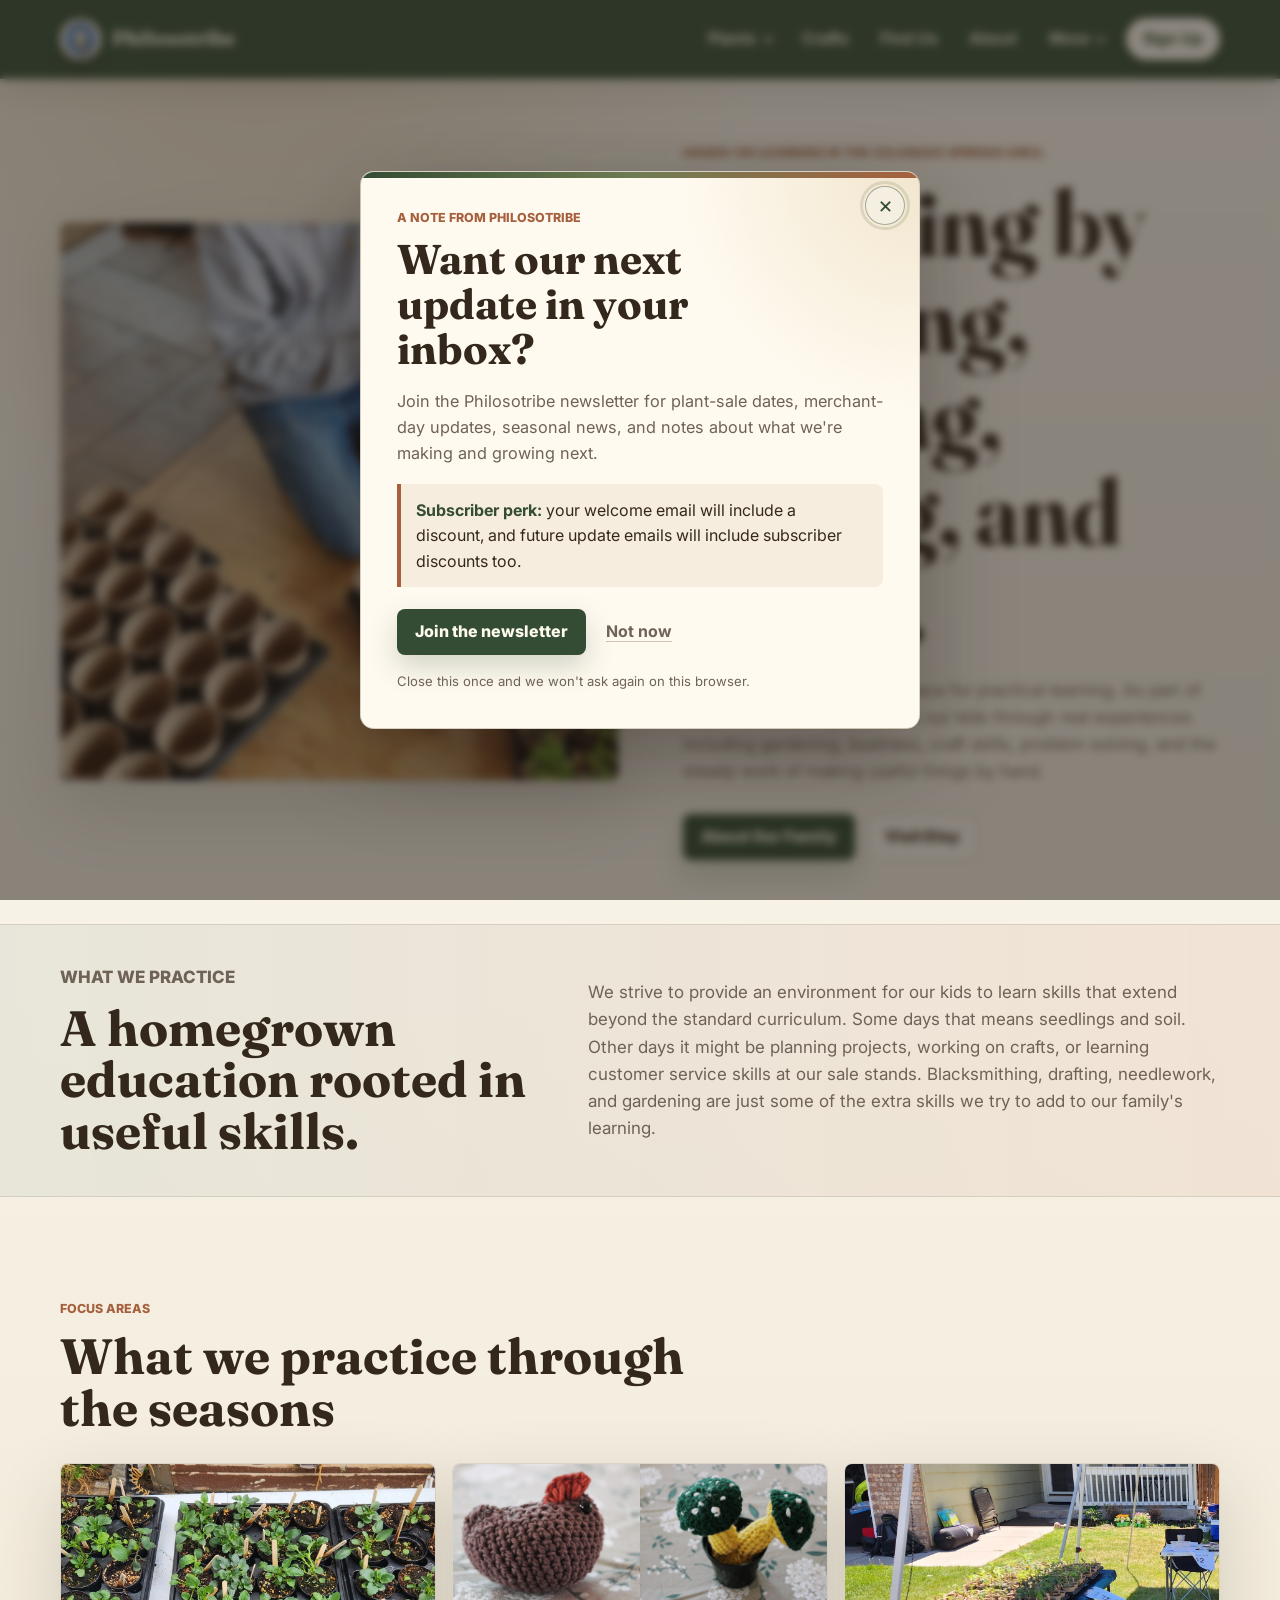
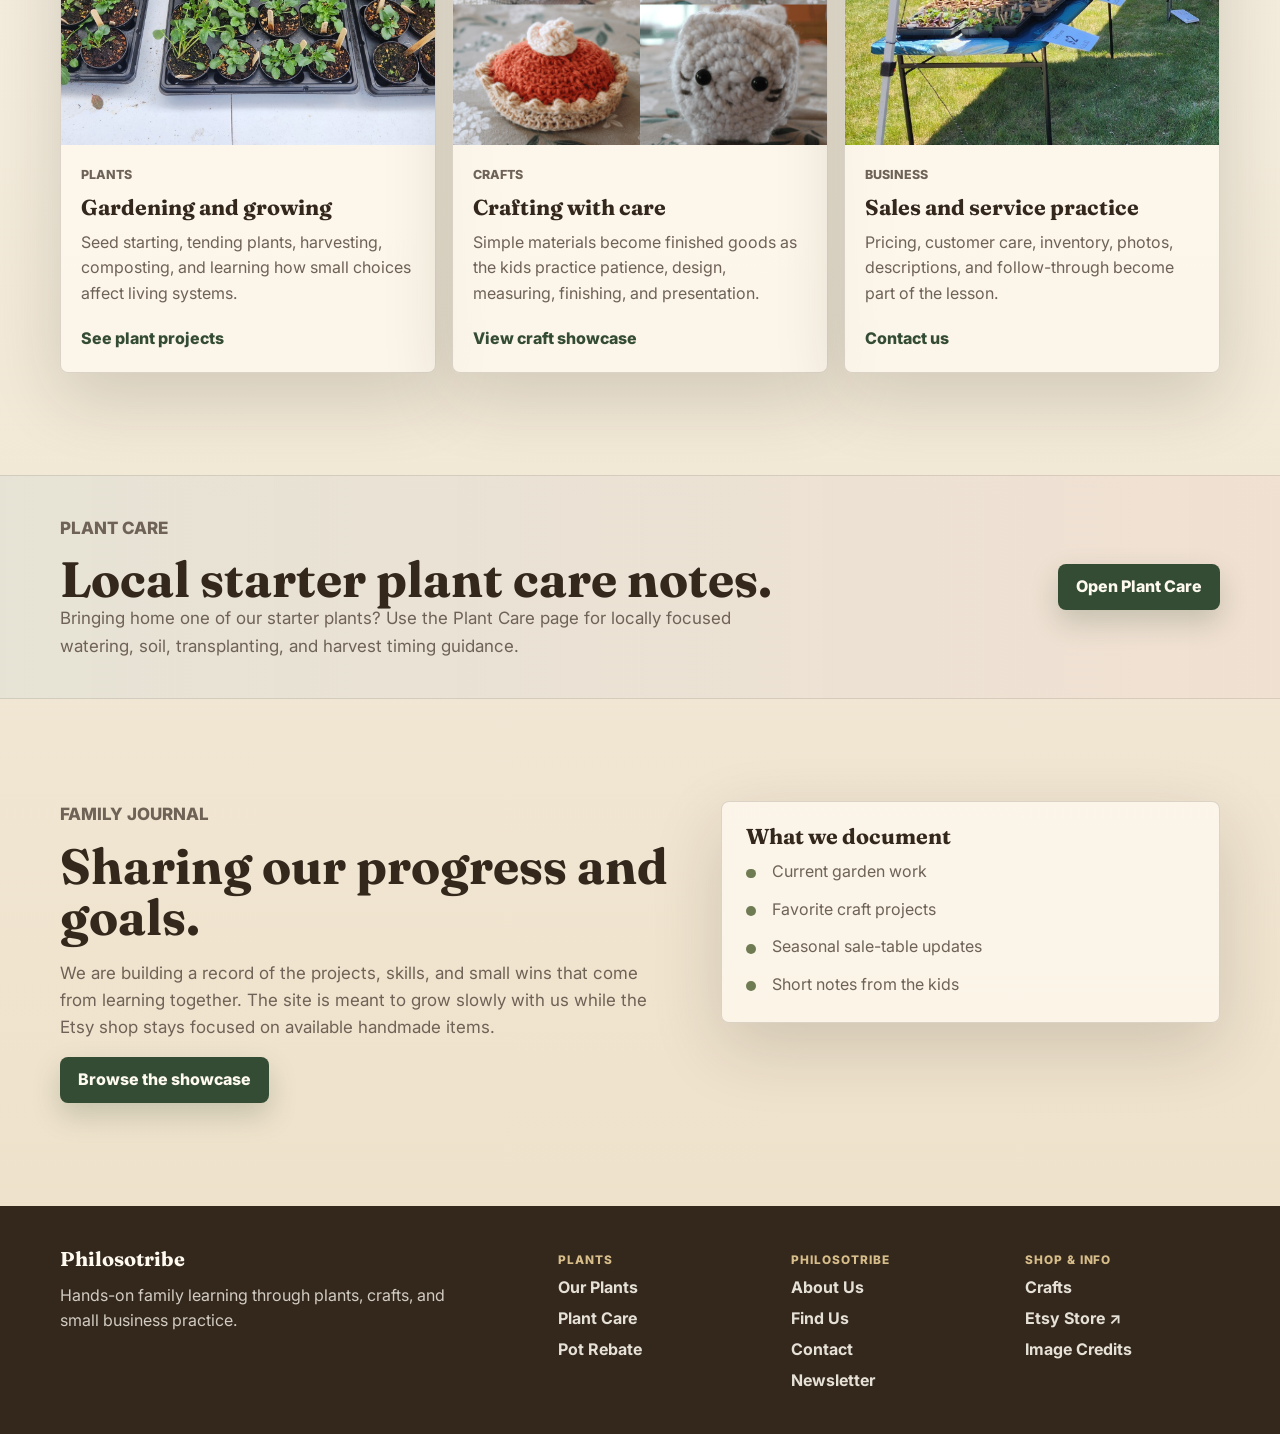
<file: index.html>
<!doctype html>
<html lang="en">
  <head>
    <meta charset="utf-8">
    <meta name="viewport" content="width=device-width, initial-scale=1">
    <meta http-equiv="Cache-Control" content="no-cache, no-store, must-revalidate">
    <meta http-equiv="Pragma" content="no-cache">
    <meta http-equiv="Expires" content="0">
    <meta
      name="description"
      content="Philosotribe is a local Colorado Springs family learning together through gardening, craft, business, and hands-on experience."
    >
    <title>Philosotribe | Hands-On Family Learning</title>
    <link rel="icon" type="image/png" href="assets/img/PhilosotribeIcon.png?v=2026-08-21-5">
    <link rel="apple-touch-icon" href="assets/img/PhilosotribeIcon.png?v=2026-08-21-5">
    <meta property="og:site_name" content="Philosotribe">
    <meta property="og:type" content="website">
    <meta property="og:title" content="Philosotribe | Hands-On Family Learning">
    <meta
      property="og:description"
      content="A Colorado Springs-area family learning through gardening, crafts, small business, and hands-on work."
    >
    <meta property="og:url" content="https://philosotribe.org/">
    <meta property="og:image" content="https://philosotribe.org/assets/img/OpenGraph.jpg?v=2026-08-21-5">
    <meta property="og:image:alt" content="Philosotribe logo">
    <meta name="twitter:card" content="summary_large_image">
    <link rel="preconnect" href="https://fonts.googleapis.com">
    <link rel="preconnect" href="https://fonts.gstatic.com" crossorigin>
    <link
      href="https://fonts.googleapis.com/css2?family=Fraunces:opsz,wght@9..144,600;9..144,700&family=Inter:wght@400;500;600;700&display=swap"
      rel="stylesheet"
    >
    <script>
      (function () {
        window.PHILOSOTRIBE_ASSET_ROOT = "";
        document.write('<script src="assets/js/site-version.js?bootstrap=' + Date.now() + '"><\/script>');
      }());
    </script>
    <script>
      (function () {
        const version = window.PHILOSOTRIBE_SITE_VERSION || "uncached";
        window.PHILOSOTRIBE_ASSET_VERSION = version;

        window.philosotribeAssetUrl = function (url) {
          if (!url || /^(?:data:|blob:|mailto:|tel:|javascript:)/i.test(url)) {
            return url;
          }

          try {
            const absolute = new URL(url, window.location.href);
            if (absolute.origin !== window.location.origin) {
              return url;
            }
          } catch (_) {
            return url;
          }

          const hashIndex = url.indexOf("#");
          const hash = hashIndex >= 0 ? url.slice(hashIndex) : "";
          const withoutHash = hashIndex >= 0 ? url.slice(0, hashIndex) : url;
          const queryIndex = withoutHash.indexOf("?");
          const path = queryIndex >= 0 ? withoutHash.slice(0, queryIndex) : withoutHash;
          const query = queryIndex >= 0 ? withoutHash.slice(queryIndex + 1) : "";
          const params = new URLSearchParams(query);
          params.set("v", version);
          return path + "?" + params.toString() + hash;
        };

        // If this browser has an older cached copy of this page, force a one-time
        // navigation to a versioned HTML URL when the site version changes.
        try {
          const pageKey = "philosotribe-page-version:" + window.location.pathname;
          const previousVersion = window.localStorage.getItem(pageKey);
          const pageUrl = new URL(window.location.href);
          const urlVersion = pageUrl.searchParams.get("_sitev");
          const versionChanged = previousVersion && previousVersion !== version;
          const staleVersionedUrl = urlVersion && urlVersion !== version;

          window.localStorage.setItem(pageKey, version);

          if ((versionChanged || staleVersionedUrl) && urlVersion !== version) {
            pageUrl.searchParams.set("_sitev", version);
            window.location.replace(pageUrl.toString());
            return;
          }
        } catch (_) {
          // Cache-busting of CSS, JS, and images still works when storage is disabled.
        }

        document.querySelectorAll('link[rel~="icon"], link[rel="apple-touch-icon"]').forEach((link) => {
          const href = link.getAttribute("href");
          if (href) {
            link.setAttribute("href", window.philosotribeAssetUrl(href));
          }
        });

        document.write('<link rel="stylesheet" href="' + window.philosotribeAssetUrl("assets/css/styles.css") + '">');
      }());
    </script>
    <noscript><link rel="stylesheet" href="assets/css/styles.css?v=2026-08-21-5"></noscript>
  </head>
  <body>
    <a class="skip-link" href="#main">Skip to content</a>

    <header class="site-header" data-site-header></header>
<main id="main">
      <section class="hero">
        <div class="hero-media">
          <img src="assets/img/site/home-learning.jpg?v=2026-08-21-5" alt="Hands-on potting and transplanting with starter plants">
        </div>
        <div class="hero-copy">
          <p class="eyebrow">Hands-on learning in the Colorado Springs area.</p>
          <h1>Learning by growing, making, selling, and doing.</h1>
          <p class="hero-text">
            Philosotribe is our family's space for practical learning. As part of our homeschooling, we teach our kids through real experiences including
            gardening, business, craft skills, problem solving, and the steady work of making useful things by hand.
          </p>
          <div class="hero-actions" aria-label="Primary links">
            <a class="button button-primary" href="about.html">About Our Family</a>
            <a class="button button-secondary" href="https://www.etsy.com/shop/Philosotribe" target="_blank" rel="noreferrer">Visit Etsy</a>
          </div>
        </div>
      </section>

      <section class="intro-band" aria-labelledby="learning-heading">
        <div class="content-grid">
          <div>
            <p class="eyebrow">What we practice</p>
            <h2 id="learning-heading">A homegrown education rooted in useful skills.</h2>
          </div>
          <p>
            We strive to provide an environment for our kids to learn skills that extend beyond the standard curriculum.
            Some days that means seedlings and soil. Other days it might be planning projects, working on crafts, or learning customer service skills at our sale stands.
            Blacksmithing, drafting, needlework, and gardening are just some of the extra skills we try to add to our family's learning.
          </p>
        </div>
      </section>

      <section class="feature-section" aria-labelledby="focus-heading">
        <div class="section-heading">
          <p class="eyebrow">Focus areas</p>
          <h2 id="focus-heading">What we practice through the seasons</h2>
        </div>

        <div class="feature-grid">
          <a class="feature-card feature-link-card" href="plants.html" aria-label="See plant projects">
            <img src="assets/img/site/home-plants.jpg?v=2026-08-21-5" alt="Trays of young starter plants in nursery pots" loading="lazy">
            <div class="feature-card-body">
              <p class="card-kicker">Plants</p>
              <h3>Gardening and growing</h3>
              <p>Seed starting, tending plants, harvesting, composting, and learning how small choices affect living systems.</p>
              <span class="text-link">See plant projects</span>
            </div>
          </a>

          <a class="feature-card feature-link-card" href="crafts.html" aria-label="View craft showcase">
            <img src="assets/img/site/home-crafts.jpg?v=2026-08-21-5" alt="Collage of handmade crochet chickens, mushrooms, pumpkin pie, and cube cat" loading="lazy">
            <div class="feature-card-body">
              <p class="card-kicker">Crafts</p>
              <h3>Crafting with care</h3>
              <p>Simple materials become finished goods as the kids practice patience, design, measuring, finishing, and presentation.</p>
              <span class="text-link">View craft showcase</span>
            </div>
          </a>

          <a class="feature-card feature-link-card" href="contact.html" aria-label="Contact Philosotribe">
            <img src="assets/img/site/market-table.jpg?v=2026-08-21-5" alt="Starter plants arranged on tables under a market canopy" loading="lazy">
            <div class="feature-card-body">
              <p class="card-kicker">Business</p>
              <h3>Sales and service practice</h3>
              <p>Pricing, customer care, inventory, photos, descriptions, and follow-through become part of the lesson.</p>
              <span class="text-link">Contact us</span>
            </div>
          </a>
        </div>
      </section>

      <section class="cta-band home-plant-care-cta">
        <div>
          <p class="eyebrow">Plant care</p>
          <h2>Local starter plant care notes.</h2>
          <p>
            Bringing home one of our starter plants? Use the Plant Care page for locally focused watering,
            soil, transplanting, and harvest timing guidance.
          </p>
        </div>
        <a class="button button-primary" href="plant-care.html">Open Plant Care</a>
      </section>

      <section class="split-section">
        <div class="split-copy">
          <p class="eyebrow">Family Journal</p>
          <h2>Sharing our progress and goals.</h2>
          <p>
            We are building a record of the projects, skills, and small wins that come from learning together.
            The site is meant to grow slowly with us while the Etsy shop stays focused on available handmade items.
          </p>
          <a class="button button-primary" href="crafts.html">Browse the showcase</a>
        </div>
        <div class="note-panel">
          <h3>What we document</h3>
          <ul class="check-list">
            <li>Current garden work</li>
            <li>Favorite craft projects</li>
            <li>Seasonal sale-table updates</li>
            <li>Short notes from the kids</li>
          </ul>
        </div>
      </section>
    </main>

    <footer class="site-footer" data-site-footer></footer>
<script>


      document.write('<script src="' + window.philosotribeAssetUrl("assets/js/site-navigation.js") + '"><\/script>');



      document.write('<script src="' + window.philosotribeAssetUrl("assets/js/main.js") + '"><\/script>');


    </script>
  </body>
</html>
</file>
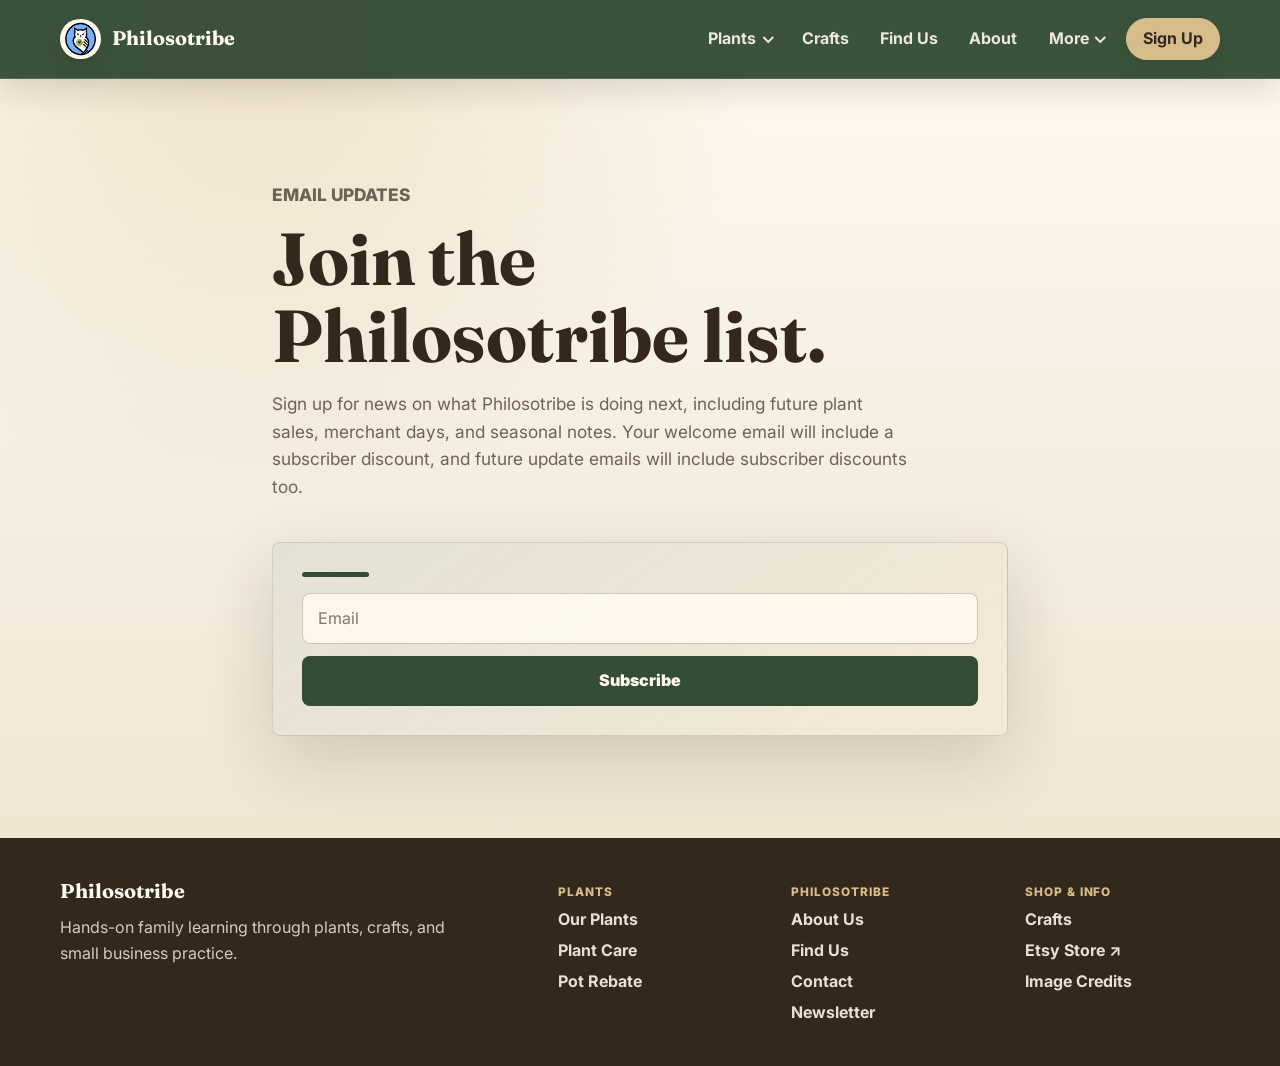
<file: sign-up/index.html>
<!doctype html>
<html lang="en">
  <head>
    <meta charset="utf-8">
    <meta name="viewport" content="width=device-width, initial-scale=1">
    <meta http-equiv="Cache-Control" content="no-cache, no-store, must-revalidate">
    <meta http-equiv="Pragma" content="no-cache">
    <meta http-equiv="Expires" content="0">
    <meta
      name="description"
      content="Sign up for Philosotribe email updates about plant sales, merchant days, seasonal notes, and subscriber discounts."
    >
    <title>Sign Up | Philosotribe</title>
    <link rel="icon" type="image/png" href="../assets/img/PhilosotribeIcon.png?v=2026-08-21-5">
    <link rel="apple-touch-icon" href="../assets/img/PhilosotribeIcon.png?v=2026-08-21-5">
    <meta property="og:site_name" content="Philosotribe">
    <meta property="og:type" content="website">
    <meta property="og:title" content="Sign Up | Philosotribe">
    <meta
      property="og:description"
      content="Join Philosotribe email updates for future sales, merchant days, and subscriber notes."
    >
    <meta property="og:url" content="https://philosotribe.org/sign-up/">
    <meta property="og:image" content="https://philosotribe.org/assets/img/OpenGraph.jpg?v=2026-08-21-5">
    <meta property="og:image:alt" content="Philosotribe logo">
    <meta name="twitter:card" content="summary_large_image">
    <link rel="canonical" href="https://philosotribe.org/sign-up/">
    <link rel="preconnect" href="https://fonts.googleapis.com">
    <link rel="preconnect" href="https://fonts.gstatic.com" crossorigin>
    <link rel="preconnect" href="https://assets.mailerlite.com">
    <link rel="preconnect" href="https://groot.mailerlite.com">
    <link
      href="https://fonts.googleapis.com/css2?family=Fraunces:opsz,wght@9..144,600;9..144,700&family=Inter:wght@400;500;600;700&display=swap"
      rel="stylesheet"
    >
    <script>
      (function () {
        window.PHILOSOTRIBE_ASSET_ROOT = "../";
        document.write('<script src="../assets/js/site-version.js?bootstrap=' + Date.now() + '"><\/script>');
      }());
    </script>
    <script>
      (function () {
        const version = window.PHILOSOTRIBE_SITE_VERSION || "uncached";
        window.PHILOSOTRIBE_ASSET_VERSION = version;

        window.philosotribeAssetUrl = function (url) {
          if (!url || /^(?:data:|blob:|mailto:|tel:|javascript:)/i.test(url)) {
            return url;
          }

          try {
            const absolute = new URL(url, window.location.href);
            if (absolute.origin !== window.location.origin) {
              return url;
            }
          } catch (_) {
            return url;
          }

          const hashIndex = url.indexOf("#");
          const hash = hashIndex >= 0 ? url.slice(hashIndex) : "";
          const withoutHash = hashIndex >= 0 ? url.slice(0, hashIndex) : url;
          const queryIndex = withoutHash.indexOf("?");
          const path = queryIndex >= 0 ? withoutHash.slice(0, queryIndex) : withoutHash;
          const query = queryIndex >= 0 ? withoutHash.slice(queryIndex + 1) : "";
          const params = new URLSearchParams(query);
          params.set("v", version);
          return path + "?" + params.toString() + hash;
        };

        // If this browser has an older cached copy of this page, force a one-time
        // navigation to a versioned HTML URL when the site version changes.
        try {
          const pageKey = "philosotribe-page-version:" + window.location.pathname;
          const previousVersion = window.localStorage.getItem(pageKey);
          const pageUrl = new URL(window.location.href);
          const urlVersion = pageUrl.searchParams.get("_sitev");
          const versionChanged = previousVersion && previousVersion !== version;
          const staleVersionedUrl = urlVersion && urlVersion !== version;

          window.localStorage.setItem(pageKey, version);

          if ((versionChanged || staleVersionedUrl) && urlVersion !== version) {
            pageUrl.searchParams.set("_sitev", version);
            window.location.replace(pageUrl.toString());
            return;
          }
        } catch (_) {
          // Cache-busting of CSS, JS, and images still works when storage is disabled.
        }

        document.querySelectorAll('link[rel~="icon"], link[rel="apple-touch-icon"]').forEach((link) => {
          const href = link.getAttribute("href");
          if (href) {
            link.setAttribute("href", window.philosotribeAssetUrl(href));
          }
        });

        document.write('<link rel="stylesheet" href="' + window.philosotribeAssetUrl("../assets/css/styles.css") + '">');
      }());
    </script>
    <noscript><link rel="stylesheet" href="../assets/css/styles.css?v=2026-08-21-5"></noscript>
  </head>
  <body>
    <a class="skip-link" href="#main">Skip to content</a>

    <header class="site-header" data-site-header></header>
<main id="main">
      <section class="signup-section signup-page" aria-labelledby="signup-heading">
        <div class="signup-layout">
          <div class="signup-copy">
            <p class="eyebrow">Email updates</p>
            <h1 id="signup-heading">Join the Philosotribe list.</h1>
            <p>
              Sign up for news on what Philosotribe is doing next, including future plant sales, merchant days,
              and seasonal notes. Your welcome email will include a subscriber discount, and future update emails
              will include subscriber discounts too.
            </p>
          </div>

          <div class="signup-form-panel mailerlite-signup" aria-label="Newsletter sign up form">
            <div id="mlb2-42005301" class="ml-form-embedContainer ml-subscribe-form ml-subscribe-form-42005301">
              <div class="ml-form-align-center">
                <div class="ml-form-embedWrapper embedForm">
                  <div class="ml-form-embedBody ml-form-embedBodyDefault row-form">
                    <form
                      class="ml-block-form"
                      action="https://assets.mailerlite.com/jsonp/2394522/forms/189005513212561051/subscribe"
                      data-code=""
                      method="post"
                      target="_blank"
                    >
                      <div class="ml-form-formContent">
                        <div class="ml-form-fieldRow ml-last-item">
                          <div class="ml-field-group ml-field-email ml-validate-email ml-validate-required">
                            <label class="sr-only" for="newsletter-email">Email</label>
                            <input
                              id="newsletter-email"
                              aria-label="email"
                              aria-required="true"
                              type="email"
                              class="form-control"
                              data-inputmask=""
                              name="fields[email]"
                              placeholder="Email"
                              autocomplete="email"
                            >
                          </div>
                        </div>
                      </div>

                      <input type="hidden" name="ml-submit" value="1">

                      <div class="ml-form-embedSubmit">
                        <button type="submit" class="primary">Subscribe</button>
                        <button disabled="disabled" style="display: none;" type="button" class="loading">
                          <div class="ml-form-embedSubmitLoad"></div>
                          <span class="sr-only">Loading...</span>
                        </button>
                      </div>

                      <input type="hidden" name="anticsrf" value="true">
                    </form>
                  </div>

                  <div class="ml-form-successBody row-success" style="display: none">
                    <div class="ml-form-successContent">
                      <h4>Thank you!</h4>
                      <p>You have successfully joined our subscriber list.</p>
                    </div>
                  </div>
                </div>
              </div>
            </div>
          </div>
        </div>
      </section>
    </main>

    <footer class="site-footer" data-site-footer></footer>
<script>
      function ml_webform_success_42005301() {
        var $ = ml_jQuery || jQuery;
        $(".ml-subscribe-form-42005301 .row-success").show();
        $(".ml-subscribe-form-42005301 .row-form").hide();
      }
    </script>
    <script src="https://groot.mailerlite.com/js/w/webforms.min.js?vb397d78ebaa8a0f631d35384c46d781b" type="text/javascript"></script>
    <script>
      fetch("https://assets.mailerlite.com/jsonp/2394522/forms/189005513212561051/takel");
    </script>
    <script>

      document.write('<script src="' + window.philosotribeAssetUrl("../assets/js/site-navigation.js") + '"><\/script>');


      document.write('<script src="' + window.philosotribeAssetUrl("../assets/js/main.js") + '"><\/script>');

    </script>
  </body>
</html>
</file>
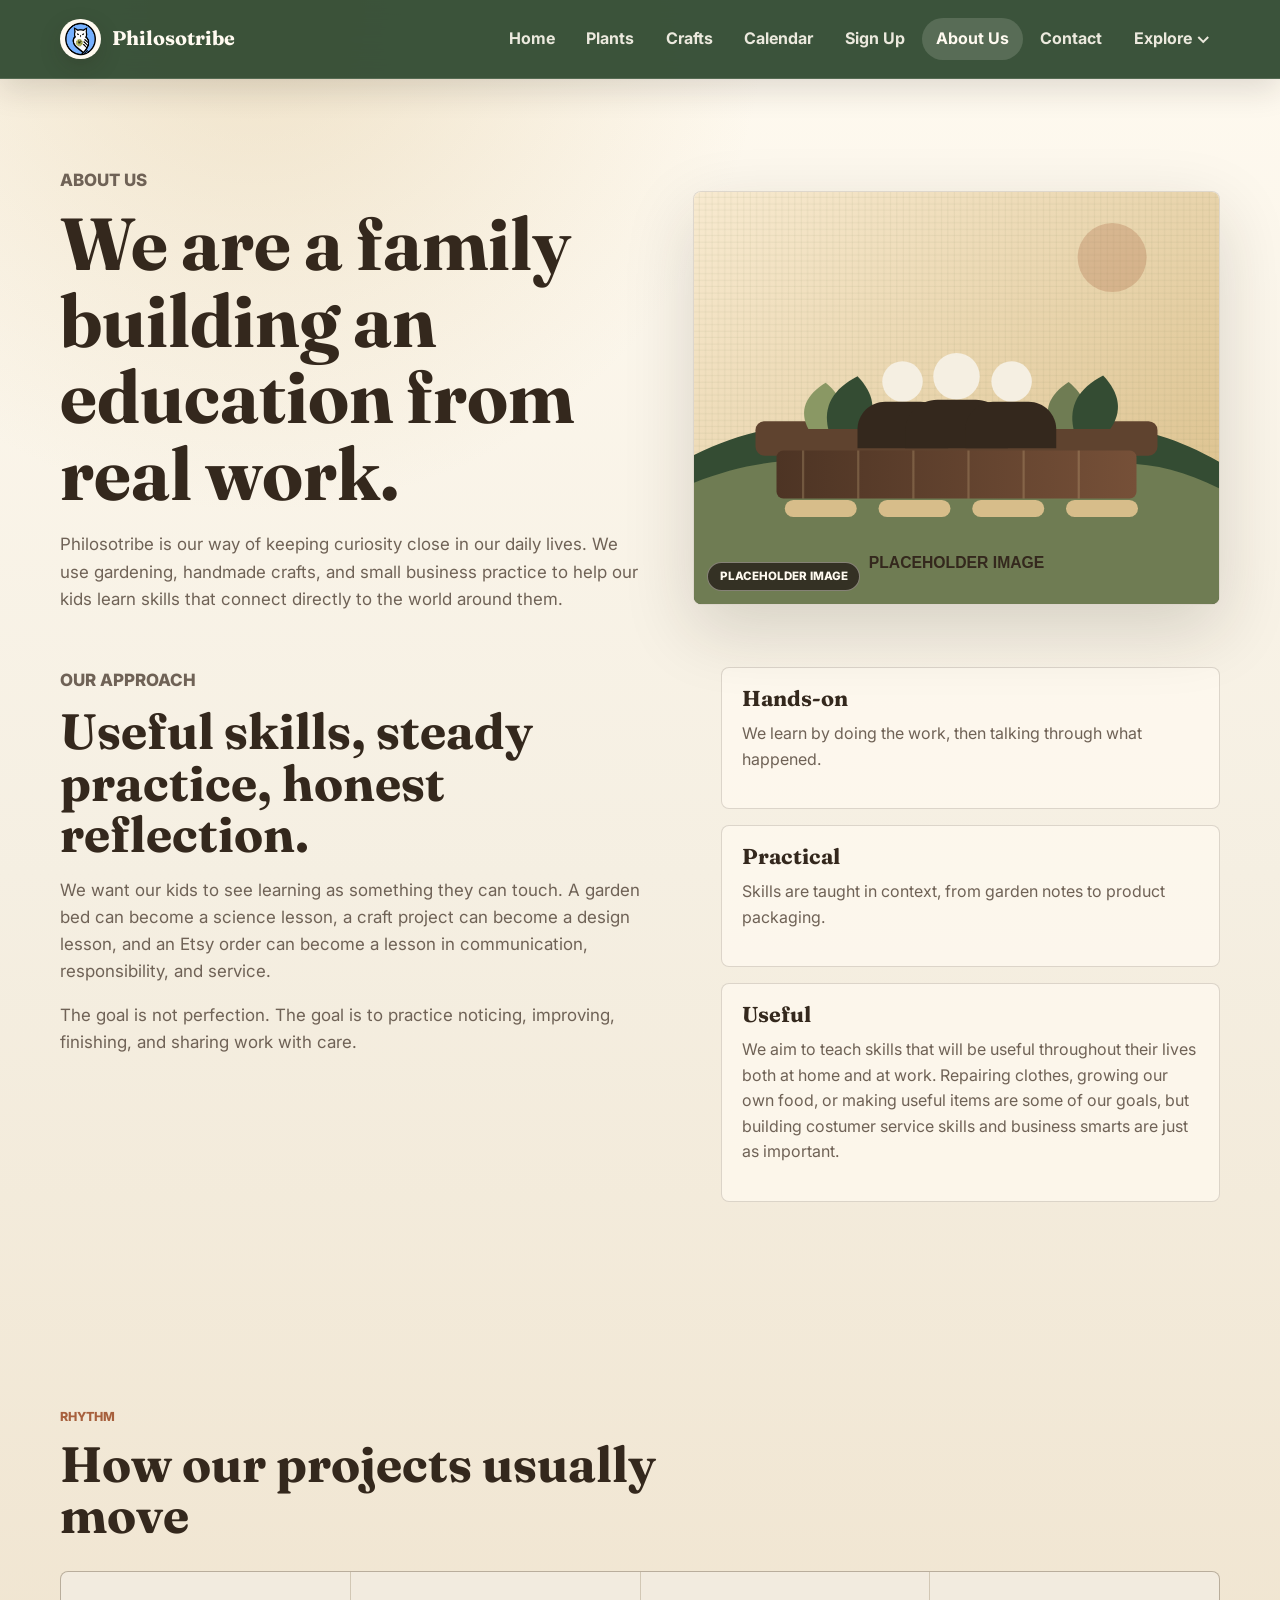
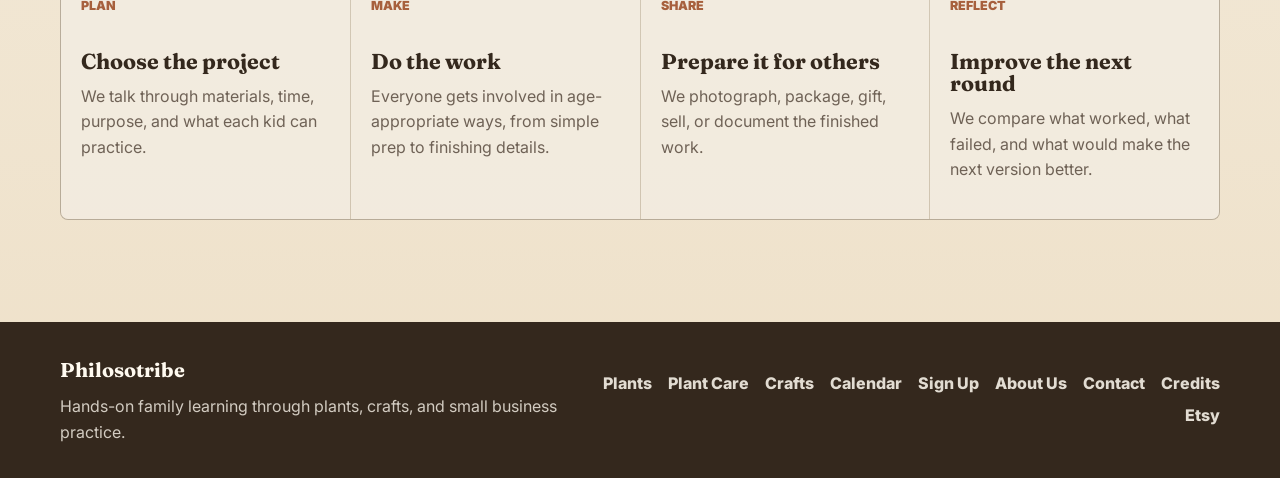
<file: about.html>
<!doctype html>
<html lang="en">
  <head>
    <meta charset="utf-8">
    <meta name="viewport" content="width=device-width, initial-scale=1">
    <meta http-equiv="Cache-Control" content="no-cache, no-store, must-revalidate">
    <meta http-equiv="Pragma" content="no-cache">
    <meta http-equiv="Expires" content="0">
    <meta
      name="description"
      content="About Philosotribe, a family using gardening, crafts, and small business practice as hands-on education."
    >
    <title>About Us | Philosotribe</title>
    <link rel="icon" type="image/png" href="assets/img/PhilosotribeIcon.png?v=2026-08-08-1">
    <link rel="apple-touch-icon" href="assets/img/PhilosotribeIcon.png?v=2026-08-08-1">
    <meta property="og:site_name" content="Philosotribe">
    <meta property="og:type" content="website">
    <meta property="og:title" content="About Us | Philosotribe">
    <meta
      property="og:description"
      content="A Colorado Springs-area family learning through gardening, crafts, business habits, and hands-on experience."
    >
    <meta property="og:url" content="https://philosotribe.org/about.html">
    <meta property="og:image" content="https://philosotribe.org/assets/img/OpenGraph.jpg?v=2026-08-08-1">
    <meta property="og:image:alt" content="Philosotribe logo">
    <meta name="twitter:card" content="summary_large_image">
    <link rel="preconnect" href="https://fonts.googleapis.com">
    <link rel="preconnect" href="https://fonts.gstatic.com" crossorigin>
    <link
      href="https://fonts.googleapis.com/css2?family=Fraunces:opsz,wght@9..144,600;9..144,700&family=Inter:wght@400;500;600;700&display=swap"
      rel="stylesheet"
    >
    <script>
      (function () {
        window.PHILOSOTRIBE_ASSET_ROOT = "";
        document.write('<script src="assets/js/site-version.js?bootstrap=' + Date.now() + '"><\/script>');
      }());
    </script>
    <script>
      (function () {
        const version = window.PHILOSOTRIBE_SITE_VERSION || "uncached";
        window.PHILOSOTRIBE_ASSET_VERSION = version;

        window.philosotribeAssetUrl = function (url) {
          if (!url || /^(?:data:|blob:|mailto:|tel:|javascript:)/i.test(url)) {
            return url;
          }

          try {
            const absolute = new URL(url, window.location.href);
            if (absolute.origin !== window.location.origin) {
              return url;
            }
          } catch (_) {
            return url;
          }

          const hashIndex = url.indexOf("#");
          const hash = hashIndex >= 0 ? url.slice(hashIndex) : "";
          const withoutHash = hashIndex >= 0 ? url.slice(0, hashIndex) : url;
          const queryIndex = withoutHash.indexOf("?");
          const path = queryIndex >= 0 ? withoutHash.slice(0, queryIndex) : withoutHash;
          const query = queryIndex >= 0 ? withoutHash.slice(queryIndex + 1) : "";
          const params = new URLSearchParams(query);
          params.set("v", version);
          return path + "?" + params.toString() + hash;
        };

        // If this browser has an older cached copy of this page, force a one-time
        // navigation to a versioned HTML URL when the site version changes.
        try {
          const pageKey = "philosotribe-page-version:" + window.location.pathname;
          const previousVersion = window.localStorage.getItem(pageKey);
          const pageUrl = new URL(window.location.href);
          const urlVersion = pageUrl.searchParams.get("_sitev");
          const versionChanged = previousVersion && previousVersion !== version;
          const staleVersionedUrl = urlVersion && urlVersion !== version;

          window.localStorage.setItem(pageKey, version);

          if ((versionChanged || staleVersionedUrl) && urlVersion !== version) {
            pageUrl.searchParams.set("_sitev", version);
            window.location.replace(pageUrl.toString());
            return;
          }
        } catch (_) {
          // Cache-busting of CSS, JS, and images still works when storage is disabled.
        }

        document.querySelectorAll('link[rel~="icon"], link[rel="apple-touch-icon"]').forEach((link) => {
          const href = link.getAttribute("href");
          if (href) {
            link.setAttribute("href", window.philosotribeAssetUrl(href));
          }
        });

        document.write('<link rel="stylesheet" href="' + window.philosotribeAssetUrl("assets/css/styles.css") + '">');
      }());
    </script>
    <noscript><link rel="stylesheet" href="assets/css/styles.css?v=2026-08-08-1"></noscript>
  </head>
  <body>
    <a class="skip-link" href="#main">Skip to content</a>

    <header class="site-header" data-site-header>
      <nav class="nav-shell" aria-label="Main navigation">
        <a class="brand" href="index.html" aria-label="Philosotribe home">
          <span class="brand-mark" aria-hidden="true"><img src="assets/img/PhilosotribeIcon.png?v=2026-08-08-1" alt=""></span>
          <span class="brand-text">Philosotribe</span>
        </a>

        <button class="nav-toggle" type="button" aria-expanded="false" aria-controls="site-menu" data-nav-toggle>
          <span class="nav-toggle-line"></span>
          <span class="nav-toggle-line"></span>
          <span class="nav-toggle-line"></span>
          <span class="sr-only">Menu</span>
        </button>

        <div class="site-menu" id="site-menu" data-site-menu>
          <a class="nav-link" href="index.html">Home</a>
          <a class="nav-link" href="plants.html">Plants</a>
          <a class="nav-link" href="crafts.html">Crafts</a>
          <a class="nav-link" href="calendar.html">Calendar</a>
          <a class="nav-link" href="sign-up/">Sign Up</a>
          <a class="nav-link active" href="about.html" aria-current="page">About Us</a>
          <a class="nav-link" href="contact.html">Contact</a>

          <div class="dropdown" data-dropdown>
            <button class="nav-link dropdown-trigger" type="button" aria-expanded="false" aria-controls="explore-menu" data-dropdown-trigger>
              Explore
              <span class="chevron" aria-hidden="true"></span>
            </button>
            <div class="dropdown-menu" id="explore-menu" data-dropdown-menu>
              <a href="plants.html">Plant Projects</a>
              <a href="plant-care.html">Plant Care</a>
              <a href="crafts.html">Craft Showcase</a>
              <a href="calendar.html">Merchant Calendar</a>
              <a href="sign-up/">Newsletter Sign Up</a>
              <a href="about.html">Our Story</a>
              <a href="contact.html">Get in Touch</a>
              <a href="https://www.etsy.com/shop/Philosotribe" target="_blank" rel="noreferrer">Etsy Store</a>
            </div>
          </div>
        </div>
      </nav>
    </header>

    <main id="main">
      <section class="page-hero">
        <div>
          <p class="eyebrow">About us</p>
          <h1>We are a family building an education from real work.</h1>
          <p>
            Philosotribe is our way of keeping curiosity close in our daily lives. We use gardening, handmade crafts,
            and small business practice to help our kids learn skills that connect directly to the world around them.
          </p>
        </div>
        <div class="page-hero-media">
          <img src="assets/img/placeholders/family-garden-placeholder.svg?v=2026-08-08-1" alt="Placeholder illustration of a family learning table">
          <span class="placeholder-badge">Placeholder image</span>
        </div>
      </section>

      <section class="story-section" aria-labelledby="story-heading">
        <div class="story-copy">
          <p class="eyebrow">Our approach</p>
          <h2 id="story-heading">Useful skills, steady practice, honest reflection.</h2>
          <p>
            We want our kids to see learning as something they can touch. A garden bed can become a science lesson,
            a craft project can become a design lesson, and an Etsy order can become a lesson in communication,
            responsibility, and service.
          </p>
          <p>
            The goal is not perfection. The goal is to practice noticing, improving, finishing, and sharing work with care.
          </p>
        </div>
        <div class="values-list">
          <article>
            <h3>Hands-on</h3>
            <p>We learn by doing the work, then talking through what happened.</p>
          </article>
          <article>
            <h3>Practical</h3>
            <p>Skills are taught in context, from garden notes to product packaging.</p>
          </article>
          <article>
            <h3>Useful</h3>
            <p>We aim to teach skills that will be useful throughout their lives both at home and at work. Repairing clothes, growing our own food, or making useful items are some of our goals, but building costumer service skills and business smarts are just as important.</p>
          </article>
        </div>
      </section>

      <section class="timeline-section" aria-labelledby="rhythm-heading">
        <div class="section-heading">
          <p class="eyebrow">Rhythm</p>
          <h2 id="rhythm-heading">How our projects usually move</h2>
        </div>
        <div class="timeline">
          <article>
            <span>Plan</span>
            <h3>Choose the project</h3>
            <p>We talk through materials, time, purpose, and what each kid can practice.</p>
          </article>
          <article>
            <span>Make</span>
            <h3>Do the work</h3>
            <p>Everyone gets involved in age-appropriate ways, from simple prep to finishing details.</p>
          </article>
          <article>
            <span>Share</span>
            <h3>Prepare it for others</h3>
            <p>We photograph, package, gift, sell, or document the finished work.</p>
          </article>
          <article>
            <span>Reflect</span>
            <h3>Improve the next round</h3>
            <p>We compare what worked, what failed, and what would make the next version better.</p>
          </article>
        </div>
      </section>
    </main>

    <footer class="site-footer">
      <div class="footer-inner">
        <div>
          <a class="footer-brand" href="index.html">Philosotribe</a>
          <p>Hands-on family learning through plants, crafts, and small business practice.</p>
        </div>
        <div class="footer-links" aria-label="Footer navigation">
          <a href="plants.html">Plants</a>
          <a href="plant-care.html">Plant Care</a>
          <a href="crafts.html">Crafts</a>
          <a href="calendar.html">Calendar</a>
          <a href="sign-up/">Sign Up</a>
          <a href="about.html">About Us</a>
          <a href="contact.html">Contact</a>
          <a href="credits.html">Credits</a>
          <a href="https://www.etsy.com/shop/Philosotribe" target="_blank" rel="noreferrer">Etsy</a>
        </div>
      </div>
    </footer>

    <script>


      document.write('<script src="' + window.philosotribeAssetUrl("assets/js/main.js") + '"><\/script>');


    </script>
  </body>
</html>
</file>
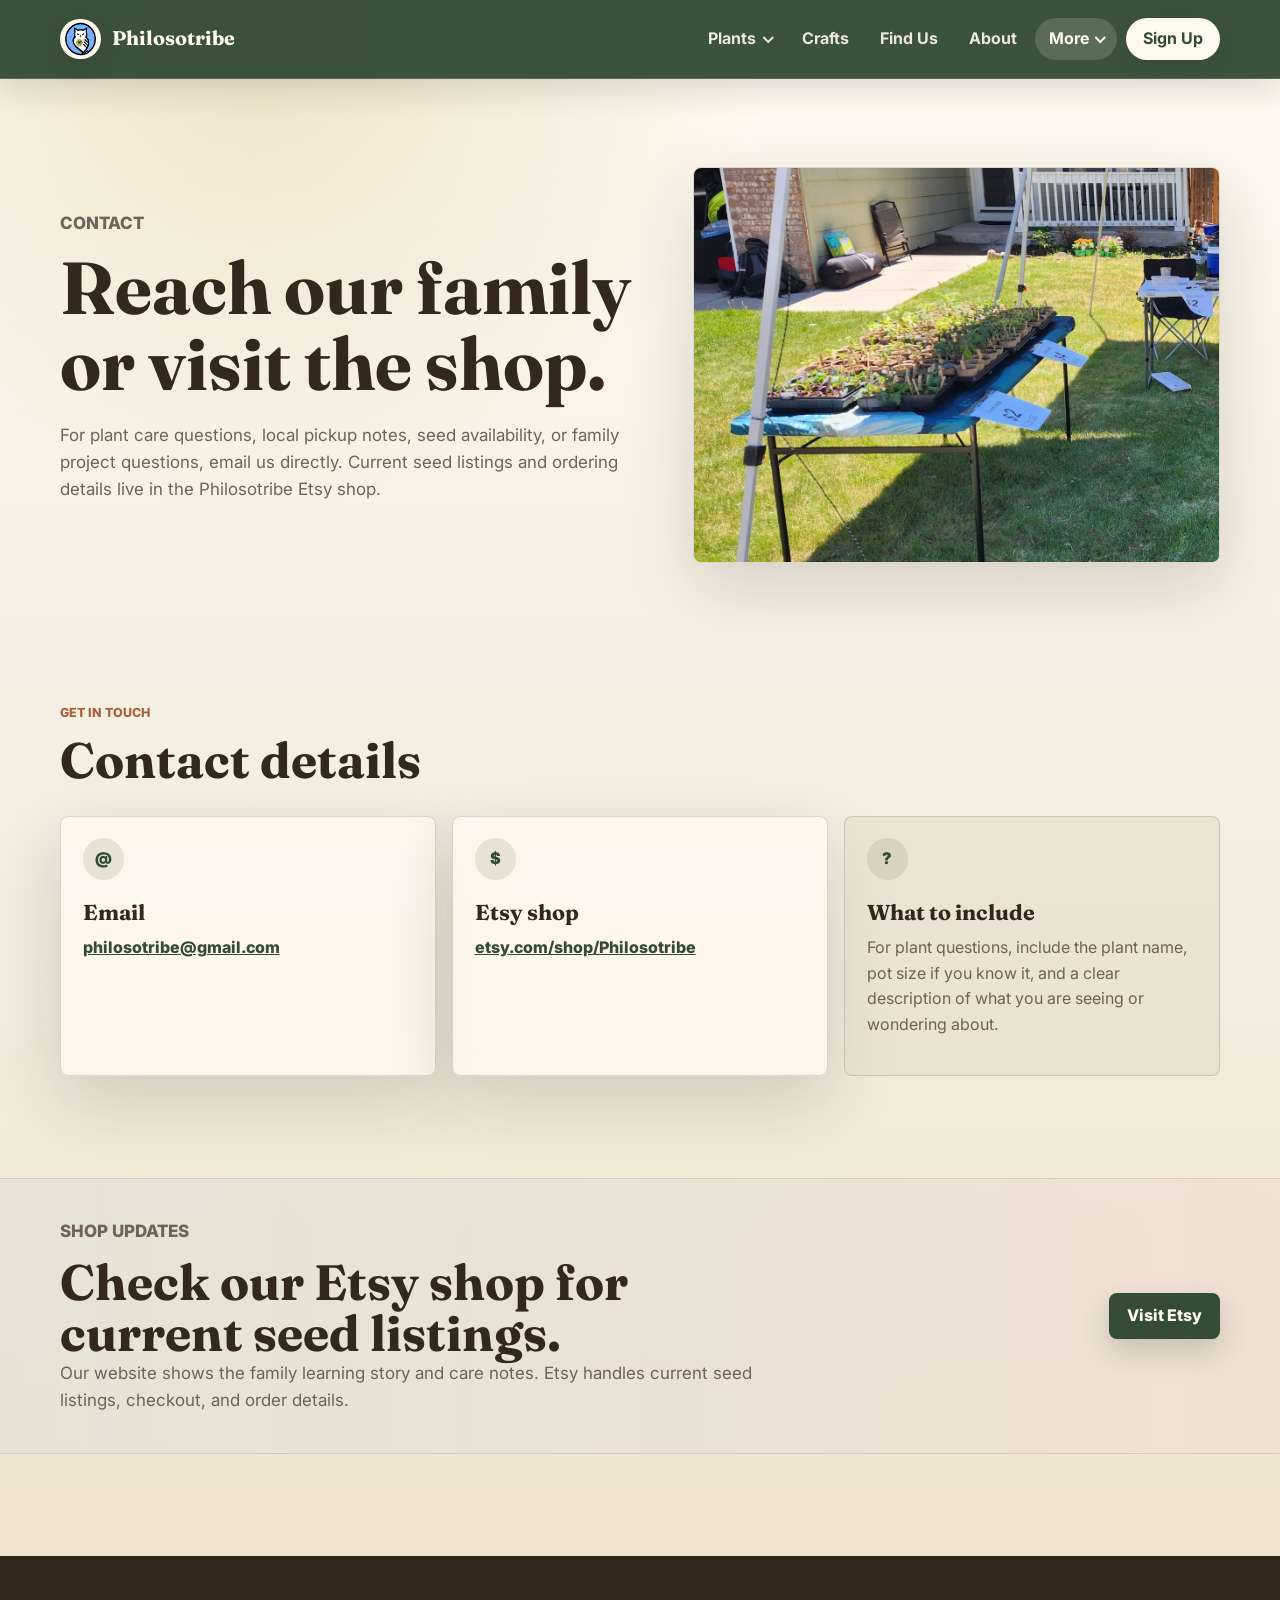
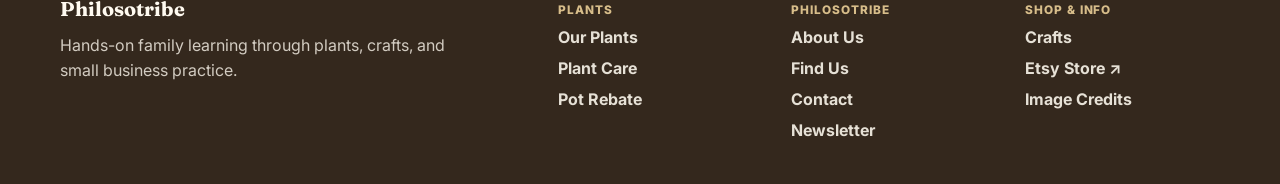
<file: contact.html>
<!doctype html>
<html lang="en">
  <head>
    <meta charset="utf-8">
    <meta name="viewport" content="width=device-width, initial-scale=1">
    <meta http-equiv="Cache-Control" content="no-cache, no-store, must-revalidate">
    <meta http-equiv="Pragma" content="no-cache">
    <meta http-equiv="Expires" content="0">
    <meta
      name="description"
      content="Contact Philosotribe for plant care questions, local pickup notes, and family project questions."
    >
    <title>Contact | Philosotribe</title>
    <link rel="icon" type="image/png" href="assets/img/PhilosotribeIcon.png?v=2026-08-21-5">
    <link rel="apple-touch-icon" href="assets/img/PhilosotribeIcon.png?v=2026-08-21-5">
    <meta property="og:site_name" content="Philosotribe">
    <meta property="og:type" content="website">
    <meta property="og:title" content="Contact | Philosotribe">
    <meta
      property="og:description"
      content="Contact Philosotribe for plant care questions, local pickup notes, and family project questions."
    >
    <meta property="og:url" content="https://philosotribe.org/contact.html">
    <meta property="og:image" content="https://philosotribe.org/assets/img/OpenGraph.jpg?v=2026-08-21-5">
    <meta property="og:image:alt" content="Philosotribe logo">
    <meta name="twitter:card" content="summary_large_image">
    <link rel="preconnect" href="https://fonts.googleapis.com">
    <link rel="preconnect" href="https://fonts.gstatic.com" crossorigin>
    <link
      href="https://fonts.googleapis.com/css2?family=Fraunces:opsz,wght@9..144,600;9..144,700&family=Inter:wght@400;500;600;700&display=swap"
      rel="stylesheet"
    >
    <script>
      (function () {
        window.PHILOSOTRIBE_ASSET_ROOT = "";
        document.write('<script src="assets/js/site-version.js?bootstrap=' + Date.now() + '"><\/script>');
      }());
    </script>
    <script>
      (function () {
        const version = window.PHILOSOTRIBE_SITE_VERSION || "uncached";
        window.PHILOSOTRIBE_ASSET_VERSION = version;

        window.philosotribeAssetUrl = function (url) {
          if (!url || /^(?:data:|blob:|mailto:|tel:|javascript:)/i.test(url)) {
            return url;
          }

          try {
            const absolute = new URL(url, window.location.href);
            if (absolute.origin !== window.location.origin) {
              return url;
            }
          } catch (_) {
            return url;
          }

          const hashIndex = url.indexOf("#");
          const hash = hashIndex >= 0 ? url.slice(hashIndex) : "";
          const withoutHash = hashIndex >= 0 ? url.slice(0, hashIndex) : url;
          const queryIndex = withoutHash.indexOf("?");
          const path = queryIndex >= 0 ? withoutHash.slice(0, queryIndex) : withoutHash;
          const query = queryIndex >= 0 ? withoutHash.slice(queryIndex + 1) : "";
          const params = new URLSearchParams(query);
          params.set("v", version);
          return path + "?" + params.toString() + hash;
        };

        // If this browser has an older cached copy of this page, force a one-time
        // navigation to a versioned HTML URL when the site version changes.
        try {
          const pageKey = "philosotribe-page-version:" + window.location.pathname;
          const previousVersion = window.localStorage.getItem(pageKey);
          const pageUrl = new URL(window.location.href);
          const urlVersion = pageUrl.searchParams.get("_sitev");
          const versionChanged = previousVersion && previousVersion !== version;
          const staleVersionedUrl = urlVersion && urlVersion !== version;

          window.localStorage.setItem(pageKey, version);

          if ((versionChanged || staleVersionedUrl) && urlVersion !== version) {
            pageUrl.searchParams.set("_sitev", version);
            window.location.replace(pageUrl.toString());
            return;
          }
        } catch (_) {
          // Cache-busting of CSS, JS, and images still works when storage is disabled.
        }

        document.querySelectorAll('link[rel~="icon"], link[rel="apple-touch-icon"]').forEach((link) => {
          const href = link.getAttribute("href");
          if (href) {
            link.setAttribute("href", window.philosotribeAssetUrl(href));
          }
        });

        document.write('<link rel="stylesheet" href="' + window.philosotribeAssetUrl("assets/css/styles.css") + '">');
      }());
    </script>
    <noscript><link rel="stylesheet" href="assets/css/styles.css?v=2026-08-21-5"></noscript>
  </head>
  <body>
    <a class="skip-link" href="#main">Skip to content</a>

    <header class="site-header" data-site-header></header>
<main id="main">
      <section class="page-hero contact-hero">
        <div>
          <p class="eyebrow">Contact</p>
          <h1>Reach our family or visit the shop.</h1>
          <p>
            For plant care questions, local pickup notes, seed availability, or family project questions, email us directly.
            Current seed listings and ordering details live in the Philosotribe Etsy shop.
          </p>
        </div>
        <div class="page-hero-media">
          <img src="assets/img/site/market-table.jpg?v=2026-08-21-5" alt="Starter plants arranged on a table beneath our market canopy">
        </div>
      </section>

      <section class="contact-section" aria-labelledby="contact-heading">
        <div class="section-heading">
          <p class="eyebrow">Get in touch</p>
          <h2 id="contact-heading">Contact details</h2>
        </div>

        <div class="contact-grid">
          <article class="contact-card">
            <span class="contact-icon" aria-hidden="true">@</span>
            <h3>Email</h3>
            <p><a href="mailto:philosotribe@gmail.com">philosotribe@gmail.com</a></p>
          </article>

          <article class="contact-card">
            <span class="contact-icon" aria-hidden="true">$</span>
            <h3>Etsy shop</h3>
            <p><a href="https://www.etsy.com/shop/Philosotribe" target="_blank" rel="noreferrer">etsy.com/shop/Philosotribe</a></p>
          </article>

          <article class="contact-card muted-card">
            <span class="contact-icon" aria-hidden="true">?</span>
            <h3>What to include</h3>
            <p>For plant questions, include the plant name, pot size if you know it, and a clear description of what you are seeing or wondering about.</p>
          </article>
        </div>
      </section>

      <section class="cta-band">
        <div>
          <p class="eyebrow">Shop updates</p>
          <h2>Check our Etsy shop for current seed listings.</h2>
          <p>Our website shows the family learning story and care notes. Etsy handles current seed listings, checkout, and order details.</p>
        </div>
        <a class="button button-primary" href="https://www.etsy.com/shop/Philosotribe" target="_blank" rel="noreferrer">Visit Etsy</a>
      </section>
    </main>

    <footer class="site-footer" data-site-footer></footer>
<script>


      document.write('<script src="' + window.philosotribeAssetUrl("assets/js/site-navigation.js") + '"><\/script>');



      document.write('<script src="' + window.philosotribeAssetUrl("assets/js/main.js") + '"><\/script>');


    </script>
  </body>
</html>
</file>
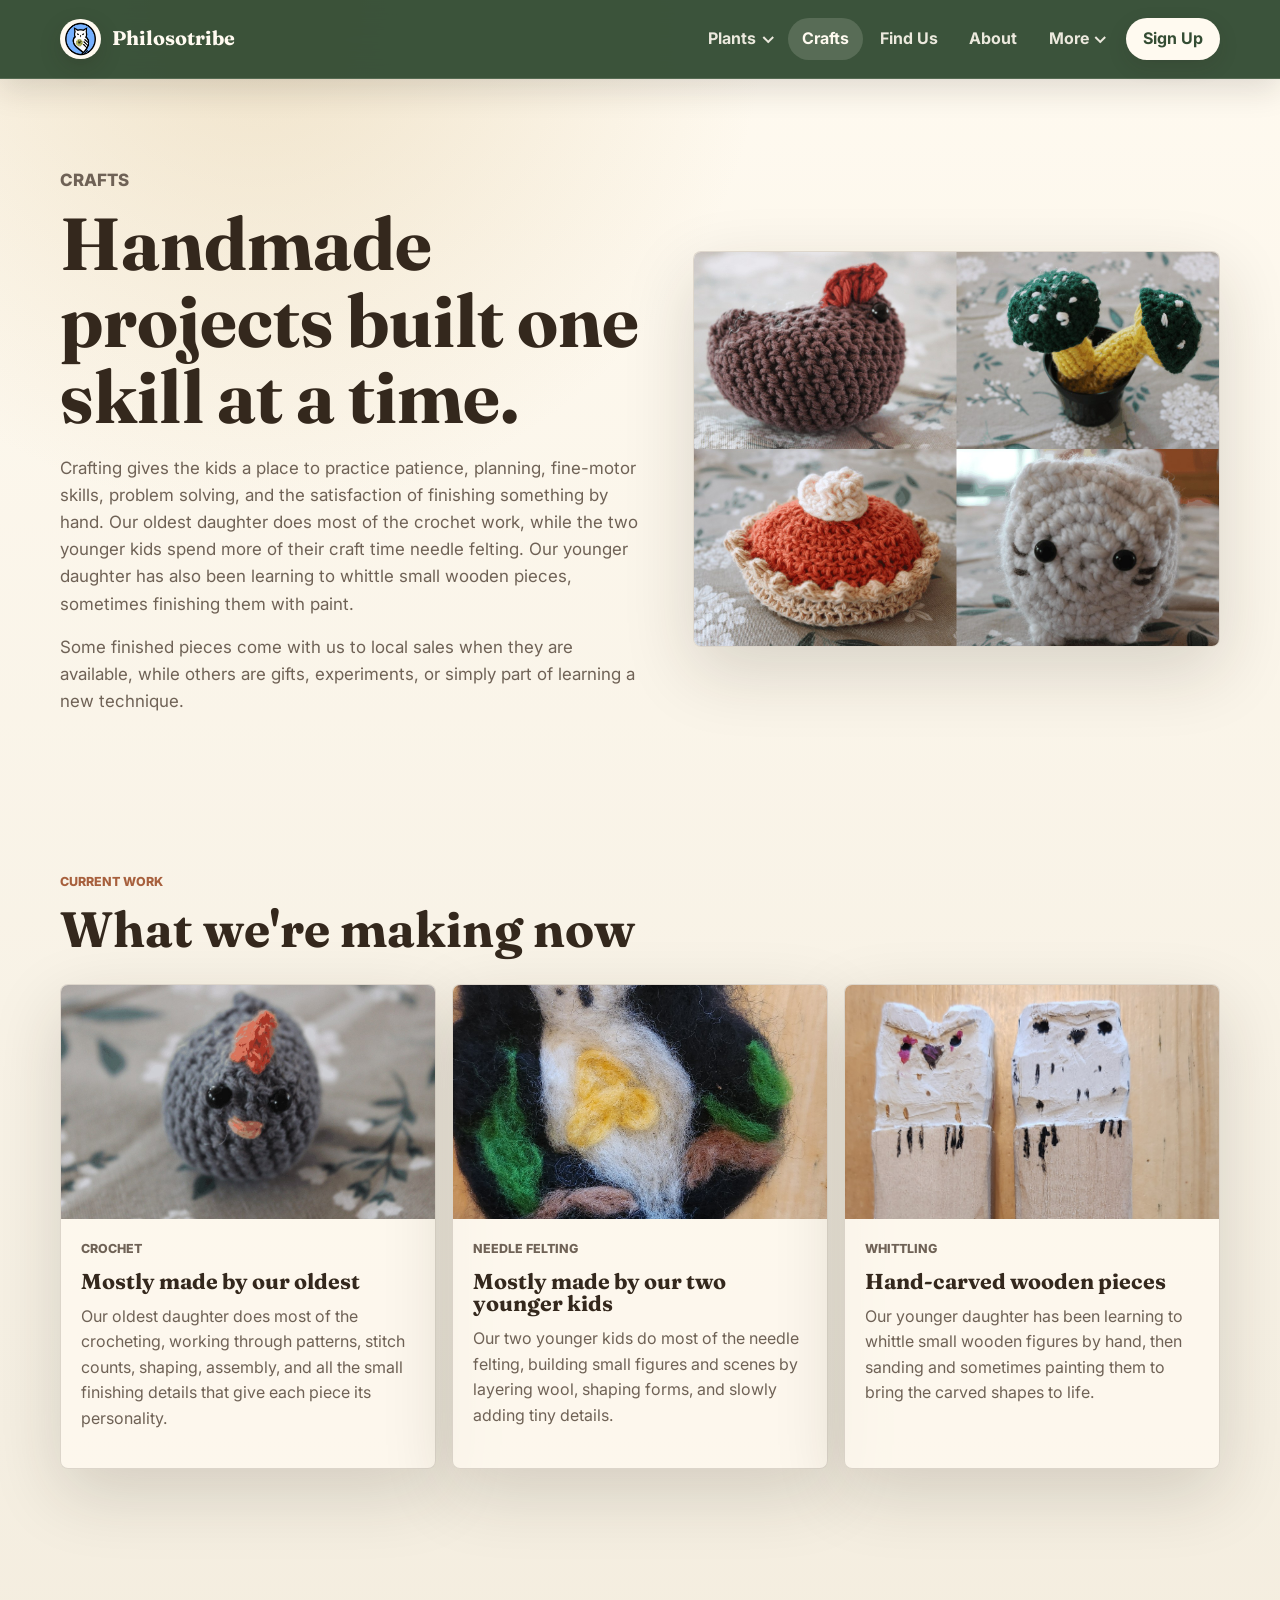
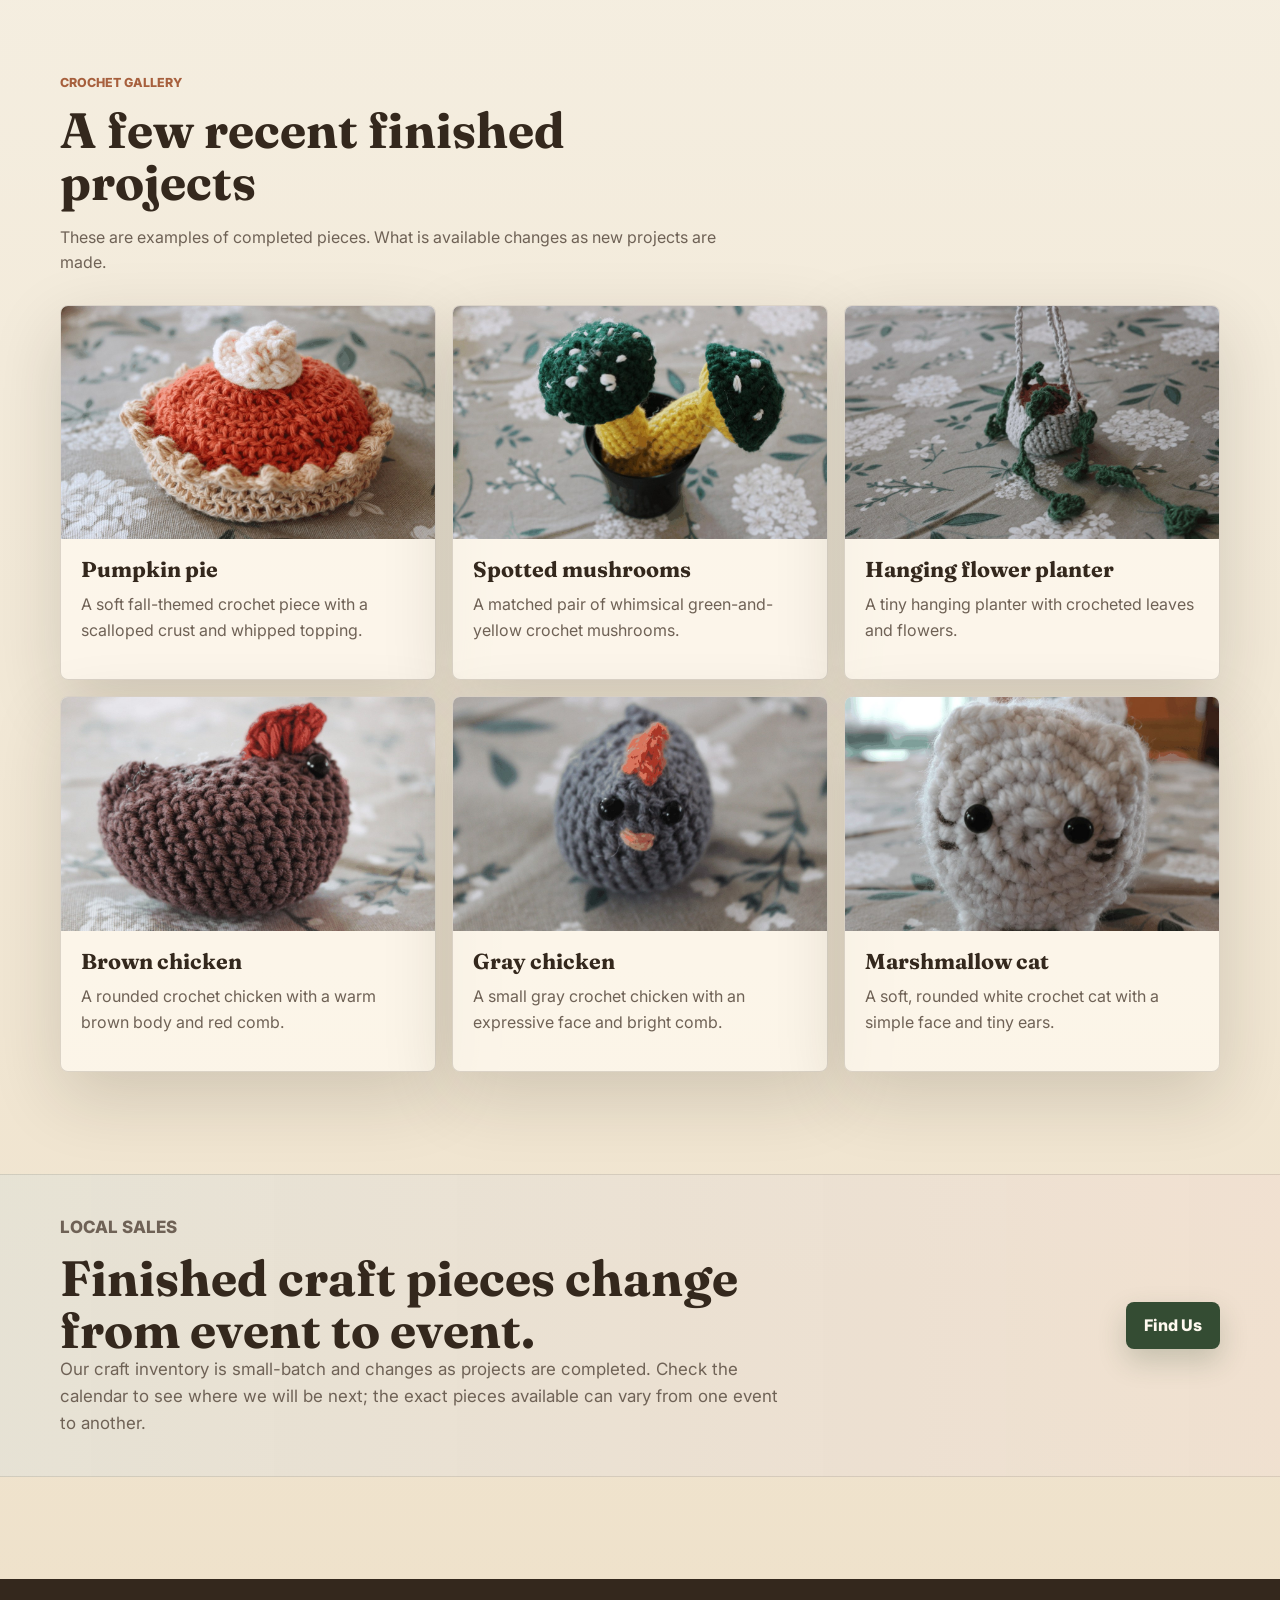
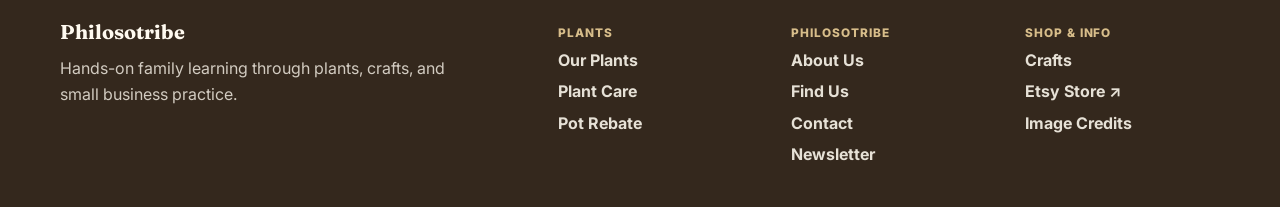
<file: crafts.html>
<!doctype html>
<html lang="en">
  <head>
    <meta charset="utf-8">
    <meta name="viewport" content="width=device-width, initial-scale=1">
    <meta http-equiv="Cache-Control" content="no-cache, no-store, must-revalidate">
    <meta http-equiv="Pragma" content="no-cache">
    <meta http-equiv="Expires" content="0">
    <meta
      name="description"
      content="Handmade craft projects from Philosotribe, including crochet, needle felting, whittling, and other skills our family is learning together."
    >
    <title>Crafts | Philosotribe</title>
    <link rel="icon" type="image/png" href="assets/img/PhilosotribeIcon.png?v=2026-08-21-5">
    <link rel="apple-touch-icon" href="assets/img/PhilosotribeIcon.png?v=2026-08-21-5">
    <meta property="og:site_name" content="Philosotribe">
    <meta property="og:type" content="website">
    <meta property="og:title" content="Crafts | Philosotribe">
    <meta
      property="og:description"
      content="Crochet, needle felting, whittled wood pieces, and other handmade projects from our family in the Colorado Springs area."
    >
    <meta property="og:url" content="https://philosotribe.org/crafts.html">
    <meta property="og:image" content="https://philosotribe.org/assets/img/site/crafts-hero.jpg?v=2026-08-21-5">
    <meta property="og:image:alt" content="A collage of handmade Philosotribe crochet projects">
    <meta name="twitter:card" content="summary_large_image">
    <link rel="preconnect" href="https://fonts.googleapis.com">
    <link rel="preconnect" href="https://fonts.gstatic.com" crossorigin>
    <link
      href="https://fonts.googleapis.com/css2?family=Fraunces:opsz,wght@9..144,600;9..144,700&family=Inter:wght@400;500;600;700&display=swap"
      rel="stylesheet"
    >
    <script>
      (function () {
        window.PHILOSOTRIBE_ASSET_ROOT = "";
        document.write('<script src="assets/js/site-version.js?bootstrap=' + Date.now() + '"><\/script>');
      }());
    </script>
    <script>
      (function () {
        const version = window.PHILOSOTRIBE_SITE_VERSION || "uncached";
        window.PHILOSOTRIBE_ASSET_VERSION = version;

        window.philosotribeAssetUrl = function (url) {
          if (!url || /^(?:data:|blob:|mailto:|tel:|javascript:)/i.test(url)) {
            return url;
          }

          try {
            const absolute = new URL(url, window.location.href);
            if (absolute.origin !== window.location.origin) {
              return url;
            }
          } catch (_) {
            return url;
          }

          const hashIndex = url.indexOf("#");
          const hash = hashIndex >= 0 ? url.slice(hashIndex) : "";
          const withoutHash = hashIndex >= 0 ? url.slice(0, hashIndex) : url;
          const queryIndex = withoutHash.indexOf("?");
          const path = queryIndex >= 0 ? withoutHash.slice(0, queryIndex) : withoutHash;
          const query = queryIndex >= 0 ? withoutHash.slice(queryIndex + 1) : "";
          const params = new URLSearchParams(query);
          params.set("v", version);
          return path + "?" + params.toString() + hash;
        };

        // If this browser has an older cached copy of this page, force a one-time
        // navigation to a versioned HTML URL when the site version changes.
        try {
          const pageKey = "philosotribe-page-version:" + window.location.pathname;
          const previousVersion = window.localStorage.getItem(pageKey);
          const pageUrl = new URL(window.location.href);
          const urlVersion = pageUrl.searchParams.get("_sitev");
          const versionChanged = previousVersion && previousVersion !== version;
          const staleVersionedUrl = urlVersion && urlVersion !== version;

          window.localStorage.setItem(pageKey, version);

          if ((versionChanged || staleVersionedUrl) && urlVersion !== version) {
            pageUrl.searchParams.set("_sitev", version);
            window.location.replace(pageUrl.toString());
            return;
          }
        } catch (_) {
          // Cache-busting of CSS, JS, and images still works when storage is disabled.
        }

        document.querySelectorAll('link[rel~="icon"], link[rel="apple-touch-icon"]').forEach((link) => {
          const href = link.getAttribute("href");
          if (href) {
            link.setAttribute("href", window.philosotribeAssetUrl(href));
          }
        });

        document.write('<link rel="stylesheet" href="' + window.philosotribeAssetUrl("assets/css/styles.css") + '">');
      }());
    </script>
    <noscript><link rel="stylesheet" href="assets/css/styles.css?v=2026-08-21-5"></noscript>
  </head>
  <body>
    <a class="skip-link" href="#main">Skip to content</a>

    <header class="site-header" data-site-header></header>
<main id="main">
      <section class="page-hero">
        <div>
          <p class="eyebrow">Crafts</p>
          <h1>Handmade projects built one skill at a time.</h1>
          <p>
            Crafting gives the kids a place to practice patience, planning, fine-motor skills, problem solving, and the satisfaction of finishing something by hand.
            Our oldest daughter does most of the crochet work, while the two younger kids spend more of their craft time needle felting. Our younger daughter has also been learning to whittle small wooden pieces, sometimes finishing them with paint.
          </p>
          <p>
            Some finished pieces come with us to local sales when they are available, while others are gifts, experiments, or simply part of learning a new technique.
          </p>
        </div>
        <div class="page-hero-media">
          <img src="assets/img/site/crafts-hero.jpg?v=2026-08-21-5" alt="Collage of handmade crochet chickens, mushrooms, pumpkin pie, and marshmallow cat">
        </div>
      </section>

      <section class="showcase-section" aria-labelledby="craft-showcase-heading">
        <div class="section-heading">
          <p class="eyebrow">Current work</p>
          <h2 id="craft-showcase-heading">What we're making now</h2>
        </div>

        <div class="showcase-grid">
          <article class="showcase-card">
            <img src="assets/img/crafts/crochet-showcase.jpg?v=2026-08-21-5" alt="Small gray crocheted chicken" loading="lazy">
            <div>
              <p class="card-kicker">Crochet</p>
              <h3>Mostly made by our oldest</h3>
              <p>Our oldest daughter does most of the crocheting, working through patterns, stitch counts, shaping, assembly, and all the small finishing details that give each piece its personality.</p>
            </div>
          </article>

          <article class="showcase-card">
            <img src="assets/img/crafts/needle-felting-showcase.jpg?v=2026-08-21-5" alt="Needle-felted white mouse resting in a dark felt nest" loading="lazy">
            <div>
              <p class="card-kicker">Needle felting</p>
              <h3>Mostly made by our two younger kids</h3>
              <p>Our two younger kids do most of the needle felting, building small figures and scenes by layering wool, shaping forms, and slowly adding tiny details.</p>
            </div>
          </article>

          <article class="showcase-card">
            <img src="assets/img/crafts/whittled-owls-showcase.jpg?v=2026-08-21-5" alt="Pair of small hand-whittled and painted wooden owls" loading="lazy">
            <div>
              <p class="card-kicker">Whittling</p>
              <h3>Hand-carved wooden pieces</h3>
              <p>Our younger daughter has been learning to whittle small wooden figures by hand, then sanding and sometimes painting them to bring the carved shapes to life.</p>
            </div>
          </article>
        </div>
      </section>

      <section class="showcase-section" aria-labelledby="crochet-gallery-heading">
        <div class="section-heading">
          <p class="eyebrow">Crochet gallery</p>
          <h2 id="crochet-gallery-heading">A few recent finished projects</h2>
          <p class="section-note">These are examples of completed pieces. What is available changes as new projects are made.</p>
        </div>

        <div class="showcase-grid craft-project-gallery">
          <article class="showcase-card">
            <img src="assets/img/crafts/pumpkin-pie.jpg?v=2026-08-21-5" alt="Crocheted slice-sized pumpkin pie with whipped cream" loading="lazy">
            <div><h3>Pumpkin pie</h3><p>A soft fall-themed crochet piece with a scalloped crust and whipped topping.</p></div>
          </article>
          <article class="showcase-card">
            <img src="assets/img/crafts/spotted-mushrooms.jpg?v=2026-08-21-5" alt="Pair of green spotted crocheted mushrooms" loading="lazy">
            <div><h3>Spotted mushrooms</h3><p>A matched pair of whimsical green-and-yellow crochet mushrooms.</p></div>
          </article>
          <article class="showcase-card">
            <img src="assets/img/crafts/hanging-planter.jpg?v=2026-08-21-5" alt="Small crocheted hanging flower planter" loading="lazy">
            <div><h3>Hanging flower planter</h3><p>A tiny hanging planter with crocheted leaves and flowers.</p></div>
          </article>
          <article class="showcase-card">
            <img src="assets/img/crafts/brown-chicken.jpg?v=2026-08-21-5" alt="Round brown crocheted chicken" loading="lazy">
            <div><h3>Brown chicken</h3><p>A rounded crochet chicken with a warm brown body and red comb.</p></div>
          </article>
          <article class="showcase-card">
            <img src="assets/img/crafts/gray-chicken.jpg?v=2026-08-21-5" alt="Round gray crocheted chicken" loading="lazy">
            <div><h3>Gray chicken</h3><p>A small gray crochet chicken with an expressive face and bright comb.</p></div>
          </article>
          <article class="showcase-card">
            <img src="assets/img/crafts/cube-cat.jpg?v=2026-08-21-5" alt="Round white crocheted marshmallow cat" loading="lazy">
            <div><h3>Marshmallow cat</h3><p>A soft, rounded white crochet cat with a simple face and tiny ears.</p></div>
          </article>
        </div>
      </section>

      <section class="cta-band">
        <div>
          <p class="eyebrow">Local sales</p>
          <h2>Finished craft pieces change from event to event.</h2>
          <p>
            Our craft inventory is small-batch and changes as projects are completed. Check the calendar to see where we will be next; the exact pieces available can vary from one event to another.
          </p>
        </div>
        <a class="button button-primary" href="calendar.html">Find Us</a>
      </section>
    </main>

    <footer class="site-footer" data-site-footer></footer>
<script>


      document.write('<script src="' + window.philosotribeAssetUrl("assets/js/site-navigation.js") + '"><\/script>');



      document.write('<script src="' + window.philosotribeAssetUrl("assets/js/main.js") + '"><\/script>');


    </script>
  </body>
</html>
</file>
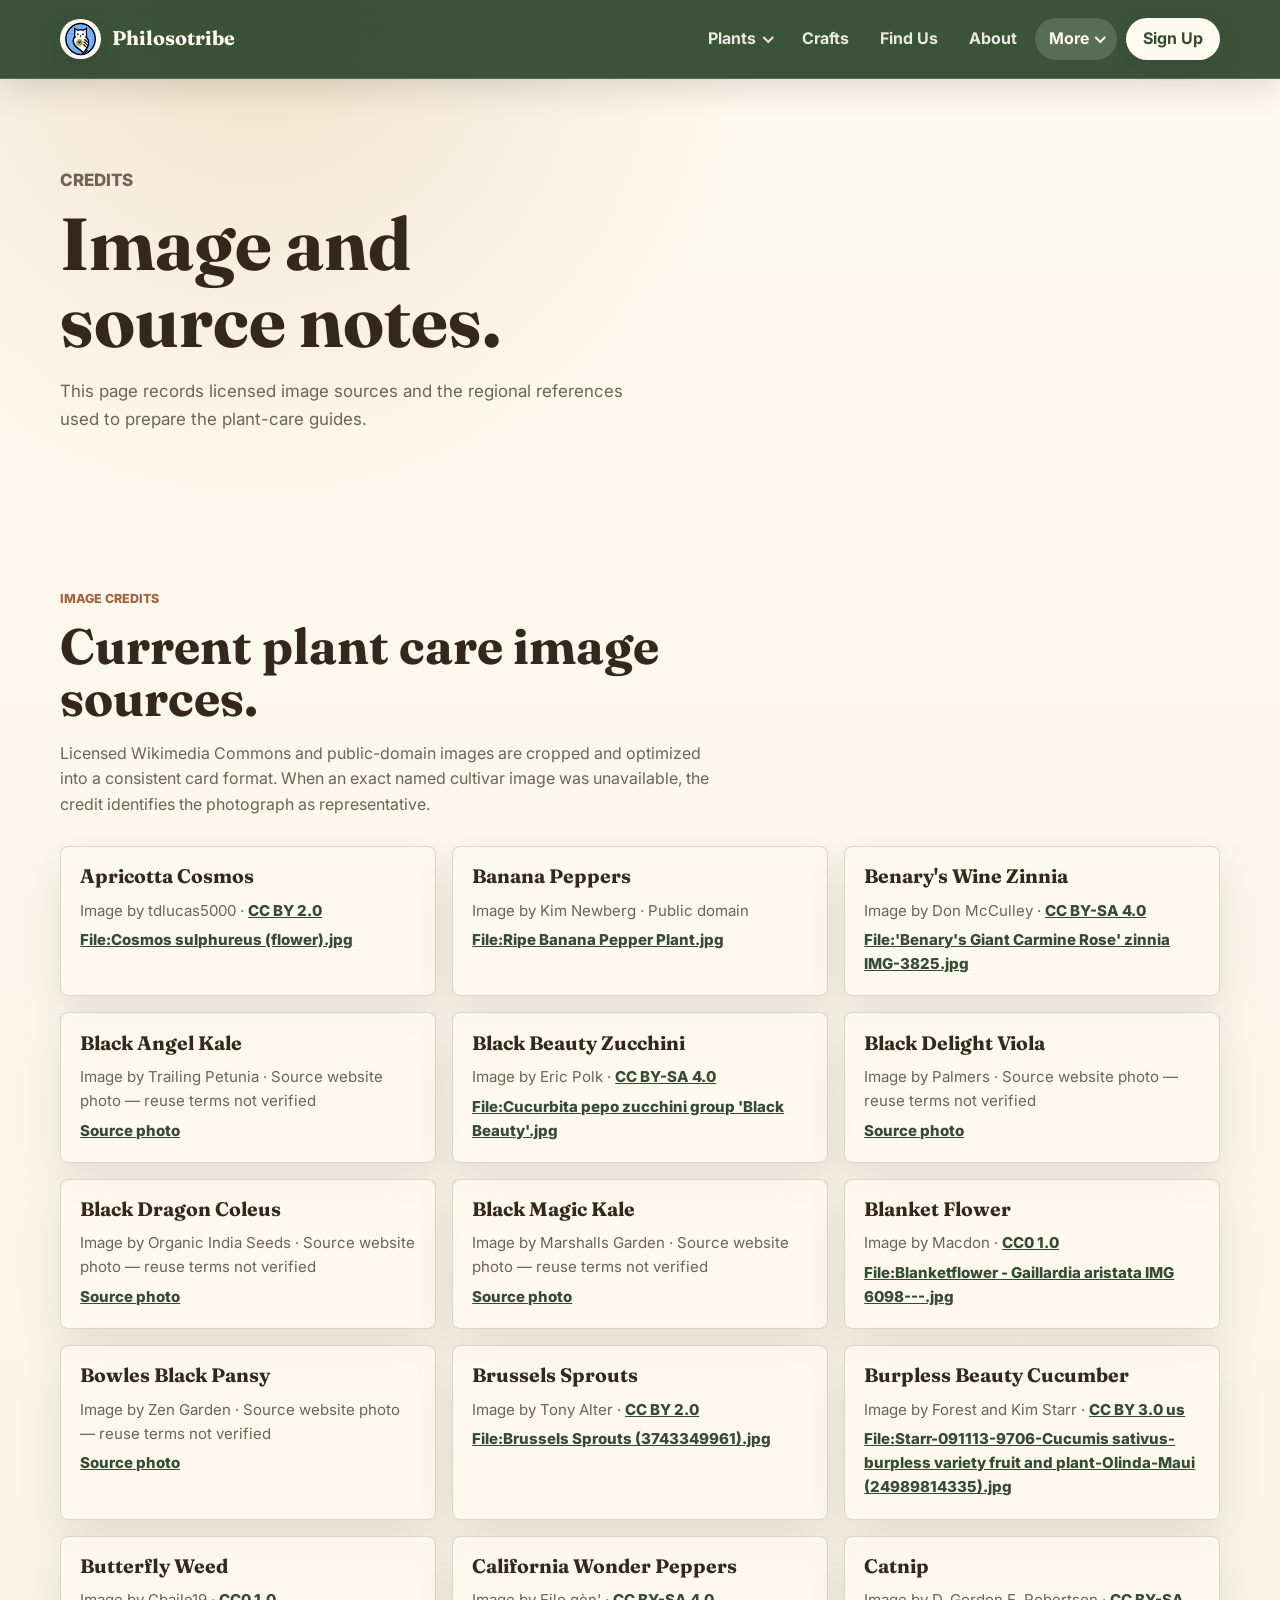
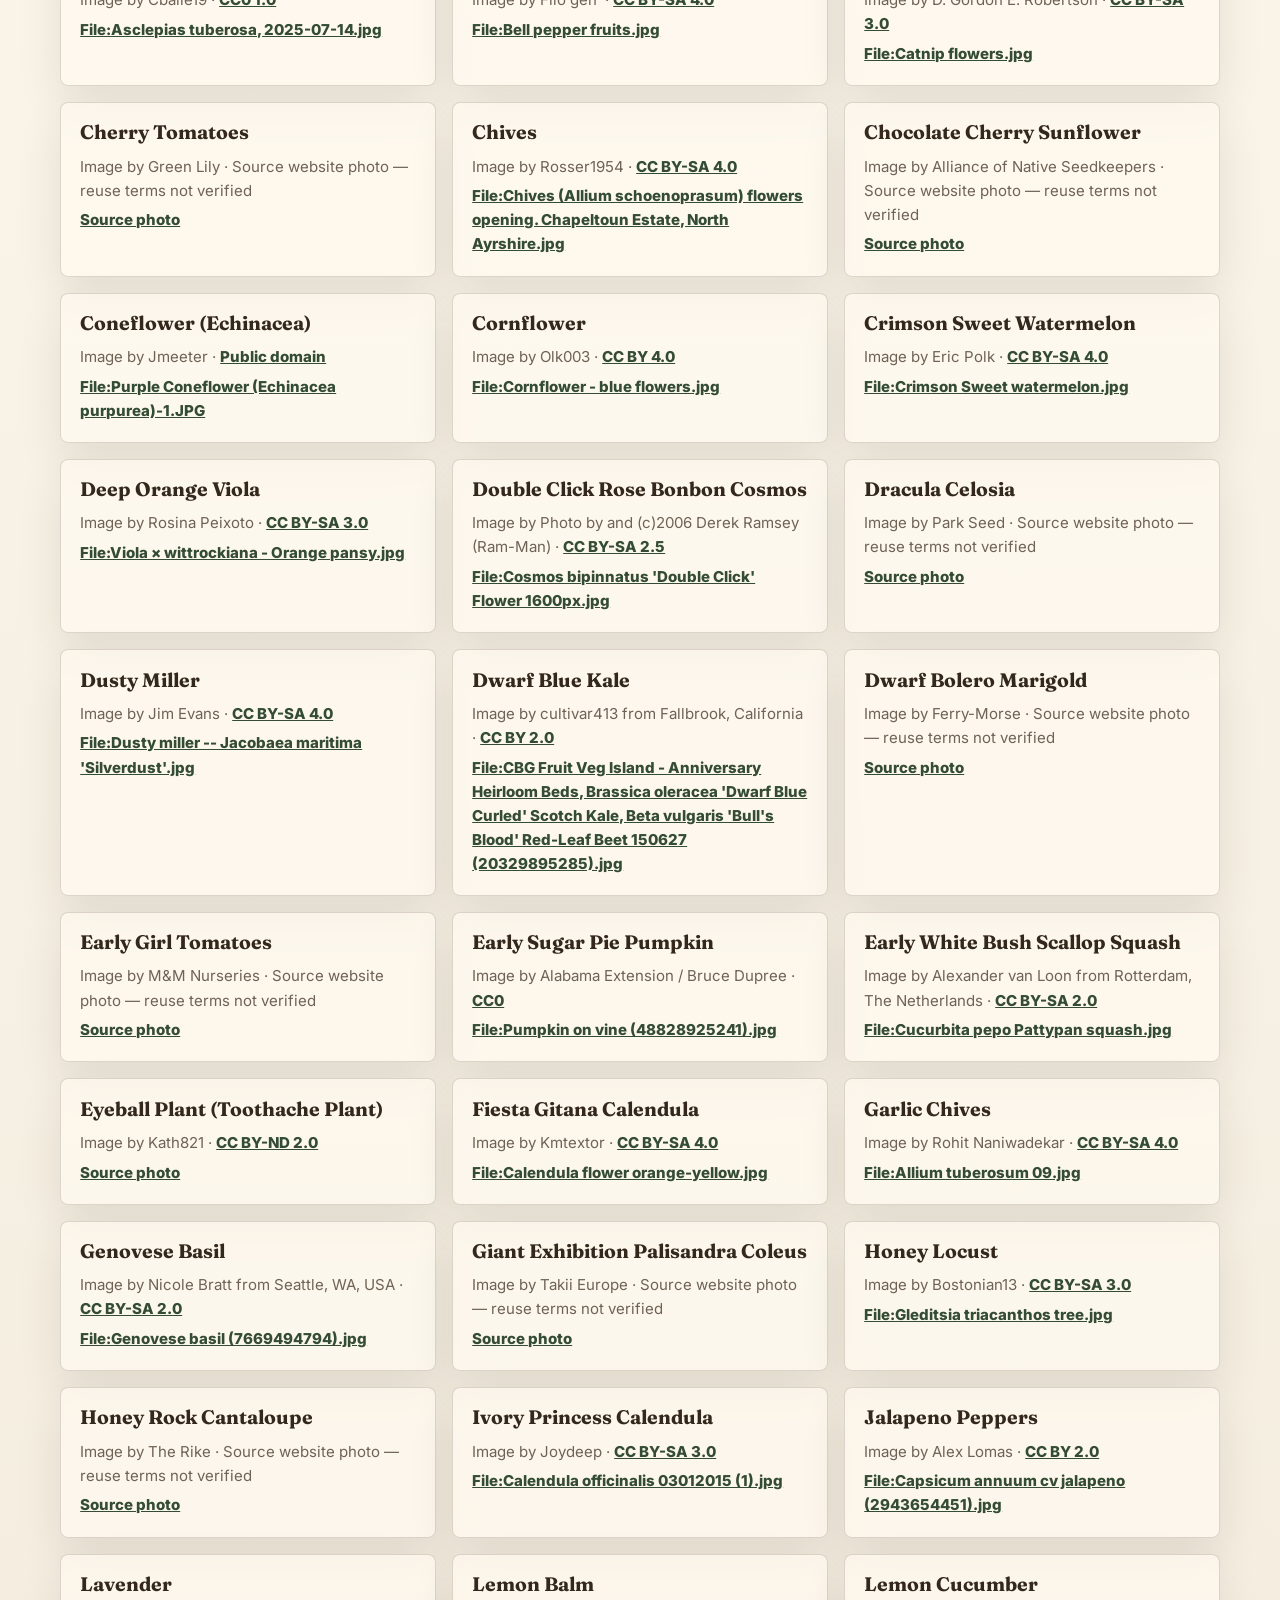
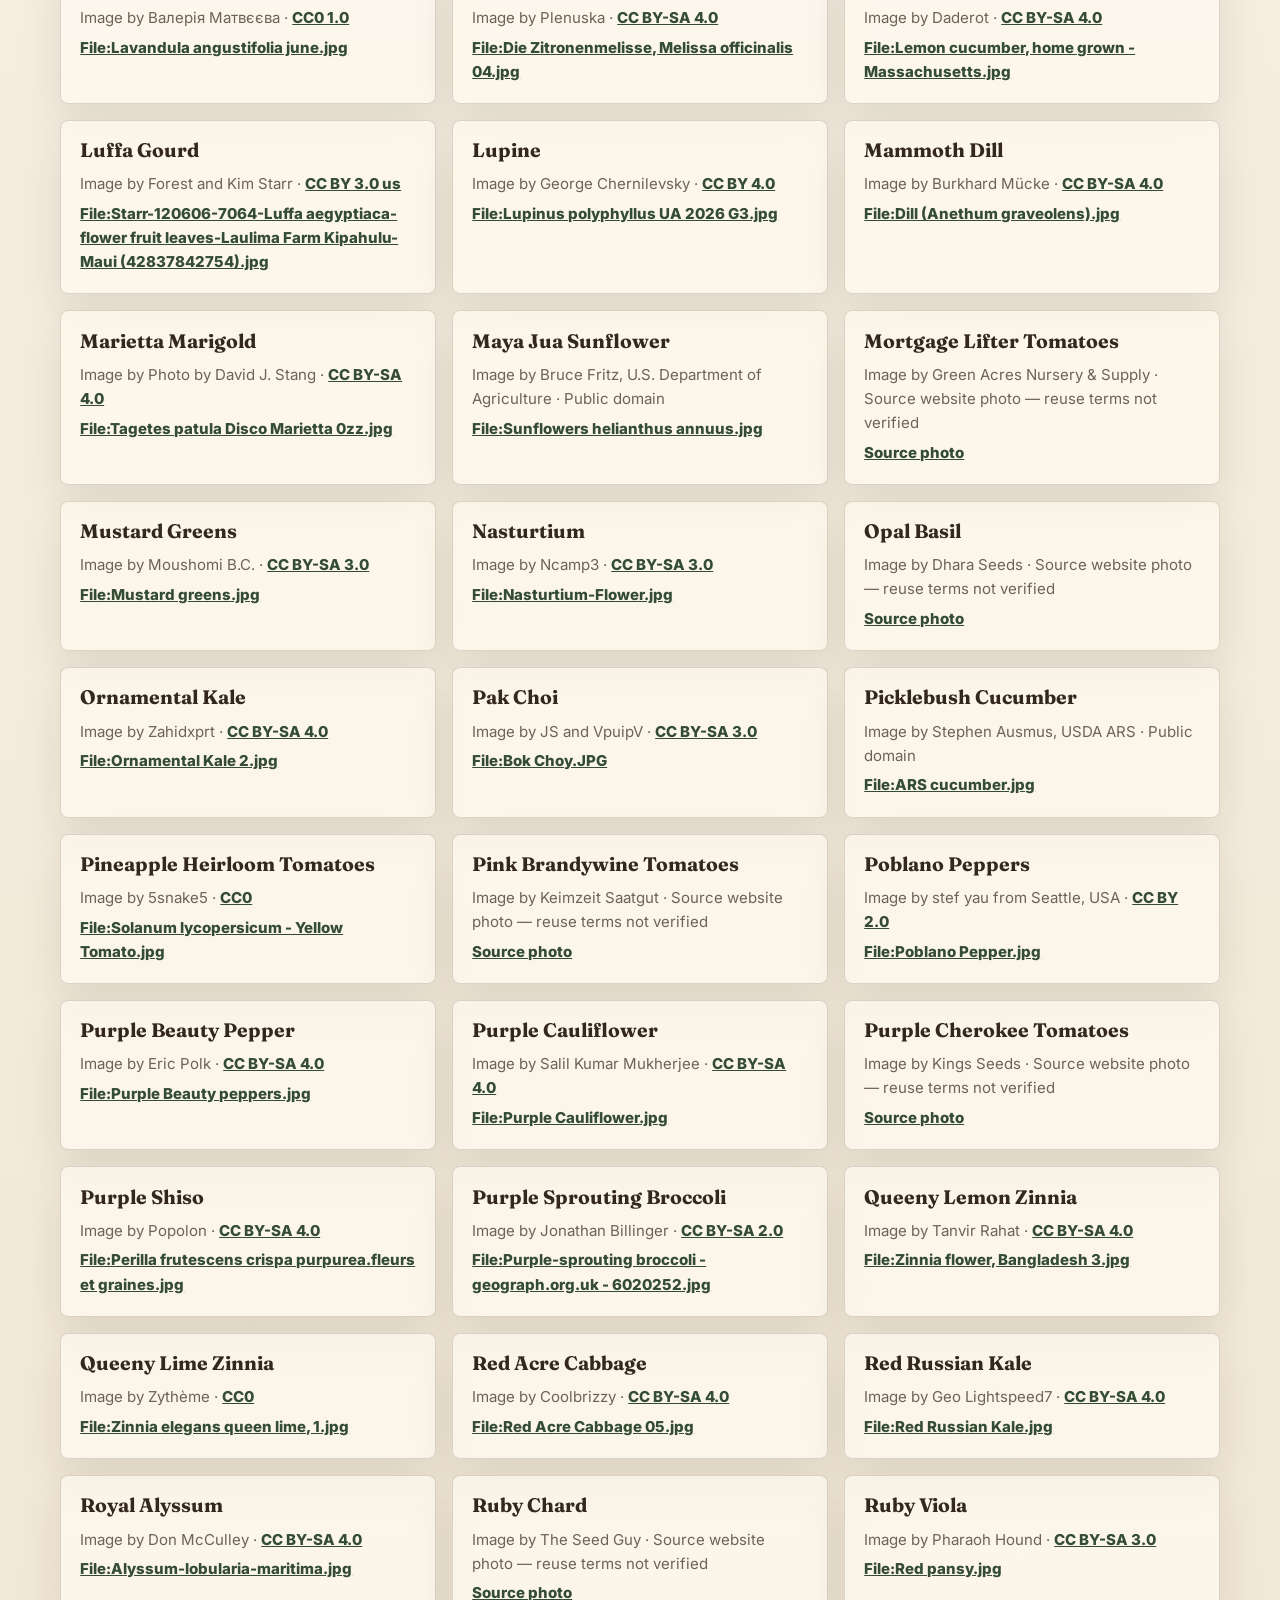
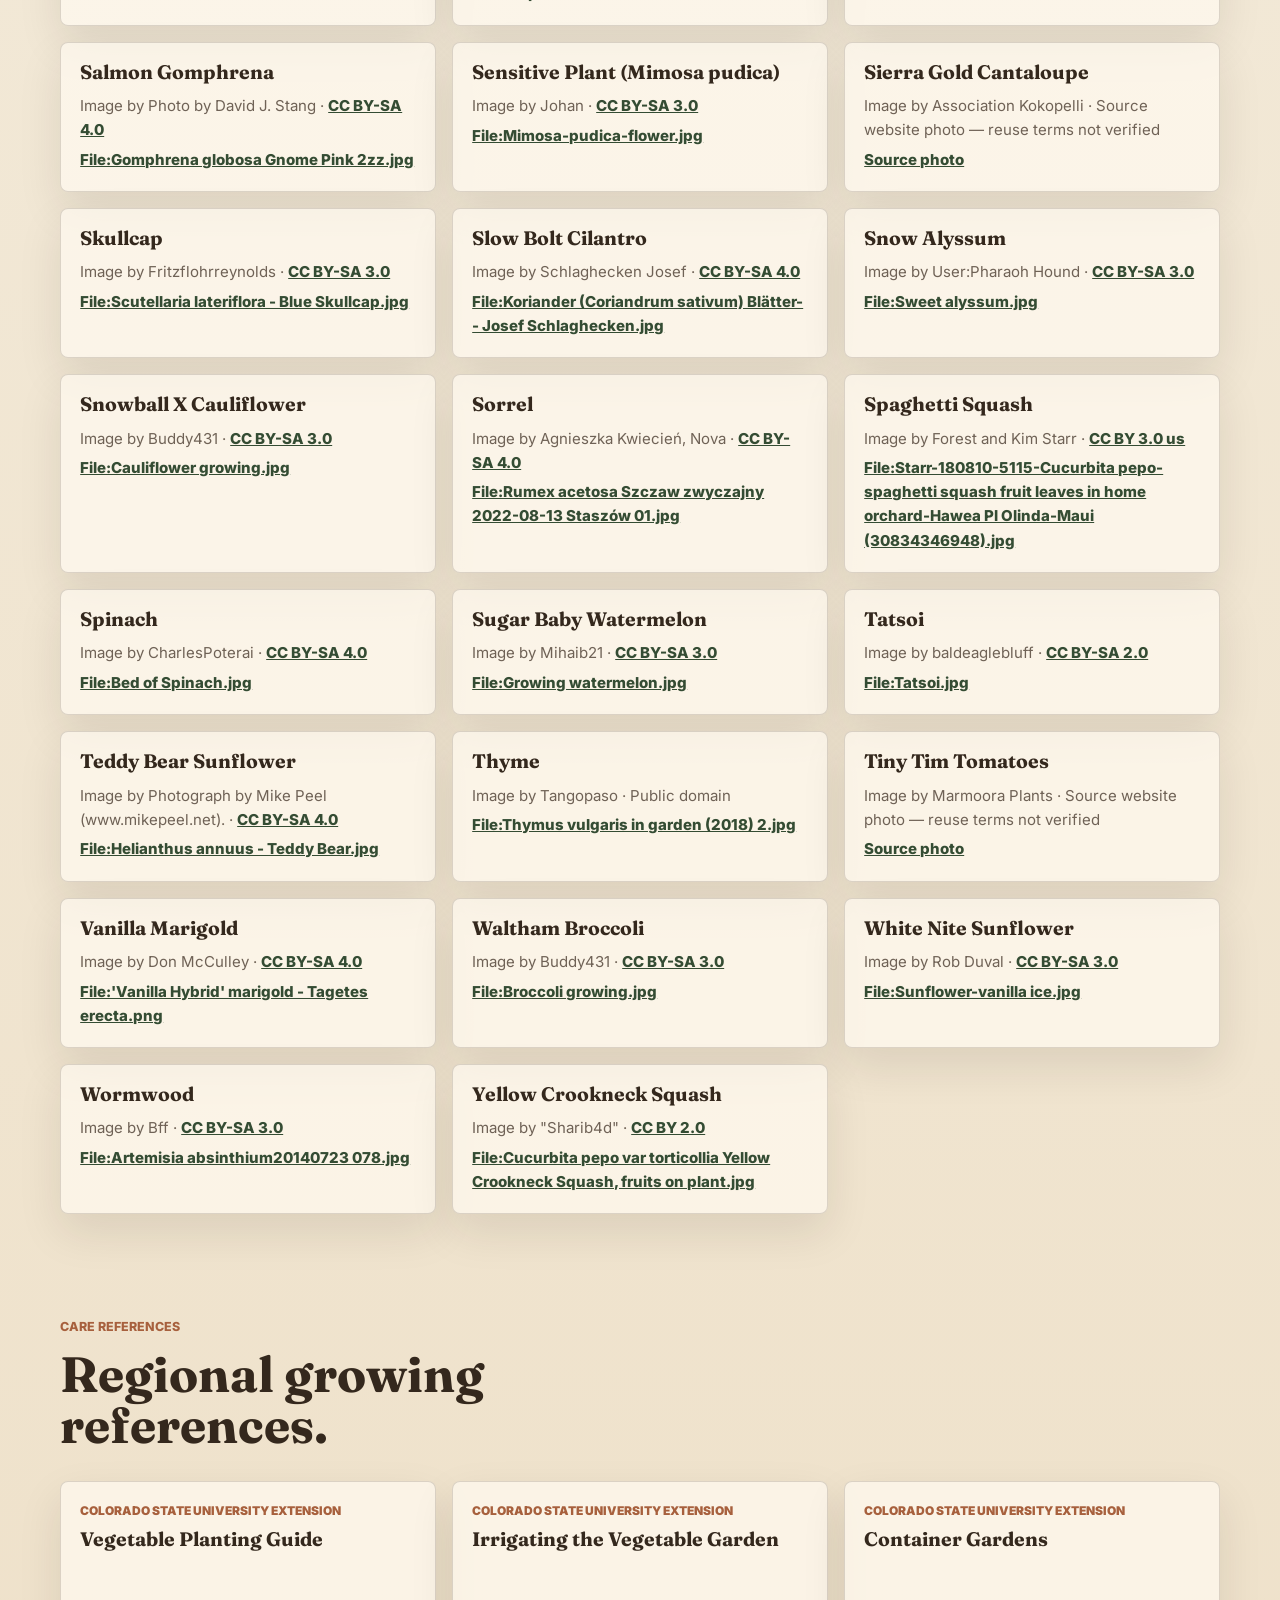
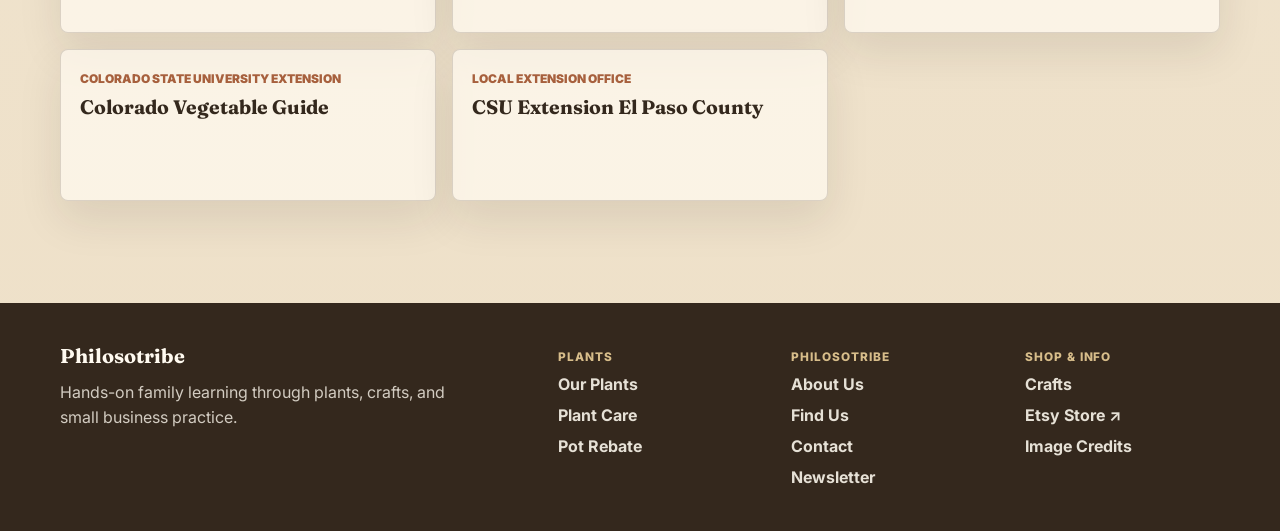
<file: credits.html>
<!doctype html>
<html lang="en">
  <head>
    <meta charset="utf-8">
    <meta name="viewport" content="width=device-width, initial-scale=1">
    <meta http-equiv="Cache-Control" content="no-cache, no-store, must-revalidate">
    <meta http-equiv="Pragma" content="no-cache">
    <meta http-equiv="Expires" content="0">
    <meta
      name="description"
      content="Image credits and regional plant-care references for the Philosotribe website."
    >
    <title>Credits | Philosotribe</title>
    <link rel="icon" type="image/png" href="assets/img/PhilosotribeIcon.png?v=2026-08-21-5">
    <link rel="apple-touch-icon" href="assets/img/PhilosotribeIcon.png?v=2026-08-21-5">
    <meta property="og:site_name" content="Philosotribe">
    <meta property="og:type" content="website">
    <meta property="og:title" content="Credits | Philosotribe">
    <meta
      property="og:description"
      content="Image credits and care references for the Philosotribe website."
    >
    <meta property="og:url" content="https://philosotribe.org/credits.html">
    <meta property="og:image" content="https://philosotribe.org/assets/img/OpenGraph.jpg?v=2026-08-21-5">
    <meta property="og:image:alt" content="Philosotribe logo">
    <meta name="twitter:card" content="summary_large_image">
    <link rel="preconnect" href="https://fonts.googleapis.com">
    <link rel="preconnect" href="https://fonts.gstatic.com" crossorigin>
    <link
      href="https://fonts.googleapis.com/css2?family=Fraunces:opsz,wght@9..144,600;9..144,700&family=Inter:wght@400;500;600;700&display=swap"
      rel="stylesheet"
    >
    <script>
      (function () {
        window.PHILOSOTRIBE_ASSET_ROOT = "";
        document.write('<script src="assets/js/site-version.js?bootstrap=' + Date.now() + '"><\/script>');
      }());
    </script>
    <script>
      (function () {
        const version = window.PHILOSOTRIBE_SITE_VERSION || "uncached";
        window.PHILOSOTRIBE_ASSET_VERSION = version;

        window.philosotribeAssetUrl = function (url) {
          if (!url || /^(?:data:|blob:|mailto:|tel:|javascript:)/i.test(url)) {
            return url;
          }

          try {
            const absolute = new URL(url, window.location.href);
            if (absolute.origin !== window.location.origin) {
              return url;
            }
          } catch (_) {
            return url;
          }

          const hashIndex = url.indexOf("#");
          const hash = hashIndex >= 0 ? url.slice(hashIndex) : "";
          const withoutHash = hashIndex >= 0 ? url.slice(0, hashIndex) : url;
          const queryIndex = withoutHash.indexOf("?");
          const path = queryIndex >= 0 ? withoutHash.slice(0, queryIndex) : withoutHash;
          const query = queryIndex >= 0 ? withoutHash.slice(queryIndex + 1) : "";
          const params = new URLSearchParams(query);
          params.set("v", version);
          return path + "?" + params.toString() + hash;
        };

        // If this browser has an older cached copy of this page, force a one-time
        // navigation to a versioned HTML URL when the site version changes.
        try {
          const pageKey = "philosotribe-page-version:" + window.location.pathname;
          const previousVersion = window.localStorage.getItem(pageKey);
          const pageUrl = new URL(window.location.href);
          const urlVersion = pageUrl.searchParams.get("_sitev");
          const versionChanged = previousVersion && previousVersion !== version;
          const staleVersionedUrl = urlVersion && urlVersion !== version;

          window.localStorage.setItem(pageKey, version);

          if ((versionChanged || staleVersionedUrl) && urlVersion !== version) {
            pageUrl.searchParams.set("_sitev", version);
            window.location.replace(pageUrl.toString());
            return;
          }
        } catch (_) {
          // Cache-busting of CSS, JS, and images still works when storage is disabled.
        }

        document.querySelectorAll('link[rel~="icon"], link[rel="apple-touch-icon"]').forEach((link) => {
          const href = link.getAttribute("href");
          if (href) {
            link.setAttribute("href", window.philosotribeAssetUrl(href));
          }
        });

        document.write('<link rel="stylesheet" href="' + window.philosotribeAssetUrl("assets/css/styles.css") + '">');
      }());
    </script>
    <noscript><link rel="stylesheet" href="assets/css/styles.css?v=2026-08-21-5"></noscript>
  </head>
  <body>
    <a class="skip-link" href="#main">Skip to content</a>

    <header class="site-header" data-site-header></header>
<main id="main">
      <section class="page-hero credits-hero">
        <div>
          <p class="eyebrow">Credits</p>
          <h1>Image and source notes.</h1>
          <p>
            This page records licensed image sources and the regional references used to prepare the plant-care guides.
          </p>
        </div>
      </section>

      <section class="credits-section" aria-labelledby="image-credits-heading">
        <div class="section-heading">
          <p class="eyebrow">Image credits</p>
          <h2 id="image-credits-heading">Current plant care image sources.</h2>
          <p class="section-note">
            Licensed Wikimedia Commons and public-domain images are cropped and optimized into a consistent card format.
            When an exact named cultivar image was unavailable, the credit identifies the photograph as representative.
          </p>
        </div>

        <div class="credits-list" data-image-credits>
          <p class="care-empty">Image credits will load here.</p>
        </div>
      </section>

      <section class="credits-section reference-section" aria-labelledby="reference-heading">
        <div class="section-heading">
          <p class="eyebrow">Care references</p>
          <h2 id="reference-heading">Regional growing references.</h2>
        </div>

        <div class="reference-grid">
          <a class="reference-card" href="https://extension.colostate.edu/resource/vegetable-planting-guide/" target="_blank" rel="noreferrer">
            <span>Colorado State University Extension</span>
            <strong>Vegetable Planting Guide</strong>
          </a>
          <a class="reference-card" href="https://extension.colostate.edu/resource/irrigating-the-vegetable-garden/" target="_blank" rel="noreferrer">
            <span>Colorado State University Extension</span>
            <strong>Irrigating the Vegetable Garden</strong>
          </a>
          <a class="reference-card" href="https://extension.colostate.edu/resource/container-gardens/" target="_blank" rel="noreferrer">
            <span>Colorado State University Extension</span>
            <strong>Container Gardens</strong>
          </a>
          <a class="reference-card" href="https://growgive.extension.colostate.edu/colorado-vegetable-guide/" target="_blank" rel="noreferrer">
            <span>Colorado State University Extension</span>
            <strong>Colorado Vegetable Guide</strong>
          </a>
          <a class="reference-card" href="https://elpaso.extension.colostate.edu/" target="_blank" rel="noreferrer">
            <span>Local extension office</span>
            <strong>CSU Extension El Paso County</strong>
          </a>
        </div>
      </section>
    </main>

    <footer class="site-footer" data-site-footer></footer>
<script>


      document.write('<script src="' + window.philosotribeAssetUrl("assets/js/image-credits.js") + '"><\/script>');


    </script>
    <script>

      document.write('<script src="' + window.philosotribeAssetUrl("assets/js/site-navigation.js") + '"><\/script>');


      document.write('<script src="' + window.philosotribeAssetUrl("assets/js/main.js") + '"><\/script>');

    </script>
  </body>
</html>
</file>
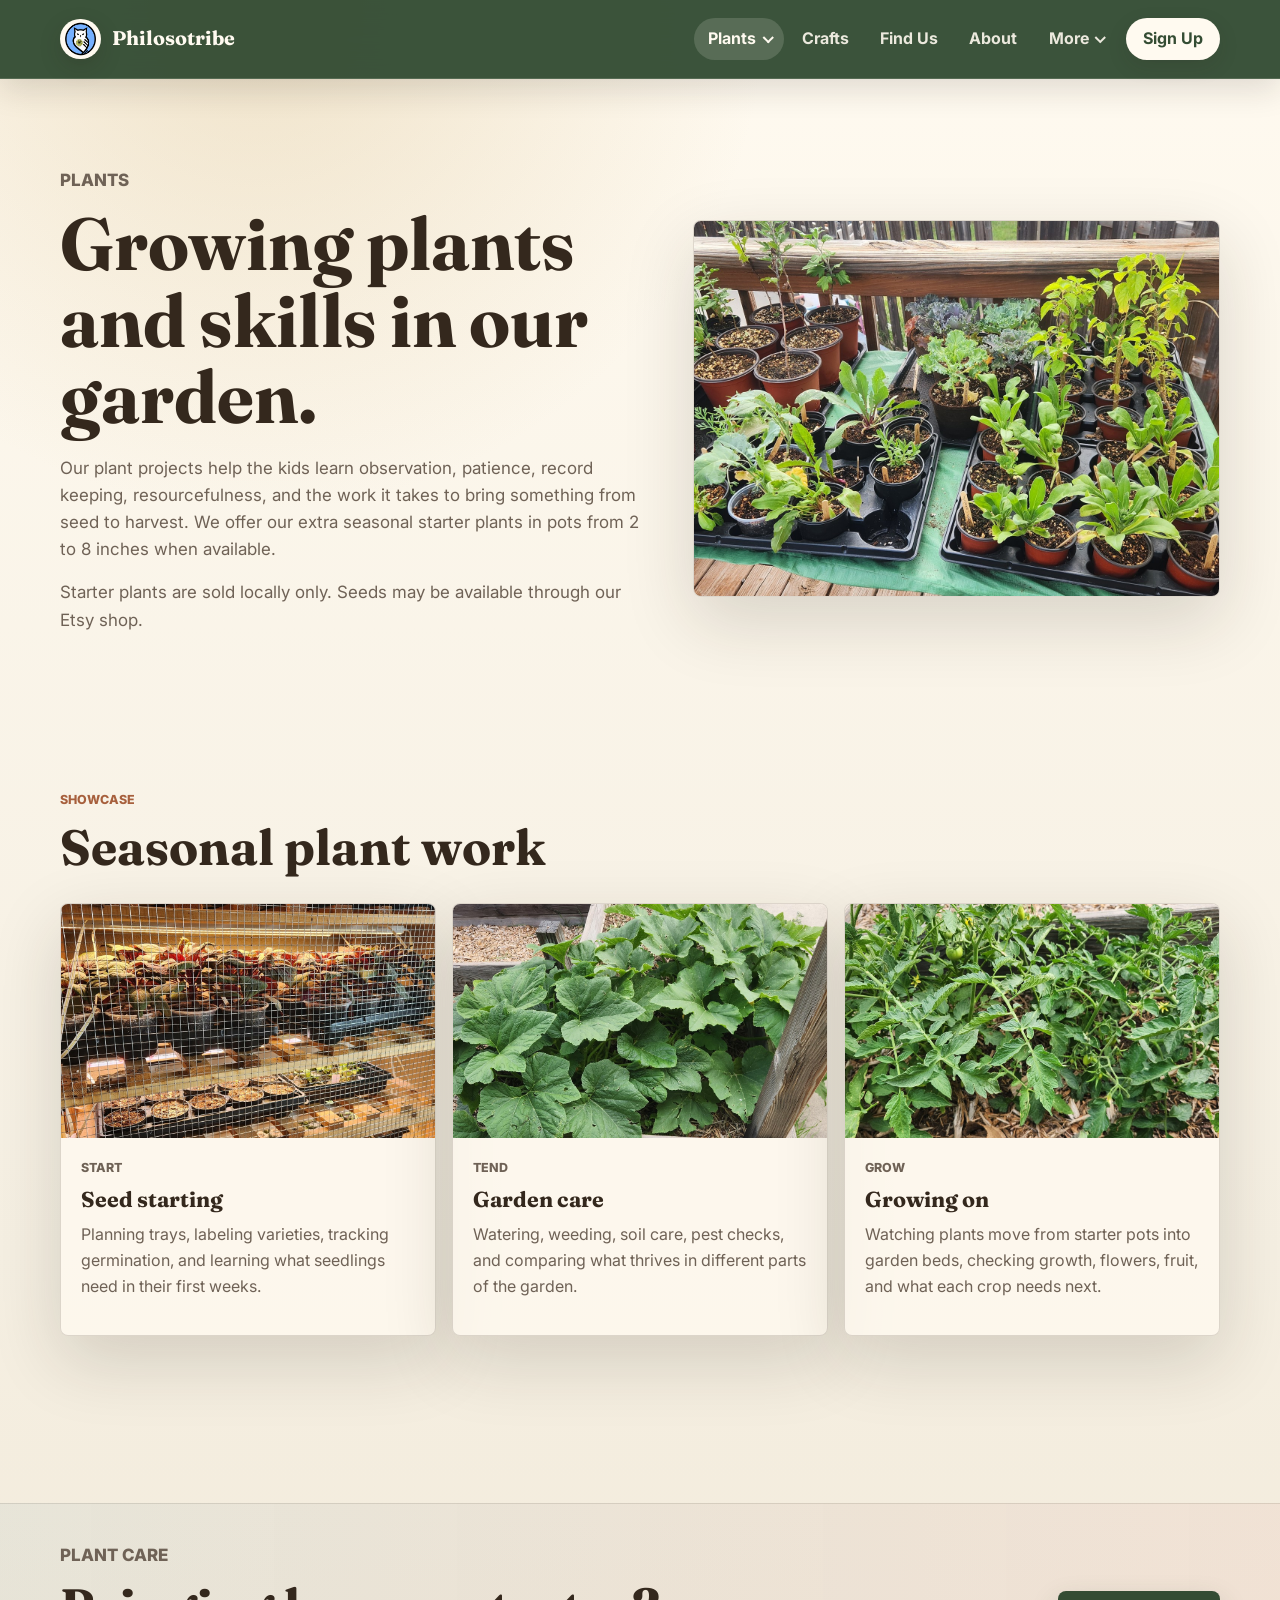
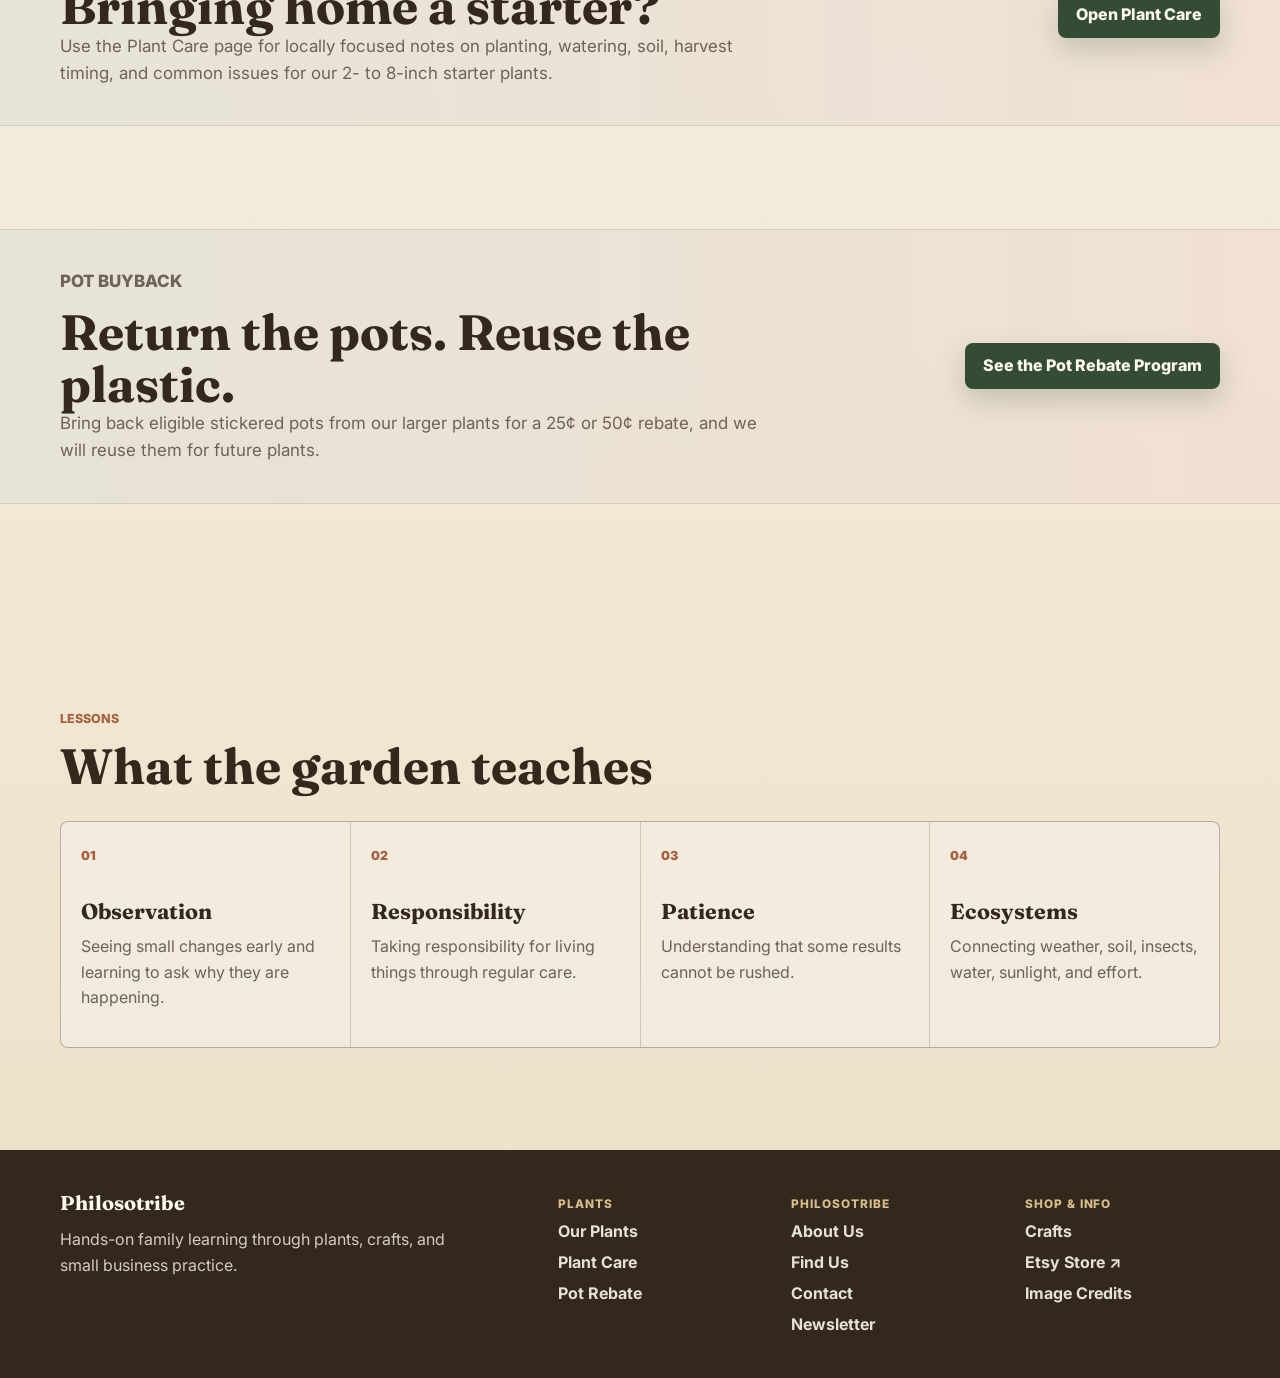
<file: plants.html>
<!doctype html>
<html lang="en">
  <head>
    <meta charset="utf-8">
    <meta name="viewport" content="width=device-width, initial-scale=1">
    <meta http-equiv="Cache-Control" content="no-cache, no-store, must-revalidate">
    <meta http-equiv="Pragma" content="no-cache">
    <meta http-equiv="Expires" content="0">
    <meta
      name="description"
      content="Plant projects from Philosotribe, a family learning through gardening, observation, and seasonal work."
    >
    <title>Plants | Philosotribe</title>
    <link rel="icon" type="image/png" href="assets/img/PhilosotribeIcon.png?v=2026-08-21-5">
    <link rel="apple-touch-icon" href="assets/img/PhilosotribeIcon.png?v=2026-08-21-5">
    <meta property="og:site_name" content="Philosotribe">
    <meta property="og:type" content="website">
    <meta property="og:title" content="Plants | Philosotribe">
    <meta
      property="og:description"
      content="Seasonal plant projects and local starter plant notes from a Colorado Springs-area family."
    >
    <meta property="og:url" content="https://philosotribe.org/plants.html">
    <meta property="og:image" content="https://philosotribe.org/assets/img/OpenGraph.jpg?v=2026-08-21-5">
    <meta property="og:image:alt" content="Philosotribe logo">
    <meta name="twitter:card" content="summary_large_image">
    <link rel="preconnect" href="https://fonts.googleapis.com">
    <link rel="preconnect" href="https://fonts.gstatic.com" crossorigin>
    <link
      href="https://fonts.googleapis.com/css2?family=Fraunces:opsz,wght@9..144,600;9..144,700&family=Inter:wght@400;500;600;700&display=swap"
      rel="stylesheet"
    >
    <script>
      (function () {
        window.PHILOSOTRIBE_ASSET_ROOT = "";
        document.write('<script src="assets/js/site-version.js?bootstrap=' + Date.now() + '"><\/script>');
      }());
    </script>
    <script>
      (function () {
        const version = window.PHILOSOTRIBE_SITE_VERSION || "uncached";
        window.PHILOSOTRIBE_ASSET_VERSION = version;

        window.philosotribeAssetUrl = function (url) {
          if (!url || /^(?:data:|blob:|mailto:|tel:|javascript:)/i.test(url)) {
            return url;
          }

          try {
            const absolute = new URL(url, window.location.href);
            if (absolute.origin !== window.location.origin) {
              return url;
            }
          } catch (_) {
            return url;
          }

          const hashIndex = url.indexOf("#");
          const hash = hashIndex >= 0 ? url.slice(hashIndex) : "";
          const withoutHash = hashIndex >= 0 ? url.slice(0, hashIndex) : url;
          const queryIndex = withoutHash.indexOf("?");
          const path = queryIndex >= 0 ? withoutHash.slice(0, queryIndex) : withoutHash;
          const query = queryIndex >= 0 ? withoutHash.slice(queryIndex + 1) : "";
          const params = new URLSearchParams(query);
          params.set("v", version);
          return path + "?" + params.toString() + hash;
        };

        // If this browser has an older cached copy of this page, force a one-time
        // navigation to a versioned HTML URL when the site version changes.
        try {
          const pageKey = "philosotribe-page-version:" + window.location.pathname;
          const previousVersion = window.localStorage.getItem(pageKey);
          const pageUrl = new URL(window.location.href);
          const urlVersion = pageUrl.searchParams.get("_sitev");
          const versionChanged = previousVersion && previousVersion !== version;
          const staleVersionedUrl = urlVersion && urlVersion !== version;

          window.localStorage.setItem(pageKey, version);

          if ((versionChanged || staleVersionedUrl) && urlVersion !== version) {
            pageUrl.searchParams.set("_sitev", version);
            window.location.replace(pageUrl.toString());
            return;
          }
        } catch (_) {
          // Cache-busting of CSS, JS, and images still works when storage is disabled.
        }

        document.querySelectorAll('link[rel~="icon"], link[rel="apple-touch-icon"]').forEach((link) => {
          const href = link.getAttribute("href");
          if (href) {
            link.setAttribute("href", window.philosotribeAssetUrl(href));
          }
        });

        document.write('<link rel="stylesheet" href="' + window.philosotribeAssetUrl("assets/css/styles.css") + '">');
      }());
    </script>
    <noscript><link rel="stylesheet" href="assets/css/styles.css?v=2026-08-21-5"></noscript>
  </head>
  <body>
    <a class="skip-link" href="#main">Skip to content</a>

    <header class="site-header" data-site-header></header>
<main id="main">
      <section class="page-hero">
        <div>
          <p class="eyebrow">Plants</p>
          <h1>Growing plants and skills in our garden.</h1>
          <p>
            Our plant projects help the kids learn observation, patience, record keeping, resourcefulness, and the work it takes
            to bring something from seed to harvest. We offer our extra seasonal starter plants in pots from 2 to 8 inches when available.
          </p>
          <p>
            Starter plants are sold locally only. Seeds may be available through our Etsy shop.
          </p>
        </div>
        <div class="page-hero-media">
          <img src="assets/img/site/plants-hero.jpg?v=2026-08-21-5" alt="A mixed collection of starter plants growing in nursery pots">
        </div>
      </section>

      <section class="showcase-section" aria-labelledby="plant-showcase-heading">
        <div class="section-heading">
          <p class="eyebrow">Showcase</p>
          <h2 id="plant-showcase-heading">Seasonal plant work</h2>
        </div>

        <div class="showcase-grid">
          <article class="showcase-card">
            <img src="assets/img/site/plants-seed-starting.jpg?v=2026-08-21-5" alt="Young plants growing under lights on our seed-starting shelves" loading="lazy">
            <div>
              <p class="card-kicker">Start</p>
              <h3>Seed starting</h3>
              <p>Planning trays, labeling varieties, tracking germination, and learning what seedlings need in their first weeks.</p>
            </div>
          </article>

          <article class="showcase-card">
            <img src="assets/img/site/plants-garden-care.jpg?v=2026-08-21-5" alt="Large squash plants growing in a mulched garden bed" loading="lazy">
            <div>
              <p class="card-kicker">Tend</p>
              <h3>Garden care</h3>
              <p>Watering, weeding, soil care, pest checks, and comparing what thrives in different parts of the garden.</p>
            </div>
          </article>

          <article class="showcase-card">
            <img src="assets/img/site/plants-growing-on.jpg?v=2026-08-21-5" alt="Tomato plants growing fruit in the garden" loading="lazy">
            <div>
              <p class="card-kicker">Grow</p>
              <h3>Growing on</h3>
              <p>Watching plants move from starter pots into garden beds, checking growth, flowers, fruit, and what each crop needs next.</p>
            </div>
          </article>
        </div>
      </section>

      <section class="cta-band plant-care-cta">
        <div>
          <p class="eyebrow">Plant care</p>
          <h2>Bringing home a starter?</h2>
          <p>Use the Plant Care page for locally focused notes on planting, watering, soil, harvest timing, and common issues for our 2- to 8-inch starter plants.</p>
        </div>
        <a class="button button-primary" href="plant-care.html">Open Plant Care</a>
      </section>

      <section class="cta-band">
        <div>
          <p class="eyebrow">Pot buyback</p>
          <h2>Return the pots. Reuse the plastic.</h2>
          <p>Bring back eligible stickered pots from our larger plants for a 25¢ or 50¢ rebate, and we will reuse them for future plants.</p>
        </div>
        <a class="button button-primary" href="pot-rebate.html">See the Pot Rebate Program</a>
      </section>

      <section class="process-section" aria-labelledby="plant-lessons-heading">
        <div class="section-heading">
          <p class="eyebrow">Lessons</p>
          <h2 id="plant-lessons-heading">What the garden teaches</h2>
        </div>
        <div class="process-grid">
          <div class="process-item">
            <span>01</span>
            <h3>Observation</h3>
            <p>Seeing small changes early and learning to ask why they are happening.</p>
          </div>
          <div class="process-item">
            <span>02</span>
            <h3>Responsibility</h3>
            <p>Taking responsibility for living things through regular care.</p>
          </div>
          <div class="process-item">
            <span>03</span>
            <h3>Patience</h3>
            <p>Understanding that some results cannot be rushed.</p>
          </div>
          <div class="process-item">
            <span>04</span>
            <h3>Ecosystems</h3>
            <p>Connecting weather, soil, insects, water, sunlight, and effort.</p>
          </div>
        </div>
      </section>
    </main>

    <footer class="site-footer" data-site-footer></footer>
<script>


      document.write('<script src="' + window.philosotribeAssetUrl("assets/js/site-navigation.js") + '"><\/script>');



      document.write('<script src="' + window.philosotribeAssetUrl("assets/js/main.js") + '"><\/script>');


    </script>
  </body>
</html>
</file>
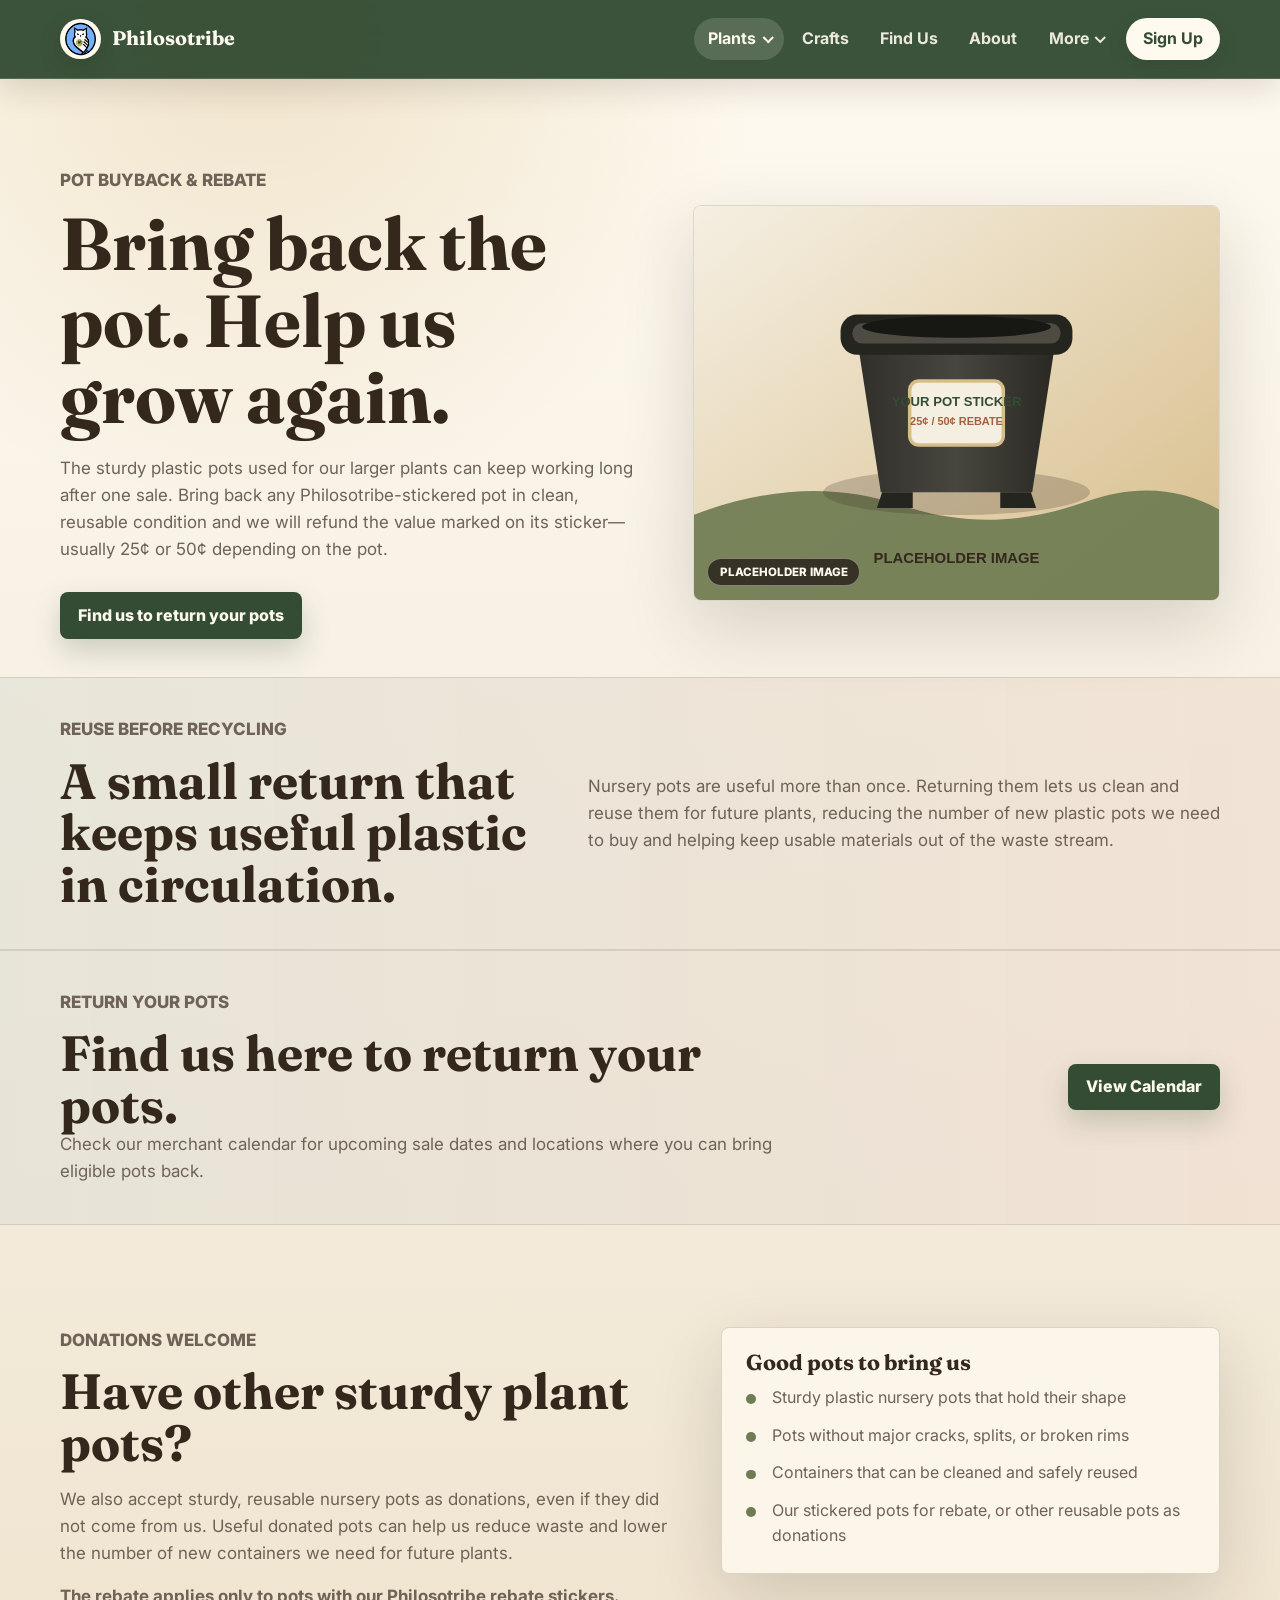
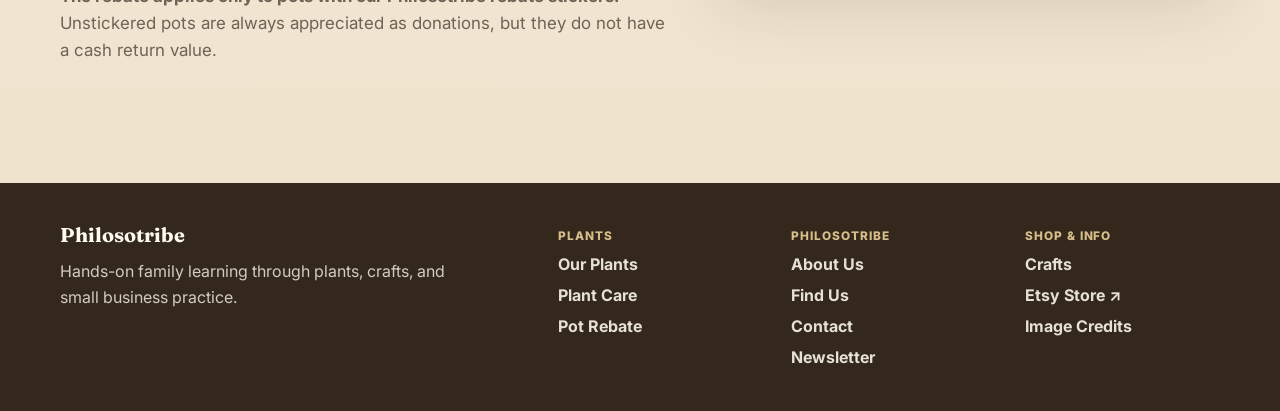
<file: pot-rebate.html>
<!doctype html>
<html lang="en">
  <head>
    <meta charset="utf-8">
    <meta name="viewport" content="width=device-width, initial-scale=1">
    <meta http-equiv="Cache-Control" content="no-cache, no-store, must-revalidate">
    <meta http-equiv="Pragma" content="no-cache">
    <meta http-equiv="Expires" content="0">
    <meta
      name="description"
      content="Return eligible Philosotribe plant pots for a 25¢ or 50¢ rebate and help us reuse sturdy plastic nursery pots for future plants."
    >
    <title>Plant Pot Buyback & Rebate | Philosotribe</title>
    <link rel="icon" type="image/png" href="assets/img/PhilosotribeIcon.png?v=2026-08-21-5">
    <link rel="apple-touch-icon" href="assets/img/PhilosotribeIcon.png?v=2026-08-21-5">
    <meta property="og:site_name" content="Philosotribe">
    <meta property="og:type" content="website">
    <meta property="og:title" content="Plant Pot Buyback & Rebate | Philosotribe">
    <meta
      property="og:description"
      content="Bring back reusable Philosotribe plant pots, receive the value marked on the sticker, and help us keep plastic pots in circulation."
    >
    <meta property="og:url" content="https://philosotribe.org/pot-rebate.html">
    <meta property="og:image" content="https://philosotribe.org/assets/img/OpenGraph.jpg?v=2026-08-21-5">
    <meta property="og:image:alt" content="Philosotribe logo">
    <meta name="twitter:card" content="summary_large_image">
    <link rel="preconnect" href="https://fonts.googleapis.com">
    <link rel="preconnect" href="https://fonts.gstatic.com" crossorigin>
    <link
      href="https://fonts.googleapis.com/css2?family=Fraunces:opsz,wght@9..144,600;9..144,700&family=Inter:wght@400;500;600;700&display=swap"
      rel="stylesheet"
    >
    <script>
      (function () {
        window.PHILOSOTRIBE_ASSET_ROOT = "";
        document.write('<script src="assets/js/site-version.js?bootstrap=' + Date.now() + '"><\/script>');
      }());
    </script>
    <script>
      (function () {
        const version = window.PHILOSOTRIBE_SITE_VERSION || "uncached";
        window.PHILOSOTRIBE_ASSET_VERSION = version;

        window.philosotribeAssetUrl = function (url) {
          if (!url || /^(?:data:|blob:|mailto:|tel:|javascript:)/i.test(url)) {
            return url;
          }

          try {
            const absolute = new URL(url, window.location.href);
            if (absolute.origin !== window.location.origin) {
              return url;
            }
          } catch (_) {
            return url;
          }

          const hashIndex = url.indexOf("#");
          const hash = hashIndex >= 0 ? url.slice(hashIndex) : "";
          const withoutHash = hashIndex >= 0 ? url.slice(0, hashIndex) : url;
          const queryIndex = withoutHash.indexOf("?");
          const path = queryIndex >= 0 ? withoutHash.slice(0, queryIndex) : withoutHash;
          const query = queryIndex >= 0 ? withoutHash.slice(queryIndex + 1) : "";
          const params = new URLSearchParams(query);
          params.set("v", version);
          return path + "?" + params.toString() + hash;
        };

        try {
          const pageKey = "philosotribe-page-version:" + window.location.pathname;
          const previousVersion = window.localStorage.getItem(pageKey);
          const pageUrl = new URL(window.location.href);
          const urlVersion = pageUrl.searchParams.get("_sitev");
          const versionChanged = previousVersion && previousVersion !== version;
          const staleVersionedUrl = urlVersion && urlVersion !== version;

          window.localStorage.setItem(pageKey, version);

          if ((versionChanged || staleVersionedUrl) && urlVersion !== version) {
            pageUrl.searchParams.set("_sitev", version);
            window.location.replace(pageUrl.toString());
            return;
          }
        } catch (_) {
          // Cache-busting of CSS, JS, and images still works when storage is disabled.
        }

        document.querySelectorAll('link[rel~="icon"], link[rel="apple-touch-icon"]').forEach((link) => {
          const href = link.getAttribute("href");
          if (href) {
            link.setAttribute("href", window.philosotribeAssetUrl(href));
          }
        });

        document.write('<link rel="stylesheet" href="' + window.philosotribeAssetUrl("assets/css/styles.css") + '">');
      }());
    </script>
    <noscript><link rel="stylesheet" href="assets/css/styles.css?v=2026-08-21-5"></noscript>
  </head>
  <body>
    <a class="skip-link" href="#main">Skip to content</a>

    <header class="site-header" data-site-header></header>
<main id="main">
      <section class="page-hero">
        <div>
          <p class="eyebrow">Pot buyback &amp; rebate</p>
          <h1>Bring back the pot. Help us grow again.</h1>
          <p>
            The sturdy plastic pots used for our larger plants can keep working long after one sale. Bring back any
            Philosotribe-stickered pot in clean, reusable condition and we will refund the value marked on its sticker—
            usually 25¢ or 50¢ depending on the pot.
          </p>
          <div class="hero-actions">
            <a class="button button-primary" href="calendar.html">Find us to return your pots</a>
          </div>
        </div>
        <div class="page-hero-media">
          <img src="assets/img/placeholders/plant-pot-placeholder.svg?v=2026-08-21-5" alt="Placeholder illustration of a black plastic nursery pot with a rebate sticker">
          <span class="placeholder-badge">Placeholder image</span>
        </div>
      </section>

      <section class="intro-band" aria-labelledby="reuse-heading">
        <div class="content-grid">
          <div>
            <p class="eyebrow">Reuse before recycling</p>
            <h2 id="reuse-heading">A small return that keeps useful plastic in circulation.</h2>
          </div>
          <p>
            Nursery pots are useful more than once. Returning them lets us clean and reuse them for future plants,
            reducing the number of new plastic pots we need to buy and helping keep usable materials out of the waste stream.
          </p>
        </div>
      </section>

      <section class="cta-band">
        <div>
          <p class="eyebrow">Return your pots</p>
          <h2>Find us here to return your pots.</h2>
          <p>Check our merchant calendar for upcoming sale dates and locations where you can bring eligible pots back.</p>
        </div>
        <a class="button button-primary" href="calendar.html">View Calendar</a>
      </section>

      <section class="split-section" aria-labelledby="donation-heading">
        <div class="split-copy">
          <p class="eyebrow">Donations welcome</p>
          <h2 id="donation-heading">Have other sturdy plant pots?</h2>
          <p>
            We also accept sturdy, reusable nursery pots as donations, even if they did not come from us. Useful donated
            pots can help us reduce waste and lower the number of new containers we need for future plants.
          </p>
          <p>
            <strong>The rebate applies only to pots with our Philosotribe rebate stickers.</strong> Unstickered pots are always
            appreciated as donations, but they do not have a cash return value.
          </p>
        </div>
        <div class="note-panel">
          <h3>Good pots to bring us</h3>
          <ul class="check-list">
            <li>Sturdy plastic nursery pots that hold their shape</li>
            <li>Pots without major cracks, splits, or broken rims</li>
            <li>Containers that can be cleaned and safely reused</li>
            <li>Our stickered pots for rebate, or other reusable pots as donations</li>
          </ul>
        </div>
      </section>
    </main>

    <footer class="site-footer" data-site-footer></footer>
<script>
      document.write('<script src="' + window.philosotribeAssetUrl("assets/js/site-navigation.js") + '"><\/script>');

      document.write('<script src="' + window.philosotribeAssetUrl("assets/js/main.js") + '"><\/script>');
    </script>
  </body>
</html>
</file>
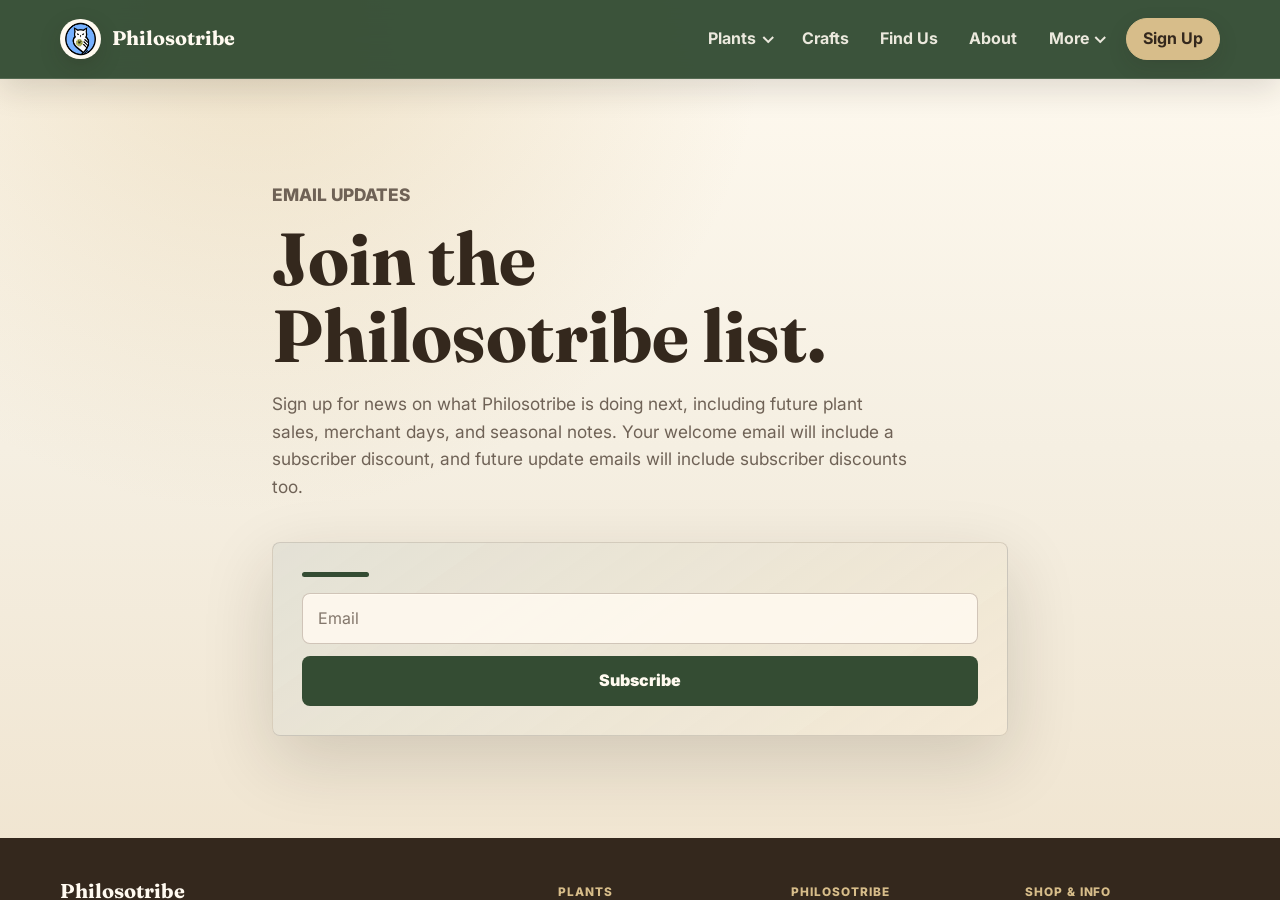
<file: sign-up.html>
<!doctype html>
<html lang="en">
  <head>
    <meta charset="utf-8">
    <meta http-equiv="refresh" content="0; url=sign-up/">
    <meta name="viewport" content="width=device-width, initial-scale=1">
    <meta name="robots" content="noindex">
    <title>Sign Up | Philosotribe</title>
    <link rel="canonical" href="https://philosotribe.org/sign-up/">
  </head>
  <body>
    <p><a href="sign-up/">Continue to the Philosotribe sign up page.</a></p>
  </body>
</html>
</file>
<file: assets/css/styles.css>
:root {
  --soil: #34281d;
  --bark: #5f432f;
  --clay: #a7603d;
  --moss: #344c33;
  --sage: #6f7c53;
  --leaf: #8a9864;
  --straw: #d7bd8a;
  --canvas: #f5efe2;
  --cream: #fffaf0;
  --stone: #ded3bd;
  --ink: #241d18;
  --muted: #6f6256;
  --line: rgba(52, 40, 29, 0.16);
  --shadow: 0 24px 70px rgba(37, 29, 20, 0.16);
  --radius: 8px;
  --max-width: 1160px;
}

* {
  box-sizing: border-box;
}

html {
  scroll-behavior: smooth;
}

body {
  margin: 0;
  overflow-x: hidden;
  color: var(--ink);
  background:
    radial-gradient(circle at 20% 0%, rgba(215, 189, 138, 0.38), transparent 32rem),
    linear-gradient(180deg, var(--cream) 0%, var(--canvas) 42%, #eee0c8 100%);
  font-family: "Inter", system-ui, -apple-system, BlinkMacSystemFont, "Segoe UI", sans-serif;
  line-height: 1.6;
}

body.menu-open {
  overflow: hidden;
}

body.event-modal-open {
  overflow: hidden;
}

img {
  display: block;
  max-width: 100%;
}

a {
  color: inherit;
}

.skip-link {
  position: absolute;
  left: 1rem;
  top: 1rem;
  z-index: 100;
  transform: translateY(-150%);
  border-radius: var(--radius);
  background: var(--soil);
  color: var(--cream);
  padding: 0.65rem 0.9rem;
  font-weight: 700;
  text-decoration: none;
  transition: transform 160ms ease;
}

.skip-link:focus {
  transform: translateY(0);
}

.sr-only {
  position: absolute;
  width: 1px;
  height: 1px;
  padding: 0;
  margin: -1px;
  overflow: hidden;
  clip: rect(0, 0, 0, 0);
  white-space: nowrap;
  border: 0;
}

.site-header {
  position: sticky;
  top: 0;
  z-index: 50;
  border-bottom: 1px solid rgba(255, 250, 240, 0.14);
  background: rgba(52, 76, 51, 0.96);
  box-shadow: 0 10px 32px rgba(37, 29, 20, 0.14);
  backdrop-filter: blur(18px);
}

.nav-shell {
  width: min(100% - 2rem, var(--max-width));
  min-height: 78px;
  margin: 0 auto;
  display: flex;
  align-items: center;
  justify-content: space-between;
  gap: 1rem;
}

.brand,
.footer-brand {
  display: inline-flex;
  align-items: center;
  gap: 0.72rem;
  color: var(--soil);
  font-family: "Fraunces", Georgia, serif;
  font-weight: 700;
  text-decoration: none;
}

.brand-mark {
  width: 2.55rem;
  height: 2.55rem;
  display: grid;
  place-items: center;
  overflow: hidden;
  border: 2px solid rgba(255, 250, 240, 0.64);
  border-radius: 50%;
  background: var(--cream);
  box-shadow: 0 8px 22px rgba(37, 29, 20, 0.2);
  padding: 0.1rem;
}

.brand-mark img {
  width: 100%;
  height: 100%;
  border-radius: inherit;
  object-fit: cover;
}

.brand-text {
  font-size: 1.24rem;
  letter-spacing: 0;
}

.site-header .brand,
.site-header .brand-text {
  color: var(--cream);
}

.site-menu {
  display: flex;
  align-items: center;
  gap: 0.2rem;
}

.nav-link,
.dropdown-menu a,
.footer-links a,
.text-link {
  text-decoration: none;
}

.nav-link {
  display: inline-flex;
  align-items: center;
  gap: 0.42rem;
  min-height: 2.65rem;
  border: 0;
  border-radius: 999px;
  background: transparent;
  color: var(--soil);
  padding: 0 0.88rem;
  font: inherit;
  font-weight: 700;
  cursor: pointer;
}

.site-header .nav-link {
  color: rgba(255, 250, 240, 0.9);
}

.nav-link:hover,
.nav-link:focus-visible,
.nav-link.active {
  background: rgba(111, 124, 83, 0.15);
  color: var(--moss);
  outline: none;
}

.site-header .nav-link:hover,
.site-header .nav-link:focus-visible,
.site-header .nav-link.active {
  background: rgba(255, 250, 240, 0.15);
  color: var(--cream);
}

.dropdown {
  position: relative;
}

.chevron {
  width: 0.48rem;
  height: 0.48rem;
  border-bottom: 2px solid currentColor;
  border-right: 2px solid currentColor;
  transform: rotate(45deg) translateY(-2px);
}

.dropdown-menu {
  position: absolute;
  right: 0;
  top: calc(100% + 0.45rem);
  min-width: 13.8rem;
  display: grid;
  gap: 0.2rem;
  border: 1px solid var(--line);
  border-radius: var(--radius);
  background: rgba(255, 250, 240, 0.98);
  padding: 0.45rem;
  box-shadow: var(--shadow);
  opacity: 0;
  transform: translateY(-0.35rem);
  visibility: hidden;
  transition: opacity 140ms ease, transform 140ms ease, visibility 140ms ease;
}

.dropdown.open .dropdown-menu,
.dropdown:focus-within .dropdown-menu {
  opacity: 1;
  transform: translateY(0);
  visibility: visible;
}

.dropdown-menu a {
  border-radius: 6px;
  color: var(--soil);
  padding: 0.64rem 0.72rem;
  font-weight: 700;
}

.dropdown-menu a:hover,
.dropdown-menu a:focus-visible {
  background: rgba(167, 96, 61, 0.13);
  outline: none;
}

.nav-toggle {
  display: none;
  width: 2.8rem;
  height: 2.8rem;
  border: 1px solid rgba(255, 250, 240, 0.24);
  border-radius: var(--radius);
  background: rgba(255, 250, 240, 0.12);
  color: var(--cream);
  cursor: pointer;
}

.nav-toggle-line {
  display: block;
  width: 1.25rem;
  height: 2px;
  margin: 0.25rem auto;
  background: currentColor;
}

main {
  overflow: hidden;
}

.hero,
.page-hero,
.intro-band,
.feature-section,
.split-section,
.showcase-section,
.process-section,
.story-section,
.timeline-section,
.contact-section,
.care-section,
.care-guide-section,
.credits-section,
.calendar-section,
.signup-section,
.cta-band {
  width: min(100% - 2rem, var(--max-width));
  margin: 0 auto;
}

.hero {
  min-height: calc(100vh - 150px);
  display: grid;
  grid-template-columns: minmax(0, 1.02fr) minmax(20rem, 0.98fr);
  gap: clamp(2rem, 5vw, 5.8rem);
  align-items: center;
  padding: clamp(2rem, 5vw, 4.8rem) 0;
}

.hero-media,
.page-hero-media,
.feature-card,
.showcase-card,
.note-panel,
.contact-card {
  position: relative;
  border: 1px solid var(--line);
  border-radius: var(--radius);
  background: rgba(255, 250, 240, 0.74);
  box-shadow: var(--shadow);
}

.hero-media {
  min-height: 32rem;
  display: grid;
  align-items: end;
  overflow: hidden;
  background:
    linear-gradient(145deg, rgba(52, 76, 51, 0.14), rgba(215, 189, 138, 0.32)),
    var(--cream);
}

.hero-media img {
  width: 100%;
  height: 100%;
  object-fit: cover;
}

.placeholder-badge {
  position: absolute;
  left: 0.82rem;
  bottom: 0.82rem;
  display: inline-flex;
  min-height: 1.8rem;
  align-items: center;
  border: 1px solid rgba(255, 250, 240, 0.4);
  border-radius: 999px;
  background: rgba(36, 29, 24, 0.78);
  color: var(--cream);
  padding: 0 0.72rem;
  font-size: 0.72rem;
  font-weight: 800;
  letter-spacing: 0;
  text-transform: uppercase;
}

.hero-copy {
  max-width: 40rem;
  min-width: 0;
}

.eyebrow,
.card-kicker {
  margin: 0 0 0.75rem;
  color: var(--clay);
  font-size: 0.78rem;
  font-weight: 800;
  letter-spacing: 0;
  text-transform: uppercase;
}

h1,
h2,
h3,
p {
  overflow-wrap: break-word;
}

h1,
h2,
h3 {
  margin-top: 0;
  color: var(--soil);
  font-family: "Fraunces", Georgia, serif;
  line-height: 1.04;
  letter-spacing: 0;
}

h1 {
  max-width: 12ch;
  margin-bottom: 1.2rem;
  font-size: 5.8rem;
}

h2 {
  margin-bottom: 1rem;
  font-size: 3.1rem;
}

h3 {
  margin-bottom: 0.65rem;
  font-size: 1.35rem;
}

p {
  margin: 0 0 1rem;
}

.hero-text,
.page-hero p,
.intro-band p,
.split-copy p,
.story-copy p,
.cta-band p {
  color: var(--muted);
  font-size: 1.06rem;
}

.hero-actions {
  display: flex;
  flex-wrap: wrap;
  gap: 0.78rem;
  margin-top: 1.8rem;
}

.button {
  display: inline-flex;
  min-height: 2.9rem;
  align-items: center;
  justify-content: center;
  border: 1px solid transparent;
  border-radius: var(--radius);
  padding: 0 1.05rem;
  font-weight: 800;
  text-decoration: none;
  transition: transform 150ms ease, box-shadow 150ms ease, background 150ms ease;
}

.button:hover,
.button:focus-visible {
  transform: translateY(-1px);
  outline: none;
}

.button-primary {
  background: var(--moss);
  color: var(--cream);
  box-shadow: 0 12px 28px rgba(52, 76, 51, 0.22);
}

.button-primary:hover,
.button-primary:focus-visible {
  background: #283b29;
}

.button-secondary {
  border-color: rgba(95, 67, 47, 0.24);
  background: rgba(255, 250, 240, 0.74);
  color: var(--soil);
}

.button-secondary:hover,
.button-secondary:focus-visible {
  background: var(--cream);
}

.intro-band,
.cta-band {
  border: 1px solid rgba(52, 40, 29, 0.12);
  border-radius: var(--radius);
  background:
    linear-gradient(90deg, rgba(52, 76, 51, 0.1), rgba(167, 96, 61, 0.13)),
    rgba(255, 250, 240, 0.72);
  padding: clamp(1.35rem, 4vw, 2.4rem);
}

.content-grid {
  display: grid;
  grid-template-columns: minmax(0, 0.86fr) minmax(0, 1.14fr);
  gap: clamp(1.2rem, 4vw, 3.6rem);
  align-items: center;
}

.content-grid h2,
.cta-band h2 {
  margin-bottom: 0;
}

.content-grid p:last-child,
.cta-band p:last-child {
  margin-bottom: 0;
}

.feature-section,
.showcase-section,
.process-section,
.timeline-section,
.contact-section,
.care-section,
.care-guide-section,
.calendar-section,
.signup-section {
  padding: clamp(4rem, 8vw, 6.5rem) 0;
}

.section-heading {
  max-width: 42rem;
  margin-bottom: 1.8rem;
}

.section-note {
  color: var(--muted);
}

.feature-grid,
.showcase-grid,
.contact-grid {
  display: grid;
  grid-template-columns: repeat(3, minmax(0, 1fr));
  gap: 1rem;
}

.feature-card,
.showcase-card {
  overflow: hidden;
}

.feature-link-card {
  color: inherit;
  text-decoration: none;
  transition:
    border-color 180ms ease,
    box-shadow 180ms ease,
    transform 180ms ease;
}

.feature-link-card::after {
  content: "";
  position: absolute;
  inset: 0;
  border-radius: inherit;
  background: linear-gradient(145deg, rgba(255, 250, 240, 0), rgba(215, 189, 138, 0.18));
  opacity: 0;
  pointer-events: none;
  transition: opacity 180ms ease;
}

.feature-link-card:hover,
.feature-link-card:focus-visible {
  border-color: rgba(167, 96, 61, 0.34);
  box-shadow: 0 30px 82px rgba(37, 29, 20, 0.24);
  transform: translateY(-0.45rem) scale(1.018);
  outline: none;
}

.feature-link-card:hover::after,
.feature-link-card:focus-visible::after {
  opacity: 1;
}

.feature-link-card:hover .text-link,
.feature-link-card:focus-visible .text-link {
  color: var(--clay);
}

.feature-card img {
  width: 100%;
  aspect-ratio: 4 / 3;
  object-fit: cover;
  background: var(--stone);
}

.feature-card-body,
.showcase-card div {
  padding: 1.25rem;
}

.feature-card p,
.showcase-card p,
.process-item p,
.values-list p,
.timeline p,
.contact-card p,
.care-card p,
.care-guide p,
.care-details dd,
.note-panel li {
  color: var(--muted);
}

.text-link {
  display: inline-flex;
  margin-top: 0.25rem;
  color: var(--moss);
  font-weight: 800;
}

.text-link:hover,
.text-link:focus-visible,
.footer-links a:hover,
.footer-links a:focus-visible,
.contact-card a:hover,
.contact-card a:focus-visible {
  color: var(--clay);
  outline: none;
}

.split-section,
.story-section {
  display: grid;
  grid-template-columns: minmax(0, 1.1fr) minmax(18rem, 0.9fr);
  gap: clamp(1.2rem, 4vw, 3.2rem);
  align-items: start;
  padding: 0 0 clamp(4rem, 8vw, 6.5rem);
}

.split-copy {
  max-width: 42rem;
}

.note-panel {
  padding: 1.5rem;
}

.check-list {
  display: grid;
  gap: 0.75rem;
  margin: 0;
  padding: 0;
  list-style: none;
}

.check-list li {
  position: relative;
  padding-left: 1.6rem;
}

.check-list li::before {
  content: "";
  position: absolute;
  left: 0;
  top: 0.58rem;
  width: 0.62rem;
  height: 0.62rem;
  border-radius: 50%;
  background: var(--sage);
}

.page-hero {
  display: grid;
  grid-template-columns: minmax(0, 1.05fr) minmax(18rem, 0.95fr);
  gap: clamp(1.4rem, 4vw, 3.8rem);
  align-items: center;
  padding: clamp(2.8rem, 7vw, 5.5rem) 0 clamp(1.5rem, 3vw, 2.8rem);
}

.page-hero h1 {
  max-width: 13ch;
  font-size: 4.6rem;
}

.plant-care-hero {
  grid-template-columns: 1fr;
  padding-bottom: 1.4rem;
}

.plant-care-hero > div {
  max-width: 58rem;
  min-width: 0;
}

.plant-care-hero h1 {
  max-width: 15ch;
}

.care-local-note {
  max-width: 52rem;
  margin-top: 1.15rem;
  border-left: 4px solid var(--sage);
  background: rgba(111, 124, 83, 0.1);
  color: var(--soil);
  padding: 0.9rem 1rem;
}

.page-hero-media {
  min-height: 22rem;
  overflow: hidden;
}

.page-hero-media img {
  width: 100%;
  height: 100%;
  min-height: 22rem;
  object-fit: cover;
}

.showcase-card {
  display: grid;
  grid-template-rows: auto 1fr;
}

.showcase-card img {
  width: 100%;
  aspect-ratio: 16 / 10;
  object-fit: cover;
  background: var(--stone);
}

.process-grid,
.timeline {
  display: grid;
  grid-template-columns: repeat(4, minmax(0, 1fr));
  gap: 1px;
  overflow: hidden;
  border: 1px solid var(--line);
  border-radius: var(--radius);
  background: var(--line);
}

.process-item,
.timeline article {
  min-height: 13rem;
  background: rgba(255, 250, 240, 0.72);
  padding: 1.25rem;
}

.process-item span,
.timeline span {
  display: inline-flex;
  margin-bottom: 2.2rem;
  color: var(--clay);
  font-size: 0.78rem;
  font-weight: 900;
  letter-spacing: 0;
  text-transform: uppercase;
}

.values-list {
  display: grid;
  gap: 1rem;
}

.values-list article {
  border: 1px solid var(--line);
  border-radius: var(--radius);
  background: rgba(255, 250, 240, 0.72);
  padding: 1.25rem;
}

.cta-band {
  display: flex;
  align-items: center;
  justify-content: space-between;
  gap: 1.4rem;
  margin-bottom: clamp(4rem, 8vw, 6.5rem);
}

.cta-band > div {
  max-width: 45rem;
}

.plant-care-cta {
  margin-top: clamp(2rem, 5vw, 4rem);
}

.contact-card {
  padding: 1.35rem;
}

.contact-icon {
  width: 2.6rem;
  height: 2.6rem;
  display: grid;
  place-items: center;
  margin-bottom: 1.4rem;
  border-radius: 50%;
  background: rgba(111, 124, 83, 0.16);
  color: var(--moss);
  font-weight: 900;
}

.contact-card a {
  color: var(--moss);
  font-weight: 800;
  overflow-wrap: anywhere;
}

.signup-page {
  padding-top: clamp(4rem, 8vw, 6.5rem);
  padding-bottom: clamp(4rem, 8vw, 6.5rem);
}

.signup-layout {
  width: min(100%, 46rem);
  display: grid;
  gap: 1.6rem;
  margin: 0 auto;
}

.signup-copy {
  max-width: 43rem;
}

.signup-copy h1 {
  max-width: 12ch;
  margin-bottom: 1rem;
  font-size: clamp(2.8rem, 6vw, 4.6rem);
}

.signup-copy > p {
  max-width: 40rem;
  color: var(--muted);
  font-size: 1.08rem;
}

.signup-form-panel {
  position: relative;
  overflow: hidden;
  border: 1px solid rgba(52, 40, 29, 0.14);
  border-radius: var(--radius);
  background:
    linear-gradient(145deg, rgba(52, 76, 51, 0.13), rgba(215, 189, 138, 0.23)),
    rgba(255, 250, 240, 0.86);
  box-shadow: var(--shadow);
  padding: clamp(1.2rem, 4vw, 1.8rem);
}

.signup-form-panel::before {
  content: "";
  display: block;
  width: 4.2rem;
  height: 0.32rem;
  margin-bottom: 1rem;
  border-radius: 999px;
  background: var(--moss);
}

.mailerlite-signup #mlb2-42005301.ml-form-embedContainer {
  display: block;
  width: 100% !important;
  margin: 0;
}

.mailerlite-signup .ml-form-align-center,
.mailerlite-signup .ml-form-embedWrapper,
.mailerlite-signup .ml-form-embedBody {
  display: block !important;
  width: 100% !important;
}

.mailerlite-signup .ml-form-embedWrapper {
  max-width: none !important;
  border: 0 !important;
  border-radius: 0 !important;
  background: transparent !important;
}

.mailerlite-signup .ml-form-embedBody,
.mailerlite-signup .ml-form-successBody {
  padding: 0 !important;
}

.mailerlite-signup .ml-form-embedContent,
.mailerlite-signup .ml-form-successContent {
  margin: 0 0 1.15rem !important;
  text-align: left !important;
}

.mailerlite-signup .ml-form-embedContent h4,
.mailerlite-signup .ml-form-successContent h4 {
  margin: 0 0 0.45rem !important;
  color: var(--soil) !important;
  font-family: "Fraunces", Georgia, serif !important;
  font-size: clamp(1.75rem, 4vw, 2.35rem) !important;
  font-weight: 700 !important;
  line-height: 1.04 !important;
  letter-spacing: 0 !important;
}

.mailerlite-signup .ml-form-embedContent p,
.mailerlite-signup .ml-form-successContent p {
  margin: 0 !important;
  color: var(--muted) !important;
  font-family: inherit !important;
  font-size: 1rem !important;
  line-height: 1.55 !important;
}

.mailerlite-signup .ml-form-formContent,
.mailerlite-signup .ml-form-fieldRow {
  margin: 0 0 0.75rem !important;
  width: 100% !important;
}

.mailerlite-signup input[type="email"] {
  width: 100% !important;
  min-height: 3.15rem !important;
  border: 1px solid rgba(95, 67, 47, 0.28) !important;
  border-radius: var(--radius) !important;
  background: rgba(255, 250, 240, 0.86) !important;
  color: var(--ink) !important;
  font: inherit !important;
  line-height: 1.4 !important;
  padding: 0 0.95rem !important;
  box-shadow: inset 0 1px 0 rgba(255, 250, 240, 0.8);
}

.mailerlite-signup input[type="email"]::placeholder {
  color: rgba(111, 98, 86, 0.86) !important;
}

.mailerlite-signup input[type="email"]:focus {
  border-color: rgba(52, 76, 51, 0.72) !important;
  outline: 3px solid rgba(111, 124, 83, 0.22);
}

.mailerlite-signup .ml-form-embedSubmit {
  width: 100% !important;
  margin: 0 !important;
}

.mailerlite-signup .ml-form-embedSubmit button.primary {
  display: inline-flex !important;
  width: 100% !important;
  min-height: 3.15rem !important;
  align-items: center !important;
  justify-content: center !important;
  border: 1px solid transparent !important;
  border-radius: var(--radius) !important;
  background: var(--moss) !important;
  color: var(--cream) !important;
  cursor: pointer !important;
  font: inherit !important;
  font-weight: 900 !important;
  line-height: 1.2 !important;
  padding: 0 1.05rem !important;
  transition: background 150ms ease, transform 150ms ease;
}

.mailerlite-signup .ml-form-embedSubmit button.loading {
  width: 100% !important;
  min-height: 3.15rem !important;
  border: 1px solid transparent !important;
  border-radius: var(--radius) !important;
  background: var(--moss) !important;
  color: var(--cream) !important;
}

.mailerlite-signup .ml-form-embedSubmit button.primary:hover,
.mailerlite-signup .ml-form-embedSubmit button.primary:focus-visible {
  background: #283b29 !important;
  outline: none;
  transform: translateY(-1px);
}

.ml-form-embedSubmitLoad {
  display: inline-block;
  width: 20px;
  height: 20px;
}

.ml-form-embedSubmitLoad::after {
  content: "";
  display: block;
  width: 11px;
  height: 11px;
  margin: 1px;
  border: 4px solid var(--cream);
  border-color: var(--cream) var(--cream) var(--cream) transparent;
  border-radius: 50%;
  animation: ml-form-embedSubmitLoad 1.2s linear infinite;
}

@keyframes ml-form-embedSubmitLoad {
  to {
    transform: rotate(360deg);
  }
}

.care-grid {
  display: grid;
  grid-template-columns: repeat(3, minmax(0, 1fr));
  gap: 1rem;
}

.care-card,
.care-guide {
  border: 1px solid var(--line);
  border-radius: var(--radius);
  background: rgba(255, 250, 240, 0.72);
  box-shadow: var(--shadow);
}

.care-card {
  padding: 1.35rem;
}

.care-icon {
  width: 2.65rem;
  height: 2.65rem;
  display: grid;
  place-items: center;
  margin-bottom: 1.35rem;
  border-radius: 50%;
  background: rgba(52, 76, 51, 0.14);
  color: var(--moss);
  font-weight: 900;
}

.care-guide-list {
  display: grid;
  gap: 1rem;
}

.plant-care-primary {
  padding-top: clamp(2rem, 4vw, 3.2rem);
}

.care-guide-heading-row {
  max-width: none;
  display: flex;
  flex-wrap: wrap;
  align-items: flex-end;
  justify-content: space-between;
  gap: 1rem;
}

.care-guide-heading-row > div {
  min-width: 0;
}

.care-guide-heading-row > div:first-child {
  flex: 1 1 24rem;
  max-width: 32rem;
}

.care-controls {
  display: grid;
  grid-template-columns: minmax(11rem, 1fr) auto minmax(9rem, 0.75fr);
  align-items: end;
  gap: 0.8rem;
  flex: 0 1 38rem;
  max-width: 38rem;
  min-width: 0;
}

.care-search span,
.cycle-filter > span,
.care-filter > span {
  display: block;
  margin-bottom: 0.42rem;
  color: var(--muted);
  font-size: 0.76rem;
  font-weight: 900;
  letter-spacing: 0;
  text-transform: uppercase;
}

.care-search input {
  width: 100%;
  min-width: 0;
  min-height: 3rem;
  border: 1px solid rgba(95, 67, 47, 0.22);
  border-radius: var(--radius);
  background: rgba(255, 250, 240, 0.86);
  box-shadow: 0 14px 34px rgba(37, 29, 20, 0.1);
  color: var(--soil);
  font: inherit;
  font-weight: 700;
  padding: 0 1rem;
}

.care-search input:focus-visible,
.cycle-button:focus-visible {
  border-color: rgba(167, 96, 61, 0.5);
  box-shadow: 0 0 0 4px rgba(167, 96, 61, 0.16);
  outline: none;
}

.cycle-options {
  width: 100%;
  min-height: 3rem;
  display: inline-flex;
  overflow: hidden;
  border: 1px solid rgba(95, 67, 47, 0.22);
  border-radius: var(--radius);
  background: rgba(255, 250, 240, 0.86);
  box-shadow: 0 14px 34px rgba(37, 29, 20, 0.1);
}

.cycle-button {
  min-width: 5.25rem;
  border: 0;
  border-right: 1px solid rgba(95, 67, 47, 0.18);
  background: transparent;
  color: var(--soil);
  cursor: pointer;
  font: inherit;
  font-weight: 900;
  padding: 0 0.85rem;
}

.cycle-button:last-child {
  border-right: 0;
}

.cycle-button.active {
  background: var(--moss);
  color: var(--cream);
}

.care-result-count {
  margin: -0.45rem 0 1rem;
  color: var(--muted);
  font-weight: 700;
}

.care-filter {
  position: relative;
  flex: 0 0 min(18rem, 100%);
}

.care-filter::after {
  content: "";
  position: absolute;
  top: 2.45rem;
  right: 1.05rem;
  width: 0.55rem;
  height: 0.55rem;
  border-right: 2px solid var(--soil);
  border-bottom: 2px solid var(--soil);
  pointer-events: none;
  transform: translateY(-65%) rotate(45deg);
}

.care-filter-select {
  width: 100%;
  min-width: 0;
  min-height: 3rem;
  appearance: none;
  border: 1px solid rgba(95, 67, 47, 0.22);
  border-radius: var(--radius);
  background: rgba(255, 250, 240, 0.86);
  box-shadow: 0 14px 34px rgba(37, 29, 20, 0.1);
  color: var(--soil);
  cursor: pointer;
  font: inherit;
  font-weight: 800;
  padding: 0 2.65rem 0 1rem;
}

.care-filter-select:focus-visible {
  border-color: rgba(167, 96, 61, 0.5);
  box-shadow: 0 0 0 4px rgba(167, 96, 61, 0.16);
  outline: none;
}

.care-empty {
  margin: 0;
  border: 1px solid var(--line);
  border-radius: var(--radius);
  background: rgba(255, 250, 240, 0.72);
  color: var(--muted);
  padding: 1.25rem;
}

.care-guide {
  display: grid;
  grid-template-columns: minmax(16rem, 0.72fr) minmax(0, 1.28fr);
  overflow: hidden;
  scroll-margin-top: 6rem;
}

.care-guide:target {
  outline: 3px solid rgba(167, 96, 61, 0.55);
  outline-offset: 4px;
}

.care-guide-header {
  background:
    linear-gradient(145deg, rgba(52, 76, 51, 0.12), rgba(215, 189, 138, 0.24)),
    rgba(255, 250, 240, 0.8);
  display: grid;
  grid-template-rows: auto 1fr;
}

.care-guide-copy {
  padding: 1.35rem;
}

.care-title-row {
  display: flex;
  align-items: start;
  justify-content: space-between;
  gap: 1rem;
}

.care-title-row h3 {
  margin-bottom: 0.7rem;
}

.care-anchor-link {
  flex: 0 0 auto;
  border-bottom: 1px solid rgba(167, 96, 61, 0.45);
  color: var(--clay);
  font-size: 0.78rem;
  font-weight: 900;
  text-decoration: none;
  white-space: nowrap;
}

.harvest-time {
  margin-top: 1rem;
  border-left: 4px solid var(--clay);
  color: var(--soil);
  font-weight: 800;
  line-height: 1.45;
  padding-left: 0.85rem;
}

.harvest-time strong {
  font-weight: 900;
}

.care-guide-image {
  width: 100%;
  aspect-ratio: 4 / 3;
  object-fit: cover;
  border-bottom: 1px solid var(--line);
  background: var(--stone);
}

.care-details {
  display: grid;
  grid-template-columns: repeat(3, minmax(0, 1fr));
  gap: 1px;
  margin: 0;
  background: var(--line);
}

.care-details div {
  min-height: 9.75rem;
  background: rgba(255, 250, 240, 0.72);
  padding: 1.15rem;
}

.care-details dt {
  margin-bottom: 0.45rem;
  color: var(--soil);
  font-weight: 900;
}

.care-details dd {
  margin: 0;
}

.muted-card {
  background: rgba(222, 211, 189, 0.36);
  box-shadow: none;
}

.credits-section {
  padding: clamp(4rem, 8vw, 6.5rem) 0;
}

.credits-section + .credits-section {
  padding-top: 0;
}

.credits-list,
.reference-grid {
  display: grid;
  grid-template-columns: repeat(3, minmax(0, 1fr));
  gap: 1rem;
}

.credit-card,
.reference-card {
  border: 1px solid var(--line);
  border-radius: var(--radius);
  background: rgba(255, 250, 240, 0.72);
  box-shadow: 0 18px 44px rgba(37, 29, 20, 0.1);
  padding: 1.2rem;
}

.credit-card h3,
.reference-card strong {
  margin-bottom: 0.65rem;
  color: var(--soil);
  font-family: "Fraunces", Georgia, serif;
  font-size: 1.22rem;
  line-height: 1.12;
}

.credit-meta,
.credit-source {
  margin: 0.35rem 0 0;
  color: var(--muted);
  font-size: 0.94rem;
}

.credit-card a,
.reference-card {
  color: var(--moss);
  font-weight: 800;
}

.reference-card {
  display: grid;
  align-content: start;
  min-height: 9.5rem;
  text-decoration: none;
  transition: transform 150ms ease, box-shadow 150ms ease, border-color 150ms ease;
}

.reference-card span {
  margin-bottom: 0.55rem;
  color: var(--clay);
  font-size: 0.75rem;
  font-weight: 900;
  letter-spacing: 0;
  text-transform: uppercase;
}

.reference-card:hover,
.reference-card:focus-visible {
  border-color: rgba(167, 96, 61, 0.34);
  box-shadow: 0 24px 62px rgba(37, 29, 20, 0.16);
  transform: translateY(-0.2rem);
  outline: none;
}

.calendar-page {
  padding: clamp(1.5rem, 4vw, 3.2rem) 0 clamp(3rem, 6vw, 5rem);
}

.calendar-page-header {
  display: flex;
  align-items: end;
  justify-content: space-between;
  gap: 1.4rem;
  margin-bottom: 1.25rem;
}

.calendar-page-header > div {
  max-width: 52rem;
}

.calendar-page-header h1 {
  max-width: none;
  margin-bottom: 0.75rem;
  font-size: clamp(2.45rem, 6vw, 4.25rem);
}

.calendar-page-header p {
  color: var(--muted);
  font-size: 1.05rem;
}

.merchant-calendar-app {
  display: grid;
  gap: 1rem;
}

.calendar-status,
.next-sale-banner,
.merchant-calendar-surface,
.merchant-selected-event,
.merchant-event-card {
  border: 1px solid var(--line);
  border-radius: var(--radius);
  background: rgba(255, 250, 240, 0.78);
  box-shadow: var(--shadow);
}

.calendar-status {
  display: grid;
  justify-items: start;
  gap: 0.8rem;
  padding: clamp(1.35rem, 4vw, 2.4rem);
}

.calendar-status p {
  color: var(--muted);
}

.next-sale-banner {
  display: flex;
  align-items: center;
  justify-content: space-between;
  gap: 1.4rem;
  background:
    linear-gradient(135deg, rgba(52, 76, 51, 0.96), rgba(95, 67, 47, 0.94)),
    var(--moss);
  color: rgba(255, 250, 240, 0.84);
  padding: clamp(1.25rem, 4vw, 2rem);
}

.next-sale-banner .eyebrow,
.next-sale-banner h2 {
  color: var(--cream);
}

.next-sale-banner h2 {
  max-width: none;
  margin-bottom: 0.65rem;
  font-size: clamp(1.85rem, 4vw, 2.7rem);
}

.next-sale-banner p {
  margin-bottom: 0.45rem;
}

.next-sale-time,
.next-sale-location {
  font-weight: 800;
}

.next-sale-description {
  max-width: 48rem;
}

.next-sale-actions {
  display: flex;
  flex: 0 0 auto;
  flex-wrap: wrap;
  gap: 0.6rem;
}

.next-sale-actions .button-primary {
  background: var(--cream);
  color: var(--moss);
  box-shadow: none;
}

.next-sale-actions .button-secondary {
  border-color: rgba(255, 250, 240, 0.35);
  background: rgba(255, 250, 240, 0.12);
  color: var(--cream);
}

.merchant-calendar-surface {
  overflow: hidden;
}

.merchant-event-modal {
  position: fixed;
  inset: 0;
  z-index: 80;
  display: grid;
  place-items: center;
  overflow-y: auto;
  background: rgba(36, 29, 24, 0.62);
  backdrop-filter: blur(3px);
  padding: clamp(1rem, 4vw, 2rem);
  animation: calendar-overlay-in 160ms ease-out;
}

.merchant-selected-event {
  position: relative;
  display: grid;
  width: min(100%, 36rem);
  max-height: min(86vh, 44rem);
  overflow-y: auto;
  gap: 1rem;
  background:
    linear-gradient(145deg, rgba(52, 76, 51, 0.08), rgba(167, 96, 61, 0.14)),
    var(--cream);
  box-shadow: 0 34px 90px rgba(20, 15, 10, 0.42);
  padding: clamp(1.2rem, 4vw, 1.7rem);
  animation: calendar-card-in 180ms ease-out;
}

.merchant-selected-event::before {
  content: "";
  width: 3.4rem;
  height: 0.28rem;
  border-radius: 999px;
  background: var(--moss);
}

.merchant-selected-copy {
  min-width: 0;
}

.merchant-selected-event h2 {
  max-width: none;
  margin-bottom: 0.7rem;
  font-size: clamp(1.75rem, 4vw, 2.5rem);
}

.merchant-selected-event p {
  margin-bottom: 0.65rem;
}

.merchant-selected-event .merchant-event-actions {
  align-content: stretch;
  align-items: stretch;
  display: grid;
  gap: 0.6rem;
  grid-template-columns: repeat(auto-fit, minmax(8.5rem, 1fr));
  justify-content: stretch;
  padding-right: 0;
  width: 100%;
}

.merchant-selected-event .button {
  width: 100%;
}

.merchant-event-actions {
  display: flex;
  align-content: start;
  align-items: start;
  flex-wrap: wrap;
  justify-content: end;
  gap: 0.55rem;
  padding-right: 2.4rem;
}

.selected-event-close {
  position: absolute;
  top: 0.8rem;
  right: 0.8rem;
  min-height: 2rem;
  width: 2rem;
  padding: 0;
}

.merchant-calendar-toolbar {
  display: flex;
  align-items: center;
  justify-content: space-between;
  gap: 1rem;
  border-bottom: 1px solid var(--line);
  background:
    linear-gradient(90deg, rgba(52, 76, 51, 0.08), rgba(167, 96, 61, 0.1)),
    rgba(255, 250, 240, 0.86);
  padding: 1rem;
}

.merchant-calendar-toolbar h2 {
  margin-bottom: 0;
  font-size: clamp(1.55rem, 3vw, 2.2rem);
}

.merchant-calendar-controls {
  display: flex;
  flex: 0 0 auto;
  gap: 0.45rem;
}

.calendar-icon-button,
.calendar-text-button {
  min-height: 2.6rem;
  border: 1px solid rgba(95, 67, 47, 0.22);
  border-radius: var(--radius);
  background: rgba(255, 250, 240, 0.84);
  color: var(--soil);
  cursor: pointer;
  font: inherit;
  font-weight: 900;
}

.calendar-icon-button {
  width: 2.7rem;
}

.calendar-text-button {
  padding: 0 0.9rem;
}

.calendar-icon-button:hover,
.calendar-icon-button:focus-visible,
.calendar-text-button:hover,
.calendar-text-button:focus-visible {
  border-color: rgba(167, 96, 61, 0.45);
  color: var(--clay);
  outline: none;
}

.merchant-calendar-body {
  display: grid;
  grid-template-columns: minmax(0, 1fr) minmax(18rem, 0.38fr);
  gap: 1px;
  background: var(--line);
}

.merchant-month,
.merchant-event-list {
  background: rgba(255, 250, 240, 0.72);
}

.merchant-weekdays,
.merchant-days-grid {
  display: grid;
  grid-template-columns: repeat(7, minmax(0, 1fr));
}

.merchant-weekdays {
  border-bottom: 1px solid var(--line);
}

.merchant-weekdays span {
  color: var(--muted);
  font-size: 0.74rem;
  font-weight: 900;
  padding: 0.72rem 0.8rem;
  text-transform: uppercase;
}

.merchant-day {
  min-height: 8.4rem;
  display: grid;
  align-content: start;
  gap: 0.35rem;
  border-right: 1px solid var(--line);
  border-bottom: 1px solid var(--line);
  background: rgba(255, 250, 240, 0.7);
  padding: 0.65rem;
}

.merchant-day:nth-child(7n) {
  border-right: 0;
}

.merchant-day-number {
  width: 1.9rem;
  height: 1.9rem;
  display: grid;
  place-items: center;
  color: var(--soil);
  font-weight: 900;
}

.merchant-day.today .merchant-day-number {
  border-radius: 50%;
  background: var(--moss);
  color: var(--cream);
}

.muted-day {
  background: rgba(222, 211, 189, 0.28);
}

.muted-day .merchant-day-number {
  color: rgba(111, 98, 86, 0.72);
}

.merchant-day-chip {
  overflow: hidden;
  border: 0;
  border-radius: 6px;
  background: rgba(52, 76, 51, 0.12);
  color: var(--moss);
  cursor: pointer;
  font-size: 0.78rem;
  font-weight: 900;
  line-height: 1.25;
  padding: 0.34rem 0.42rem;
  text-decoration: none;
  text-overflow: ellipsis;
  white-space: nowrap;
}

.merchant-day-chip:hover,
.merchant-day-chip:focus-visible,
.merchant-day-chip.active {
  background: var(--moss);
  color: var(--cream);
  outline: none;
}

.merchant-more-count {
  color: var(--clay);
  font-size: 0.74rem;
  font-weight: 900;
}

.merchant-event-list {
  display: grid;
  align-content: start;
  gap: 0.8rem;
  padding: 1rem;
}

.merchant-event-list-heading h2 {
  margin-bottom: 0;
  font-size: clamp(1.4rem, 3vw, 1.9rem);
}

.merchant-event-card {
  box-shadow: 0 14px 34px rgba(37, 29, 20, 0.09);
  padding: 1rem;
}

.merchant-event-card h3 {
  margin-bottom: 0.55rem;
  font-size: 1.15rem;
}

.merchant-event-card p {
  margin-bottom: 0.65rem;
}

.merchant-event-time,
.merchant-event-location {
  color: var(--soil);
  font-weight: 850;
}

.merchant-event-description {
  color: var(--muted);
}

.merchant-detail-button {
  border: 0;
  background: transparent;
  cursor: pointer;
  font: inherit;
  padding: 0;
}

@keyframes calendar-overlay-in {
  from {
    opacity: 0;
  }

  to {
    opacity: 1;
  }
}

@keyframes calendar-card-in {
  from {
    opacity: 0;
    transform: translateY(0.8rem) scale(0.98);
  }

  to {
    opacity: 1;
    transform: translateY(0) scale(1);
  }
}

@media (prefers-reduced-motion: reduce) {
  .merchant-event-modal,
  .merchant-selected-event {
    animation: none;
  }
}

.site-footer {
  background: var(--soil);
  color: rgba(255, 250, 240, 0.78);
}

.footer-inner {
  width: min(100% - 2rem, var(--max-width));
  margin: 0 auto;
  display: flex;
  align-items: center;
  justify-content: space-between;
  gap: 2rem;
  padding: 2rem 0;
}

.footer-brand {
  color: var(--cream);
  font-size: 1.25rem;
}

.footer-inner p {
  max-width: 33rem;
  margin: 0.5rem 0 0;
}

.footer-links {
  display: flex;
  flex-wrap: wrap;
  justify-content: flex-end;
  gap: 0.4rem 1rem;
}

.footer-links a {
  color: rgba(255, 250, 240, 0.86);
  font-weight: 800;
}

@media (max-width: 900px) {
  body.menu-open {
    overflow: hidden;
  }

  .nav-toggle {
    display: inline-block;
  }

  .site-menu {
    position: fixed;
    inset: 78px 0 auto 0;
    display: grid;
    gap: 0.35rem;
    max-height: calc(100vh - 78px);
    overflow-y: auto;
    border-top: 1px solid rgba(255, 250, 240, 0.14);
    background: rgba(52, 76, 51, 0.98);
    padding: 1rem;
    box-shadow: 0 20px 40px rgba(37, 29, 20, 0.12);
    transform: translateY(-110%);
    transition: transform 180ms ease;
  }

  .site-menu.open {
    transform: translateY(0);
  }

  .nav-link,
  .dropdown-trigger {
    width: 100%;
    justify-content: space-between;
    border-radius: var(--radius);
  }

  .dropdown-menu {
    position: static;
    min-width: 0;
    margin: 0.25rem 0 0;
    box-shadow: none;
    opacity: 1;
    transform: none;
    visibility: visible;
  }

  .hero,
  .page-hero,
  .content-grid,
  .split-section,
  .story-section,
  .signup-layout {
    grid-template-columns: 1fr;
  }

  .care-guide-heading-row {
    align-items: stretch;
    flex-direction: column;
  }

  .care-controls {
    max-width: none;
    grid-template-columns: 1fr 1fr;
  }

  .care-search {
    grid-column: 1 / -1;
  }

  .care-filter {
    flex-basis: auto;
  }

  .hero {
    min-height: auto;
  }

  h1 {
    font-size: 4.4rem;
  }

  h2 {
    font-size: 2.65rem;
  }

  .page-hero h1 {
    font-size: 3.7rem;
  }

  .hero-media {
    min-height: 24rem;
    order: 2;
  }

  .feature-grid,
  .showcase-grid,
  .contact-grid,
  .care-grid,
  .credits-list,
  .reference-grid {
    grid-template-columns: 1fr;
  }

  .care-guide {
    grid-template-columns: 1fr;
  }

  .care-details {
    grid-template-columns: repeat(2, minmax(0, 1fr));
  }

  .calendar-page-header {
    align-items: flex-start;
    flex-direction: column;
  }

  .next-sale-banner {
    align-items: flex-start;
    flex-direction: column;
  }

  .signup-layout {
    width: min(100%, 38rem);
  }

  .merchant-selected-event {
    grid-template-columns: 1fr;
  }

  .merchant-event-actions {
    justify-content: start;
    padding-right: 0;
  }

  .merchant-calendar-body {
    grid-template-columns: 1fr;
  }

  .process-grid,
  .timeline {
    grid-template-columns: repeat(2, minmax(0, 1fr));
  }

  .cta-band,
  .footer-inner {
    align-items: flex-start;
    flex-direction: column;
  }

  .footer-links {
    justify-content: flex-start;
  }
}

@media (max-width: 560px) {
  .nav-shell,
  .hero,
  .page-hero,
  .intro-band,
  .feature-section,
  .split-section,
  .showcase-section,
  .process-section,
  .story-section,
  .timeline-section,
  .contact-section,
  .care-section,
  .care-guide-section,
  .credits-section,
  .calendar-section,
  .signup-section,
  .cta-band,
  .footer-inner {
    width: min(100% - 1rem, var(--max-width));
  }

  .brand-text {
    font-size: 1.08rem;
  }

  .hero {
    padding-top: 1.4rem;
  }

  .hero-media {
    min-height: 19rem;
  }

  h1 {
    font-size: 2.85rem;
  }

  h2 {
    font-size: 1.95rem;
  }

  .page-hero h1 {
    font-size: 2.55rem;
  }

  .hero-actions,
  .button {
    width: 100%;
  }

  .calendar-page {
    padding-top: 1.35rem;
  }

  .signup-section {
    width: min(100% - 2rem, var(--max-width));
  }

  .next-sale-actions,
  .next-sale-actions .button,
  .merchant-event-actions .button {
    width: 100%;
  }

  .merchant-selected-event .merchant-event-actions {
    grid-template-columns: 1fr;
  }

  .merchant-calendar-toolbar {
    align-items: stretch;
    flex-direction: column;
  }

  .merchant-month {
    overflow-x: visible;
  }

  .merchant-weekdays,
  .merchant-days-grid {
    min-width: 0;
  }

  .merchant-weekdays span {
    padding: 0.55rem 0.2rem;
    text-align: center;
  }

  .merchant-day {
    min-height: 4.9rem;
    gap: 0.28rem;
    padding: 0.34rem;
  }

  .merchant-day-number {
    width: 1.55rem;
    height: 1.55rem;
    font-size: 0.86rem;
  }

  .merchant-day-chip {
    min-height: 0.52rem;
    overflow: hidden;
    color: transparent;
    padding: 0;
  }

  .merchant-more-count {
    font-size: 0;
  }

  .care-controls {
    grid-template-columns: 1fr;
  }

  .care-search {
    grid-column: auto;
  }

  .cycle-filter,
  .cycle-options {
    width: 100%;
  }

  .cycle-button {
    flex: 1 1 0;
    min-width: 0;
    padding: 0 0.55rem;
  }

  .process-grid,
  .timeline,
  .care-details {
    grid-template-columns: 1fr;
  }

  .process-item,
  .timeline article {
    min-height: 0;
  }
}

.intro-band,
.cta-band {
  width: 100%;
  max-width: none;
  border-right: 0;
  border-left: 0;
  border-radius: 0;
  padding-right: max(1rem, calc((100% - var(--max-width)) / 2));
  padding-left: max(1rem, calc((100% - var(--max-width)) / 2));
}

/* First-visit newsletter invitation */
body.newsletter-popup-open {
  overflow: hidden;
}

.newsletter-popup {
  position: fixed;
  inset: 0;
  z-index: 200;
  display: grid;
  place-items: center;
  padding: 1.25rem;
  background: rgba(36, 29, 24, 0.52);
  backdrop-filter: blur(4px);
  opacity: 0;
  transition: opacity 180ms ease;
}

.newsletter-popup.is-visible {
  opacity: 1;
}

.newsletter-popup-panel {
  position: relative;
  width: min(100%, 35rem);
  overflow: hidden;
  border: 1px solid rgba(52, 40, 29, 0.2);
  border-radius: 14px;
  background:
    radial-gradient(circle at 100% 0%, rgba(215, 189, 138, 0.34), transparent 15rem),
    var(--cream);
  box-shadow: 0 30px 90px rgba(28, 21, 15, 0.34);
  padding: clamp(1.55rem, 4vw, 2.25rem);
  transform: translateY(0.8rem) scale(0.985);
  transition: transform 180ms ease;
}

.newsletter-popup.is-visible .newsletter-popup-panel {
  transform: translateY(0) scale(1);
}

.newsletter-popup-panel::before {
  content: "";
  position: absolute;
  inset: 0 0 auto;
  height: 0.38rem;
  background: linear-gradient(90deg, var(--moss), var(--sage), var(--clay));
}

.newsletter-popup-close {
  position: absolute;
  top: 0.9rem;
  right: 0.9rem;
  width: 2.45rem;
  height: 2.45rem;
  display: grid;
  place-items: center;
  border: 1px solid rgba(52, 40, 29, 0.16);
  border-radius: 50%;
  background: rgba(255, 250, 240, 0.9);
  color: var(--soil);
  font: inherit;
  font-size: 1.45rem;
  line-height: 1;
  cursor: pointer;
}

.newsletter-popup-close:hover,
.newsletter-popup-close:focus-visible {
  border-color: rgba(52, 76, 51, 0.42);
  background: var(--canvas);
  color: var(--moss);
  outline: 3px solid rgba(111, 124, 83, 0.2);
  outline-offset: 2px;
}

.newsletter-popup .eyebrow {
  margin: 0 3.25rem 0.6rem 0;
}

.newsletter-popup h2 {
  margin: 0;
  max-width: 26rem;
  color: var(--soil);
  font-family: "Fraunces", Georgia, serif;
  font-size: clamp(1.9rem, 5vw, 2.6rem);
  line-height: 1.08;
}

.newsletter-popup-copy {
  margin: 1rem 0 0;
  color: var(--muted);
  font-size: 1.02rem;
}

.newsletter-popup-perk {
  margin: 1.15rem 0 0;
  border-left: 4px solid var(--clay);
  border-radius: 0 8px 8px 0;
  background: rgba(167, 96, 61, 0.09);
  color: var(--soil);
  padding: 0.82rem 0.95rem;
}

.newsletter-popup-perk strong {
  color: var(--moss);
}

.newsletter-popup-actions {
  display: flex;
  flex-wrap: wrap;
  align-items: center;
  gap: 0.72rem;
  margin-top: 1.35rem;
}

.newsletter-popup-skip {
  min-height: 2.9rem;
  border: 0;
  background: transparent;
  color: var(--muted);
  padding: 0 0.55rem;
  font: inherit;
  font-weight: 700;
  text-decoration: underline;
  text-decoration-color: rgba(95, 67, 47, 0.3);
  text-underline-offset: 0.22rem;
  cursor: pointer;
}

.newsletter-popup-skip:hover,
.newsletter-popup-skip:focus-visible {
  color: var(--soil);
  outline: none;
  text-decoration-color: currentColor;
}

.newsletter-popup-fineprint {
  margin: 1rem 0 0;
  color: var(--muted);
  font-size: 0.82rem;
}

@media (max-width: 560px) {
  .newsletter-popup {
    align-items: end;
    padding: 0.75rem;
  }

  .newsletter-popup-panel {
    width: 100%;
    max-height: calc(100vh - 1.5rem);
    overflow-y: auto;
    padding: 1.45rem 1.15rem 1.25rem;
  }

  .newsletter-popup-actions,
  .newsletter-popup-actions .button {
    width: 100%;
  }

  .newsletter-popup-skip {
    width: 100%;
  }
}

@media (prefers-reduced-motion: reduce) {
  .newsletter-popup,
  .newsletter-popup-panel {
    transition: none;
  }
}

/* --------------------------------------------------------------------------
   Shared navigation overhaul
   Header and footer markup are rendered by assets/js/site-navigation.js.
   -------------------------------------------------------------------------- */

.dropdown-menu-start {
  left: 0;
  right: auto;
}

.dropdown-menu a.active,
.dropdown-menu a[aria-current="page"] {
  background: rgba(111, 124, 83, 0.14);
  color: var(--moss);
}

.dropdown.open .chevron {
  transform: rotate(225deg) translate(-1px, -1px);
}

.site-header .nav-cta {
  margin-left: 0.35rem;
  border: 1px solid rgba(255, 250, 240, 0.72);
  background: var(--cream);
  color: var(--moss);
  box-shadow: 0 7px 20px rgba(37, 29, 20, 0.14);
  padding-inline: 1rem;
}

.site-header .nav-cta:hover,
.site-header .nav-cta:focus-visible,
.site-header .nav-cta.active {
  border-color: var(--straw);
  background: var(--straw);
  color: var(--soil);
}

/* Footer: keep the header simple and let the footer act as the fuller sitemap. */
.footer-inner-grid {
  display: grid;
  grid-template-columns: minmax(15rem, 1.05fr) minmax(30rem, 1.65fr);
  align-items: start;
  gap: clamp(2rem, 6vw, 5rem);
  padding: 2.3rem 0 2.5rem;
}

.footer-intro p {
  max-width: 28rem;
}

.footer-nav-groups {
  display: grid;
  grid-template-columns: repeat(3, minmax(0, 1fr));
  gap: clamp(1.25rem, 3vw, 2.5rem);
}

.footer-link-group {
  display: grid;
  align-content: start;
  gap: 0.34rem;
}

.footer-heading {
  margin: 0 0 0.38rem;
  color: var(--straw);
  font-size: 0.74rem;
  font-weight: 800;
  letter-spacing: 0.08em;
  text-transform: uppercase;
}

.footer-link-group a {
  width: fit-content;
  color: rgba(255, 250, 240, 0.88);
  font-weight: 700;
  text-decoration: none;
}

.footer-link-group a:hover,
.footer-link-group a:focus-visible {
  color: var(--cream);
  text-decoration: underline;
  text-underline-offset: 0.2rem;
  outline: none;
}

@media (max-width: 900px) {
  /* Mobile categories are collapsible instead of permanently dumping every link
     into the menu. */
  .site-menu .dropdown-menu {
    display: none;
    position: static;
    min-width: 0;
    margin: 0.2rem 0 0.35rem;
    border-color: rgba(255, 250, 240, 0.12);
    background: rgba(255, 250, 240, 0.96);
    box-shadow: none;
    opacity: 1;
    transform: none;
    visibility: visible;
  }

  .site-menu .dropdown.open .dropdown-menu {
    display: grid;
  }

  .site-menu .dropdown:not(.open):focus-within .dropdown-menu {
    display: none;
  }

  .site-menu .dropdown-trigger.active {
    background: rgba(255, 250, 240, 0.14);
  }

  .site-header .nav-cta {
    width: 100%;
    justify-content: center;
    margin: 0.35rem 0 0;
  }

  .footer-inner-grid {
    grid-template-columns: 1fr;
    gap: 1.75rem;
  }

  .footer-nav-groups {
    grid-template-columns: repeat(3, minmax(0, 1fr));
  }
}

@media (max-width: 620px) {
  .footer-nav-groups {
    grid-template-columns: 1fr 1fr;
    gap: 1.5rem 2rem;
  }
}

@media (max-width: 430px) {
  .footer-nav-groups {
    grid-template-columns: 1fr;
  }
}

/* Dropdowns are explicitly opened by their buttons. This avoids the menu staying
   visually stuck open merely because the trigger still has keyboard/mouse focus. */
.dropdown:not(.open):focus-within .dropdown-menu {
  opacity: 0;
  transform: translateY(-0.35rem);
  visibility: hidden;
}

@media (max-width: 900px) {
  .site-menu .dropdown:not(.open):focus-within .dropdown-menu {
    display: none;
  }
}

/* Calendar schedule note */
.calendar-schedule-note {
  max-width: 46rem;
  margin-top: 1rem;
  border-left: 4px solid var(--sage);
  border-radius: 0 var(--radius) var(--radius) 0;
  background: rgba(255, 250, 240, 0.72);
  color: var(--muted);
  padding: 0.9rem 1rem;
  box-shadow: 0 10px 28px rgba(37, 29, 20, 0.07);
}

.calendar-schedule-note strong {
  color: var(--soil);
}

/* Calendar cells with events get a subtle visual cue even when the event title is
   collapsed on narrow screens. */
.merchant-day.has-events {
  background: rgba(230, 232, 210, 0.72);
}

@media (max-width: 900px) {
  /* Attach the mobile drawer directly to the sticky header rather than using a
     hard-coded viewport offset. This removes the thin gap that could appear on
     some mobile browsers as their browser chrome changes height. */
  .site-header {
    background: var(--moss);
    backdrop-filter: none;
    -webkit-backdrop-filter: none;
    padding-top: env(safe-area-inset-top, 0px);
  }

  .site-menu {
    position: absolute;
    inset: calc(100% - 1px) 0 auto 0;
    max-height: calc(100dvh - 78px - env(safe-area-inset-top, 0px));
    border-top: 1px solid rgba(255, 250, 240, 0.14);
  }
}

@media (max-width: 560px) {
  /* Stronger contrast for the compact month grid on phones. */
  .calendar-body .merchant-calendar-surface,
  .calendar-body .merchant-month,
  .calendar-body .merchant-event-list,
  .calendar-body .merchant-calendar-toolbar,
  .calendar-body .merchant-day,
  .calendar-body .merchant-event-card,
  .calendar-body .calendar-status {
    background-color: #fffaf0;
  }

  .calendar-body .merchant-day {
    border-color: rgba(52, 40, 29, 0.24);
  }

  .calendar-body .merchant-weekdays {
    background: #f0e7d7;
  }

  .calendar-body .merchant-weekdays span {
    color: #53483f;
  }

  .calendar-body .merchant-day-number {
    color: #241d18;
  }

  .calendar-body .merchant-day.has-events {
    background: #edf0df;
  }

  .calendar-body .merchant-day.has-events .merchant-day-number {
    color: #263d28;
  }

  .calendar-body .muted-day {
    background: #eee5d5;
  }

  .calendar-body .muted-day .merchant-day-number {
    color: #7d7063;
  }

  .calendar-body .merchant-day-chip {
    min-height: 0.58rem;
    border: 1px solid rgba(52, 76, 51, 0.32);
    border-radius: 999px;
    background: #6f7c53;
    color: transparent;
    padding: 0;
  }
}

/* Deliberate dark palette for the calendar page. Explicit colors prevent mobile
   browsers' automatic darkening from turning the month cells into blank squares. */
@media (prefers-color-scheme: dark) {
  .calendar-body {
    color-scheme: dark;
    color: #f6efe3;
    background:
      radial-gradient(circle at 20% 0%, rgba(111, 124, 83, 0.22), transparent 30rem),
      linear-gradient(180deg, #20271f 0%, #181d18 100%);
  }

  .calendar-body h1,
  .calendar-body h2,
  .calendar-body h3,
  .calendar-body .calendar-schedule-note strong {
    color: #fffaf0;
  }

  .calendar-body .calendar-page-header p,
  .calendar-body .calendar-schedule-note,
  .calendar-body .calendar-status p,
  .calendar-body .merchant-event-description {
    color: #d8cfbf;
  }

  .calendar-body .calendar-schedule-note {
    border-left-color: #9aaa75;
    background: #293128;
    box-shadow: none;
  }

  .calendar-body .calendar-status,
  .calendar-body .merchant-calendar-surface,
  .calendar-body .merchant-selected-event,
  .calendar-body .merchant-event-card {
    border-color: rgba(255, 250, 240, 0.16);
    background: #252c24;
    color: #f6efe3;
    box-shadow: 0 18px 44px rgba(0, 0, 0, 0.24);
  }

  .calendar-body .merchant-selected-event {
    background:
      linear-gradient(145deg, rgba(111, 124, 83, 0.16), rgba(167, 96, 61, 0.13)),
      #252c24;
  }

  .calendar-body .merchant-calendar-toolbar {
    border-color: rgba(255, 250, 240, 0.14);
    background:
      linear-gradient(90deg, rgba(111, 124, 83, 0.15), rgba(167, 96, 61, 0.12)),
      #2b332a;
  }

  .calendar-body .calendar-icon-button,
  .calendar-body .calendar-text-button {
    border-color: rgba(255, 250, 240, 0.2);
    background: #384336;
    color: #fffaf0;
  }

  .calendar-body .merchant-calendar-body {
    background: rgba(255, 250, 240, 0.14);
  }

  .calendar-body .merchant-month,
  .calendar-body .merchant-event-list {
    background: #222922;
  }

  .calendar-body .merchant-weekdays {
    border-color: rgba(255, 250, 240, 0.16);
    background: #30392e;
  }

  .calendar-body .merchant-weekdays span {
    color: #e1d8c9;
  }

  .calendar-body .merchant-day {
    border-color: rgba(255, 250, 240, 0.13);
    background: #262e25;
  }

  .calendar-body .merchant-day-number {
    color: #fffaf0;
  }

  .calendar-body .merchant-day.has-events {
    background: #303c2e;
  }

  .calendar-body .merchant-day.has-events .merchant-day-number {
    color: #f5e8bd;
  }

  .calendar-body .muted-day {
    background: #1e241e;
  }

  .calendar-body .muted-day .merchant-day-number {
    color: #8f9489;
  }

  .calendar-body .merchant-day-chip {
    border-color: rgba(255, 250, 240, 0.18);
    background: #84935f;
    color: #142014;
  }

  .calendar-body .merchant-day-chip:hover,
  .calendar-body .merchant-day-chip:focus-visible,
  .calendar-body .merchant-day-chip.active {
    background: #d7bd8a;
    color: #241d18;
  }

  .calendar-body .merchant-more-count,
  .calendar-body .text-link {
    color: #e0aa82;
  }

  .calendar-body .merchant-event-time,
  .calendar-body .merchant-event-location {
    color: #fffaf0;
  }
}


/* Final mobile header state: keep the collapsed drawer completely out of the
   interaction/paint flow, then attach it seamlessly below the sticky header. */
@media (max-width: 900px) {
  .site-menu {
    opacity: 0;
    pointer-events: none;
    transform: translateY(-0.4rem);
    visibility: hidden;
    transition: opacity 160ms ease, transform 160ms ease, visibility 160ms ease;
  }

  .site-menu.open {
    opacity: 1;
    pointer-events: auto;
    transform: translateY(0);
    visibility: visible;
  }
}

@media (max-width: 560px) and (prefers-color-scheme: dark) {
  .calendar-body .merchant-day-chip {
    background: #9aaa75;
    color: transparent;
  }

  .calendar-body .merchant-more-count {
    font-size: 0;
  }
}
</file>
